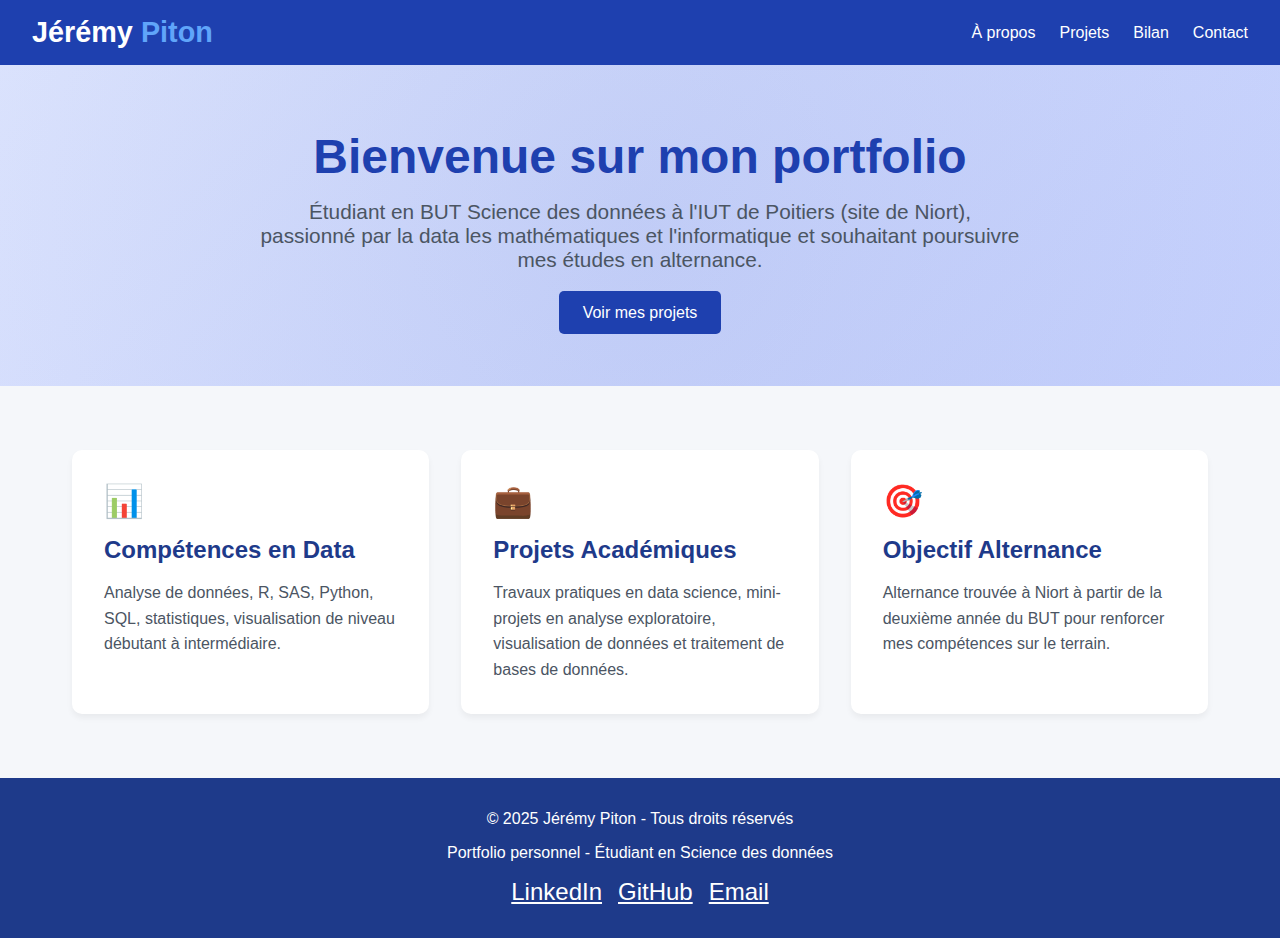
<file: index.html>
<!DOCTYPE html>
<html lang="fr">
<head>
    <meta charset="UTF-8">
    <meta name="viewport" content="width=device-width, initial-scale=1.0">
    <title>Jérémy Piton - Portfolio</title>
    <link rel="stylesheet" href="./styles/style.css">
</head>
<body>
    <header>
        <nav>
            <div class="logo"><a href="./index.html" style="text-decoration: none; color: inherit;">Jérémy <span>Piton</span></a></div>
            <div class="nav-links">
                <a href="./pages/about.html">À propos</a>
                <a href="./pages/projet.html">Projets</a>
                <a href="./pages/bilan.html">Bilan</a>
                <a href="./pages/contact.html">Contact</a>
            </div>
        </nav>
    </header>
    
    <section class="hero">
        <div class="hero-content">
            <h1>Bienvenue sur mon portfolio</h1>
            <p>Étudiant en BUT Science des données à l'IUT de Poitiers (site de Niort), <br>passionné par la data les mathématiques et l'informatique et souhaitant poursuivre mes études en alternance.</p>
            <a href="./pages/projet.html" class="hero-btn">Voir mes projets</a>
        </div>
    </section>

    <section class="features">
        <div class="feature-card">
            <div class="feature-icon">📊</div>
            <h3>Compétences en Data</h3>
            <p>Analyse de données, R, SAS, Python, SQL, statistiques, visualisation de niveau débutant à intermédiaire.</p>
        </div>
        <div class="feature-card">
            <div class="feature-icon">💼</div>
            <h3>Projets Académiques</h3>
            <p>Travaux pratiques en data science, mini-projets en analyse exploratoire, visualisation de données et traitement de bases de données.</p>
        </div>
        <div class="feature-card">
            <div class="feature-icon">🎯</div>
            <h3>Objectif Alternance</h3>
            <p>Alternance trouvée à Niort à partir de la deuxième année du BUT pour renforcer mes compétences sur le terrain.</p>
        </div>
    </section>
    
    <footer>
        <p>© 2025 Jérémy Piton - Tous droits réservés</p>
        <p>Portfolio personnel - Étudiant en Science des données</p>
        <div class="social-links">
            <a href="https://www.linkedin.com/in/j%C3%A9r%C3%A9my-piton-b1ab8a340/">LinkedIn</a>
            <a href="https://github.com/butsdjeremypiton">GitHub</a>
            <a href="mailto:jmyptn@gmail.com">Email</a>
        </div>
    </footer>
</body>
</html>
</file>
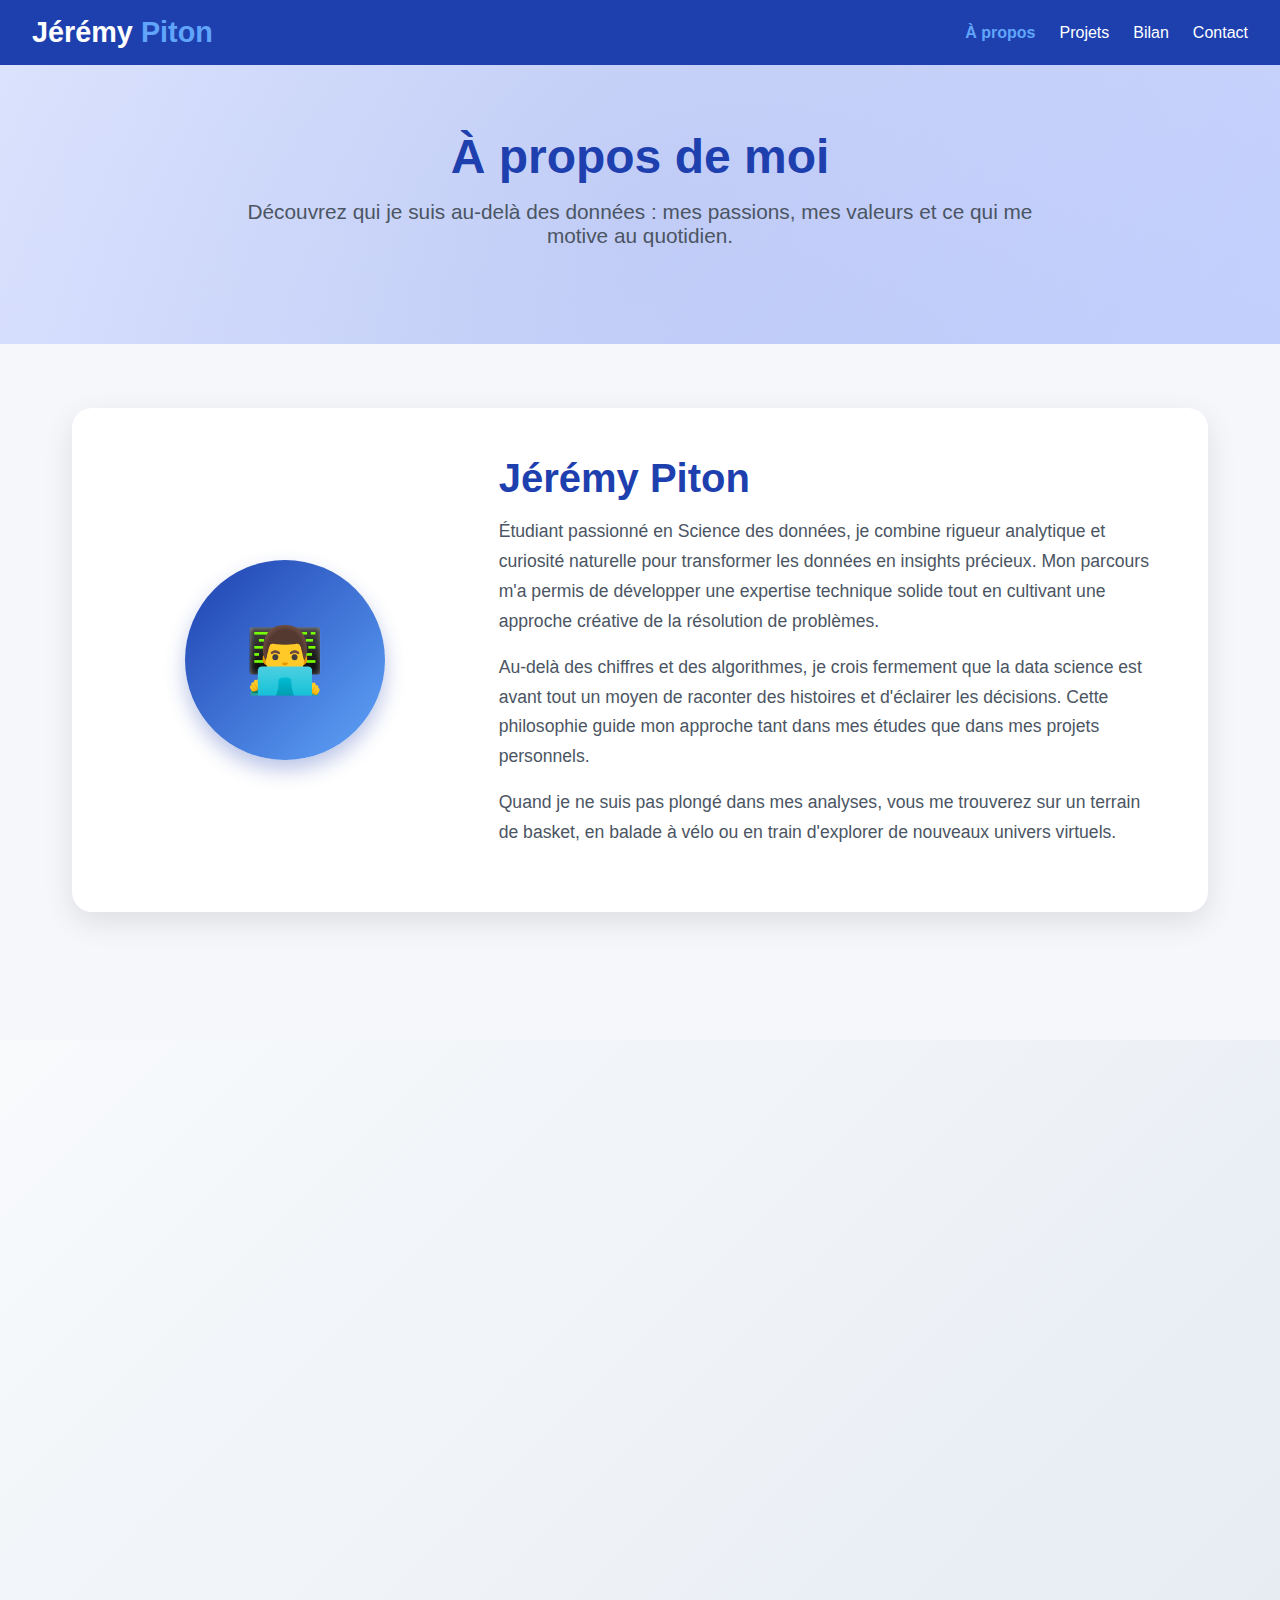
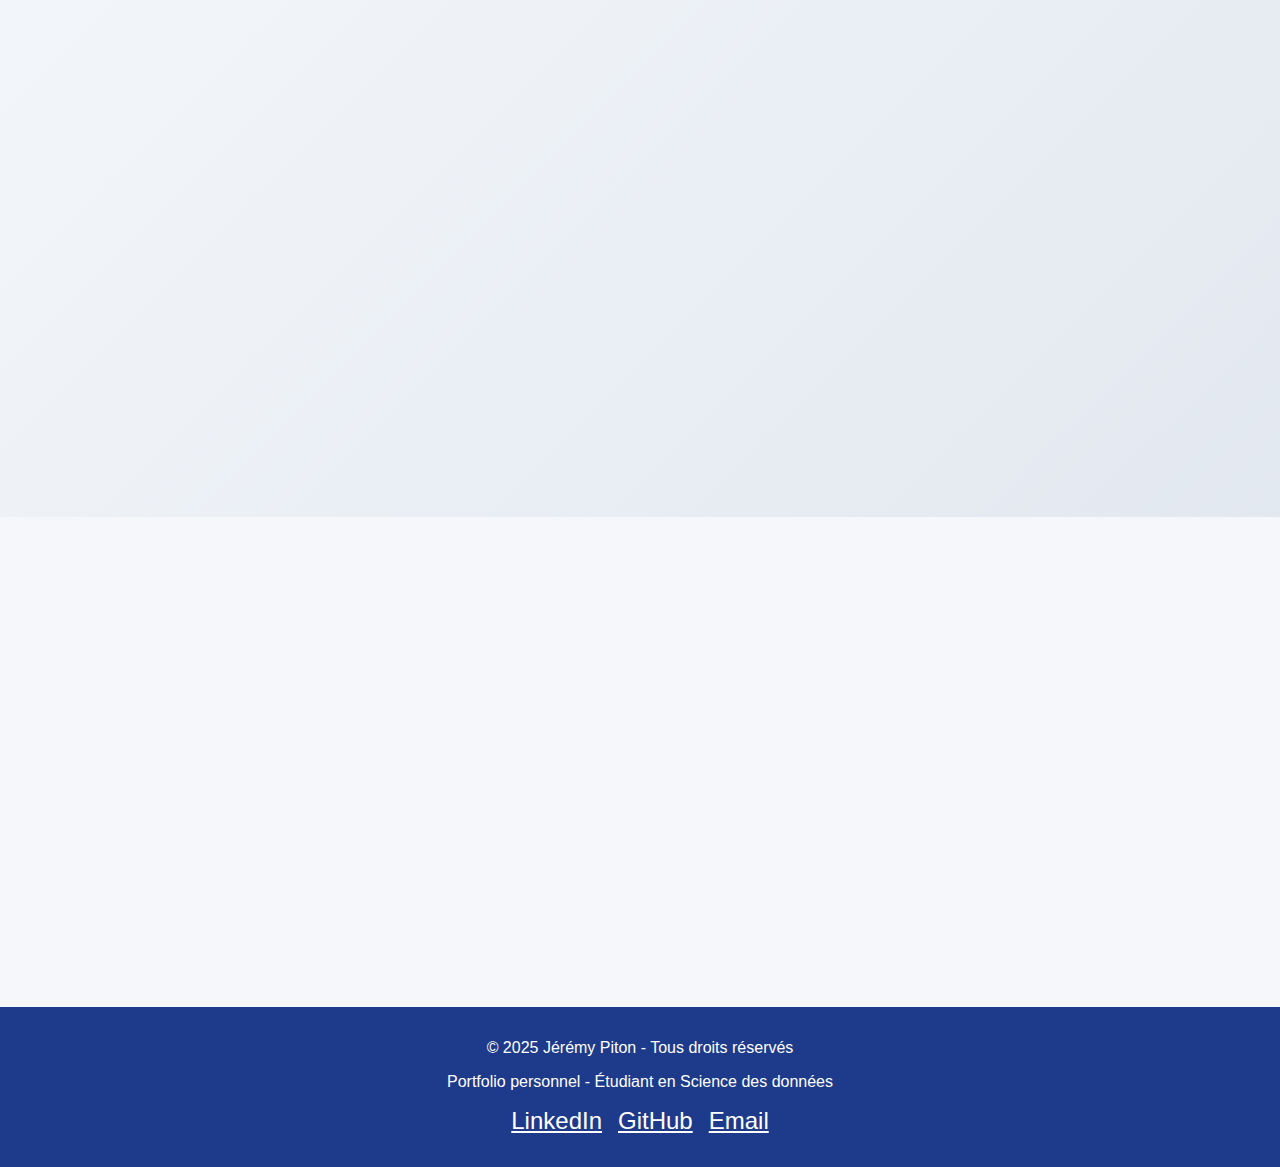
<file: about.html>
<!DOCTYPE html>
<html lang="fr">
<head>
    <meta charset="UTF-8">
    <meta name="viewport" content="width=device-width, initial-scale=1.0">
    <title>Jérémy Piton - À propos</title>
    <style>
        /* Reset et base */
        * {
            margin: 0;
            padding: 0;
            box-sizing: border-box;
            font-family: 'Segoe UI', Tahoma, Geneva, Verdana, sans-serif;
        }

        body {
            background-color: #f5f7fa;
            color: #333;
            overflow-x: hidden;
        }

        /* Header */
        header {
            background-color: #1e40af;
            color: white;
            padding: 1rem 2rem;
            box-shadow: 0 2px 10px rgba(0,0,0,0.1);
        }

        nav {
            display: flex;
            justify-content: space-between;
            align-items: center;
        }

        .logo {
            font-size: 1.8rem;
            font-weight: bold;
            display: flex;
            align-items: center;
        }

        .logo span {
            color: #60a5fa;
        }

        .nav-links {
            display: flex;
            gap: 1.5rem;
        }

        .nav-links a {
            color: white;
            text-decoration: none;
            font-weight: 500;
            transition: color 0.3s;
        }

        .nav-links a:hover {
            color: #60a5fa;
        }

        .nav-links a.active {
            color: #60a5fa;
            font-weight: 600;
        }

        /* Hero section */
        .hero {
            padding: 4rem 2rem;
            display: flex;
            flex-direction: column;
            align-items: center;
            text-align: center;
            background: linear-gradient(135deg, #e0e7ff 0%, #c7d2fe 100%);
            position: relative;
            overflow: hidden;
        }

        .hero::before {
            content: '';
            position: absolute;
            top: -50%;
            left: -50%;
            width: 200%;
            height: 200%;
            background: radial-gradient(circle, rgba(30, 64, 175, 0.1) 0%, transparent 70%);
            animation: float 20s infinite linear;
        }

        @keyframes float {
            0% { transform: rotate(0deg); }
            100% { transform: rotate(360deg); }
        }

        .hero-content {
            position: relative;
            z-index: 2;
        }

        .hero h1 {
            font-size: 3rem;
            margin-bottom: 1rem;
            color: #1e40af;
            animation: slideInFromTop 1s ease-out;
        }

        .hero p {
            font-size: 1.3rem;
            max-width: 800px;
            margin-bottom: 2rem;
            color: #4b5563;
            animation: slideInFromBottom 1s ease-out 0.3s both;
        }

        @keyframes slideInFromTop {
            0% { opacity: 0; transform: translateY(-50px); }
            100% { opacity: 1; transform: translateY(0); }
        }

        @keyframes slideInFromBottom {
            0% { opacity: 0; transform: translateY(50px); }
            100% { opacity: 1; transform: translateY(0); }
        }

        /* Profile section */
        .profile-section {
            padding: 4rem 2rem;
            max-width: 1200px;
            margin: 0 auto;
        }

        .profile-card {
            background: white;
            border-radius: 20px;
            padding: 3rem;
            box-shadow: 0 10px 30px rgba(0,0,0,0.1);
            margin-bottom: 4rem;
            animation: fadeInUp 1s ease-out;
        }

        @keyframes fadeInUp {
            0% { opacity: 0; transform: translateY(30px); }
            100% { opacity: 1; transform: translateY(0); }
        }

        .profile-content {
            display: grid;
            grid-template-columns: 1fr 2fr;
            gap: 3rem;
            align-items: center;
        }

        .profile-image {
            width: 200px;
            height: 200px;
            border-radius: 50%;
            background: linear-gradient(135deg, #1e40af, #60a5fa);
            display: flex;
            align-items: center;
            justify-content: center;
            font-size: 4rem;
            color: white;
            margin: 0 auto;
            box-shadow: 0 10px 20px rgba(30, 64, 175, 0.3);
            transition: transform 0.3s ease;
        }

        .profile-image:hover {
            transform: scale(1.05) rotate(5deg);
        }

        .profile-text h2 {
            color: #1e40af;
            font-size: 2.5rem;
            margin-bottom: 1rem;
        }

        .profile-text p {
            font-size: 1.1rem;
            line-height: 1.7;
            color: #4b5563;
            margin-bottom: 1rem;
        }

        /* Passions section */
        .passions-section {
            padding: 4rem 2rem;
            background: linear-gradient(135deg, #f8fafc 0%, #e2e8f0 100%);
        }

        .passions-title {
            text-align: center;
            margin-bottom: 4rem;
            animation: fadeInUp 1s ease-out;
        }

        .passions-title h2 {
            font-size: 2.5rem;
            color: #1e40af;
            margin-bottom: 1rem;
        }

        .passions-grid {
            display: grid;
            grid-template-columns: repeat(auto-fit, minmax(350px, 1fr));
            gap: 3rem;
            max-width: 1400px;
            margin: 0 auto;
        }

        /* Basketball card */
        .passion-card {
            background: white;
            border-radius: 20px;
            padding: 2.5rem;
            box-shadow: 0 10px 30px rgba(0,0,0,0.1);
            transition: transform 0.3s ease, box-shadow 0.3s ease;
            position: relative;
            overflow: hidden;
        }

        .passion-card:hover {
            transform: translateY(-10px);
            box-shadow: 0 20px 40px rgba(0,0,0,0.15);
        }

        .basketball-card {
            background: linear-gradient(135deg, #ff6b35 0%, #f7931e 100%);
            color: white;
        }

        .basketball-court {
            position: absolute;
            top: 0;
            right: 0;
            width: 100px;
            height: 100px;
            opacity: 0.2;
            background: 
                radial-circle at 50px 50px,
                transparent 20px,
                white 20px,
                white 22px,
                transparent 22px;
        }

        .basketball-animation {
            position: absolute;
            top: 20px;
            right: 20px;
            width: 40px;
            height: 40px;
            background: #8b4513;
            border-radius: 50%;
            border: 2px solid #654321;
            animation: bounce 2s infinite ease-in-out;
        }

        .basketball-animation::before {
            content: '';
            position: absolute;
            top: 50%;
            left: 50%;
            transform: translate(-50%, -50%);
            width: 30px;
            height: 1px;
            background: #654321;
            box-shadow: 
                0 -8px 0 #654321,
                0 8px 0 #654321,
                -8px 0 0 #654321,
                8px 0 0 #654321;
        }

        @keyframes bounce {
            0%, 100% { transform: translateY(0); }
            50% { transform: translateY(-20px); }
        }

        /* Cycling card */
        .cycling-card {
            background: linear-gradient(135deg, #10b981 0%, #059669 100%);
            color: white;
        }

        .bike-image {
            width: 100%;
            height: 200px;
            background: url('../documents/velo.jpg') center/cover;
            border-radius: 10px;
            margin-bottom: 1.5rem;
            position: relative;
            overflow: hidden;
        }

        .bike-image::before {
            content: '';
            position: absolute;
            top: 0;
            left: -100%;
            width: 100%;
            height: 100%;
            background: linear-gradient(90deg, transparent, rgba(255,255,255,0.4), transparent);
            transition: left 0.5s ease;
        }

        .cycling-card:hover .bike-image::before {
            left: 100%;
        }

        /* Gaming card */
        .gaming-card {
            background: linear-gradient(135deg, #8b5cf6 0%, #7c3aed 100%);
            color: white;
        }

        .gaming-setup {
            width: 100%;
            height: 200px;
            background: url('https://images.unsplash.com/photo-1542751371-adc38448a05e?w=400&h=200&fit=crop&crop=center') center/cover;
            border-radius: 10px;
            margin-bottom: 1.5rem;
            position: relative;
        }

        .gaming-lights {
            position: absolute;
            top: 10px;
            right: 10px;
            width: 20px;
            height: 20px;
            border-radius: 50%;
            background: #00ff00;
            box-shadow: 
                0 0 10px #00ff00,
                30px 0 0 #ff0000,
                30px 0 10px #ff0000,
                60px 0 0 #0000ff,
                60px 0 10px #0000ff;
            animation: pulse 2s infinite;
        }

        @keyframes pulse {
            0%, 100% { opacity: 1; }
            50% { opacity: 0.5; }
        }

        .passion-card h3 {
            font-size: 1.8rem;
            margin-bottom: 1rem;
            display: flex;
            align-items: center;
            gap: 0.5rem;
        }

        .passion-card p {
            font-size: 1.1rem;
            line-height: 1.6;
            margin-bottom: 1rem;
        }

        .passion-stats {
            display: flex;
            gap: 2rem;
            margin-top: 1.5rem;
        }

        .stat {
            text-align: center;
        }

        .stat-number {
            font-size: 1.5rem;
            font-weight: bold;
            display: block;
        }

        .stat-label {
            font-size: 0.9rem;
            opacity: 0.8;
        }

        /* Skills section */
        .skills-section {
            padding: 4rem 2rem;
            max-width: 1200px;
            margin: 0 auto;
        }

        .skills-title {
            text-align: center;
            margin-bottom: 3rem;
        }

        .skills-title h2 {
            font-size: 2.5rem;
            color: #1e40af;
            margin-bottom: 1rem;
        }

        .skills-grid {
            display: grid;
            grid-template-columns: repeat(auto-fit, minmax(250px, 1fr));
            gap: 2rem;
        }

        .skill-item {
            background: white;
            padding: 2rem;
            border-radius: 15px;
            box-shadow: 0 5px 15px rgba(0,0,0,0.1);
            text-align: center;
            transition: transform 0.3s ease;
        }

        .skill-item:hover {
            transform: translateY(-5px);
        }

        .skill-icon {
            font-size: 3rem;
            margin-bottom: 1rem;
        }

        .skill-item h4 {
            color: #1e40af;
            margin-bottom: 0.5rem;
        }

        /* Footer */
        footer {
            background-color: #1e3a8a;
            color: white;
            padding: 2rem;
            text-align: center;
        }

        footer p {
            margin-bottom: 1rem;
        }

        .social-links {
            display: flex;
            justify-content: center;
            gap: 1rem;
            margin-top: 1rem;
        }

        .social-links a {
            color: white;
            font-size: 1.5rem;
            transition: color 0.3s;
        }

        .social-links a:hover {
            color: #60a5fa;
        }

        /* Responsive */
        @media (max-width: 768px) {
            .profile-content {
                grid-template-columns: 1fr;
                text-align: center;
            }
            
            .passions-grid {
                grid-template-columns: 1fr;
            }
            
            .hero h1 {
                font-size: 2rem;
            }
            
            .passion-stats {
                justify-content: center;
            }
        }

        /* Animation on scroll */
        .animate-on-scroll {
            opacity: 0;
            transform: translateY(30px);
            transition: all 0.6s ease;
        }

        .animate-on-scroll.visible {
            opacity: 1;
            transform: translateY(0);
        }
    </style>
</head>
<body>
    <header>
        <nav>
            <div class="logo"><a href="../index.html" style="text-decoration: none; color: inherit;">Jérémy <span>Piton</span></a></div>
            <div class="nav-links">
                <a href="./about.html" style="color: #60a5fa;" class="active">À propos</a>
                <a href="./projet.html">Projets</a>
                <a href="./bilan.html">Bilan</a>
                <a href="./contact.html">Contact</a>
            </div>
        </nav>
    </header>

    <section class="hero">
        <div class="hero-content">
            <h1>À propos de moi</h1>
            <p>Découvrez qui je suis au-delà des données : mes passions, mes valeurs et ce qui me motive au quotidien.</p>
        </div>
    </section>

    <section class="profile-section">
        <div class="profile-card animate-on-scroll">
            <div class="profile-content">
                <div class="profile-image">
                    👨‍💻
                </div>
                <div class="profile-text">
                    <h2>Jérémy Piton</h2>
                    <p>Étudiant passionné en Science des données, je combine rigueur analytique et curiosité naturelle pour transformer les données en insights précieux. Mon parcours m'a permis de développer une expertise technique solide tout en cultivant une approche créative de la résolution de problèmes.</p>
                    <p>Au-delà des chiffres et des algorithmes, je crois fermement que la data science est avant tout un moyen de raconter des histoires et d'éclairer les décisions. Cette philosophie guide mon approche tant dans mes études que dans mes projets personnels.</p>
                    <p>Quand je ne suis pas plongé dans mes analyses, vous me trouverez sur un terrain de basket, en balade à vélo ou en train d'explorer de nouveaux univers virtuels.</p>
                </div>
            </div>
        </div>
    </section>

    <section class="passions-section">
        <div class="passions-title animate-on-scroll">
            <h2>Mes passions</h2>
            <p>Les activités qui nourrissent ma créativité et mon équilibre</p>
        </div>

        <div class="passions-grid">
            <div class="passion-card basketball-card animate-on-scroll">
                <div class="basketball-court"></div>
                <div class="basketball-animation"></div>
                <h3>🏀 Basketball</h3>
                <p>Le basket est bien plus qu'un sport pour moi, c'est une école de vie. Chaque match m'enseigne la stratégie, le travail d'équipe et la persévérance. L'analyse tactique du jeu rejoint d'ailleurs ma passion pour l'analyse de données !</p>
                <p>J'apprécie particulièrement l'aspect mental du basketball : lire le jeu, anticiper les mouvements adverses, et prendre des décisions rapides sous pression.</p>
                <div class="passion-stats">
                    <div class="stat">
                        <span class="stat-number">1</span>
                        <span class="stat-label">ans de pratique</span>
                    </div>
                    <div class="stat">
                        <span class="stat-number">2x</span>
                        <span class="stat-label">par semaine</span>
                    </div>
                </div>
            </div>

            <div class="passion-card cycling-card animate-on-scroll">
                <div class="bike-image"></div>
                <h3>🚴‍♂️ Cyclisme</h3>
                <p>Le vélo représente pour moi la liberté pure. Que ce soit pour des balades contemplatives en nature ou des sorties plus sportives, chaque sortie est une évasion et un moment de reconnexion avec soi-même.</p>
                <p>J'adore explorer de nouveaux itinéraires, découvrir des paysages cachés et repousser mes limites physiques. C'est aussi un excellent moyen de décompresser après une journée intensive d'études.</p>
                <div class="passion-stats">
                    <div class="stat">
                        <span class="stat-number">150</span>
                        <span class="stat-label">km/mois</span>
                    </div>
                    <div class="stat">
                        <span class="stat-number">5</span>
                        <span class="stat-label">ans d'expérience</span>
                    </div>
                </div>
            </div>

            <div class="passion-card gaming-card animate-on-scroll">
                <div class="gaming-setup">
                    <div class="gaming-lights"></div>
                </div>
                <h3>🎮 Jeux vidéo</h3>
                <p>Les jeux vidéo sont ma passion depuis l'enfance. Au-delà du divertissement, ils nourrissent ma créativité, ma capacité de résolution de problèmes et ma compréhension des systèmes complexes.</p>
                <p>Je suis particulièrement attiré par les jeux de stratégie et les RPG qui demandent réflexion et planification. C'est fascinant de voir comment les mécaniques de jeu peuvent s'appliquer à des problématiques réelles !</p>
                <div class="passion-stats">
                    <div class="stat">
                        <span class="stat-number">5</span>
                        <span class="stat-label">ans de gaming</span>
                    </div>
                    <div class="stat">
                        <span class="stat-number">∞</span>
                        <span class="stat-label">heures de plaisir</span>
                    </div>
                </div>
            </div>
        </div>
    </section>

    <section class="skills-section">
        <div class="skills-title animate-on-scroll">
            <h2>Mes valeurs</h2>
            <p>Les principes qui guident mon approche professionnelle et personnelle</p>
        </div>
        <div class="skills-grid">
            <div class="skill-item animate-on-scroll">
                <div class="skill-icon">🎯</div>
                <h4>Précision</h4>
                <p>Attention aux détails et recherche d'excellence dans chaque projet</p>
            </div>
            <div class="skill-item animate-on-scroll">
                <div class="skill-icon">🤝</div>
                <h4>Collaboration</h4>
                <p>Travail d'équipe et partage de connaissances pour atteindre nos objectifs</p>
            </div>
            <div class="skill-item animate-on-scroll">
                <div class="skill-icon">💡</div>
                <h4>Innovation</h4>
                <p>Curiosité constante et recherche de solutions créatives aux défis complexes</p>
            </div>
            <div class="skill-item animate-on-scroll">
                <div class="skill-icon">📈</div>
                <h4>Amélioration continue</h4>
                <p>Apprentissage permanent et remise en question pour progresser</p>
            </div>
        </div>
    </section>

    <footer>
        <p>© 2025 Jérémy Piton - Tous droits réservés</p>
        <p>Portfolio personnel - Étudiant en Science des données</p>
        <div class="social-links">
            <a href="https://www.linkedin.com/in/j%C3%A9r%C3%A9my-piton-b1ab8a340/">LinkedIn</a>
            <a href="https://github.com/butsdjeremypiton">GitHub</a>
            <a href="mailto:jmyptn@gmail.com">Email</a>
        </div>
    </footer>

    <script>
        // Animation on scroll
        const observerOptions = {
            threshold: 0.1,
            rootMargin: '0px 0px -50px 0px'
        };

        const observer = new IntersectionObserver(function(entries) {
            entries.forEach(entry => {
                if (entry.isIntersecting) {
                    entry.target.classList.add('visible');
                }
            });
        }, observerOptions);

        document.querySelectorAll('.animate-on-scroll').forEach(el => {
            observer.observe(el);
        });

        // Easter egg: click on basketball animation
        const basketball = document.querySelector('.basketball-animation');
        let clickCount = 0;
        
        basketball.addEventListener('click', function() {
            clickCount++;
            this.style.animation = 'bounce 0.5s ease-out';
            
            setTimeout(() => {
                this.style.animation = 'bounce 2s infinite ease-in-out';
            }, 500);
            
            if (clickCount === 5) {
                alert("🏀 Vous avez trouvé l'easter egg ! Vous êtes aussi persévérant qu'un joueur de basket ! 🏀");
                clickCount = 0;
            }
        });

        // Parallax effect for hero section
        window.addEventListener('scroll', () => {
            const scrolled = window.pageYOffset;
            const hero = document.querySelector('.hero');
            const rate = scrolled * -0.5;
            
            if (hero) {
                hero.style.transform = `translateY(${rate}px)`;
            }
        });

        // Dynamic bike wheel rotation effect
        const bikeImage = document.querySelector('.bike-image');
        let rotation = 0;

        bikeImage.addEventListener('mouseenter', function() {
            const rotateInterval = setInterval(() => {
                rotation += 10;
                this.style.transform = `rotate(${rotation}deg)`;
                
                if (rotation >= 360) {
                    rotation = 0;
                    clearInterval(rotateInterval);
                    this.style.transform = 'rotate(0deg)';
                }
            }, 50);
        });

        // Gaming card interactive lights
        const gamingCard = document.querySelector('.gaming-card');
        gamingCard.addEventListener('mouseenter', function() {
            const lights = this.querySelector('.gaming-lights');
            lights.style.animation = 'pulse 0.5s infinite';
        });

        gamingCard.addEventListener('mouseleave', function() {
            const lights = this.querySelector('.gaming-lights');
            lights.style.animation = 'pulse 2s infinite';
        });
    </script>
</body>
</html>
</file>
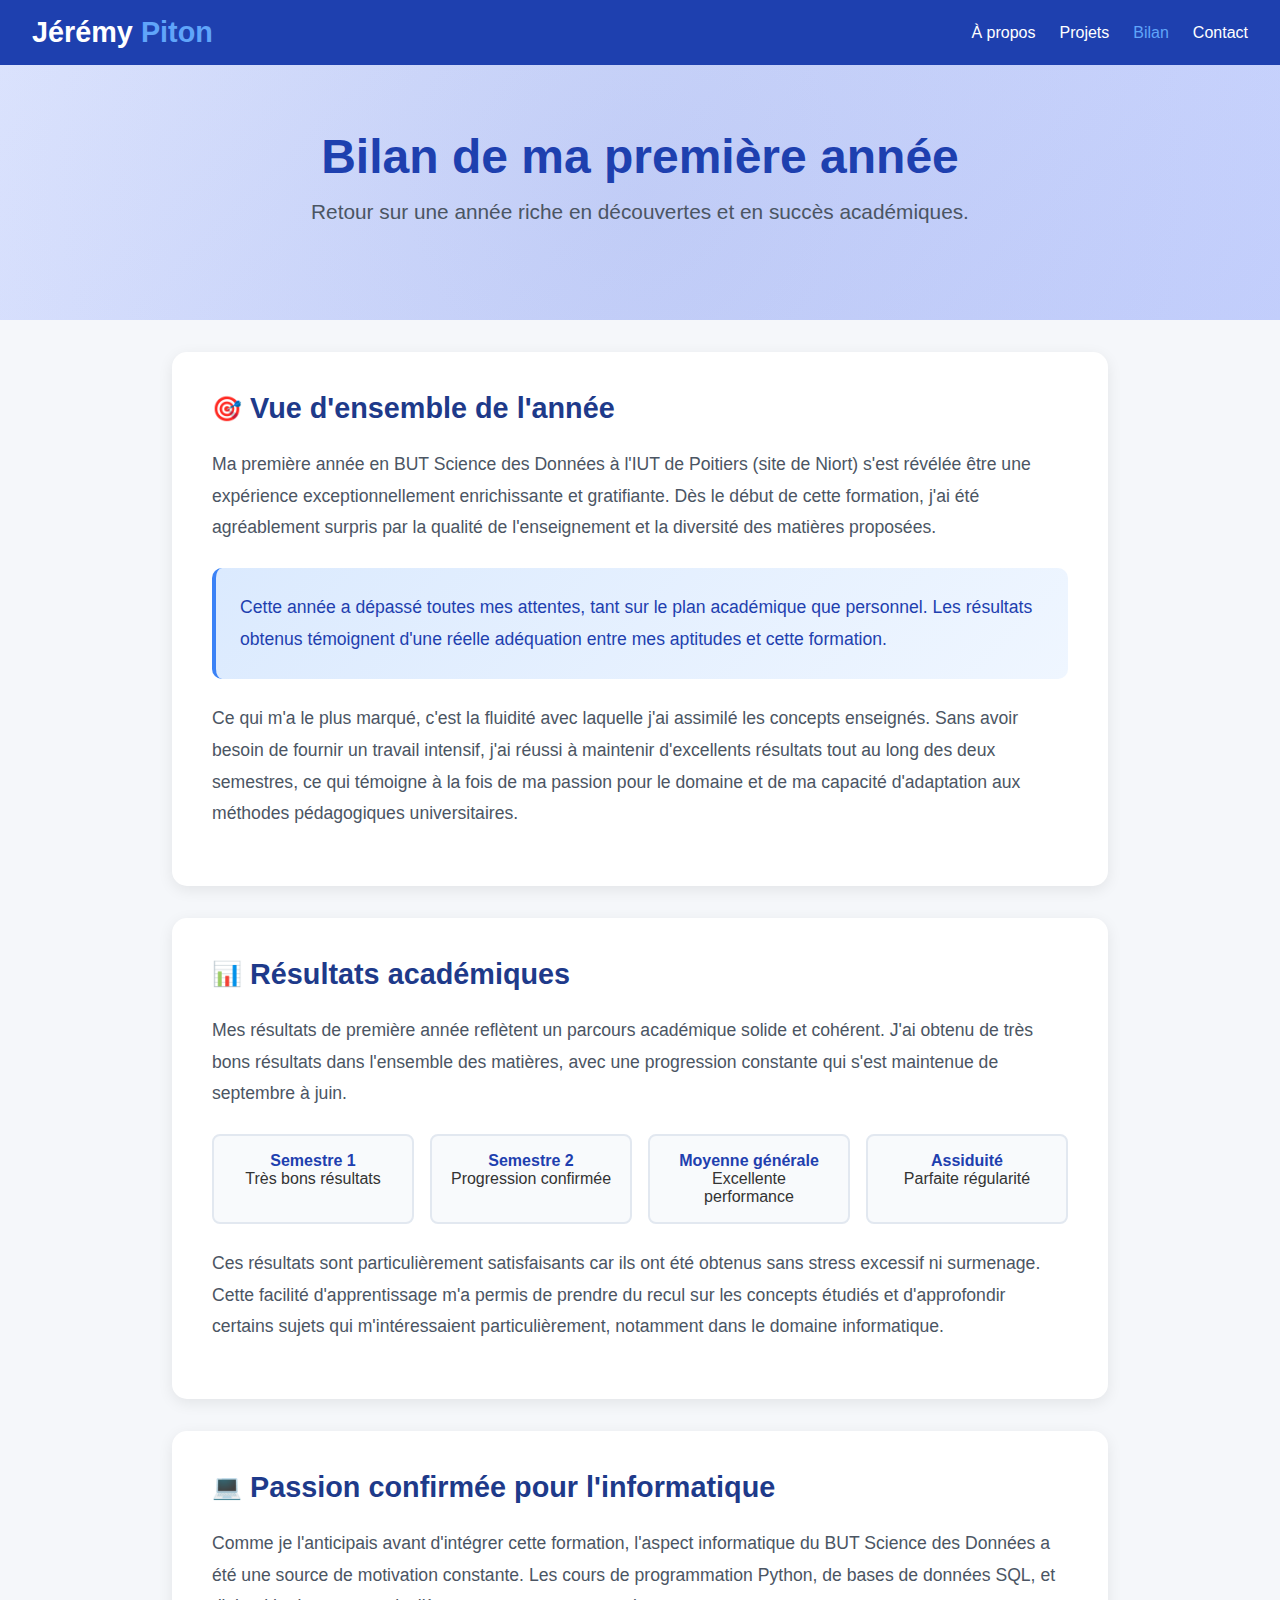
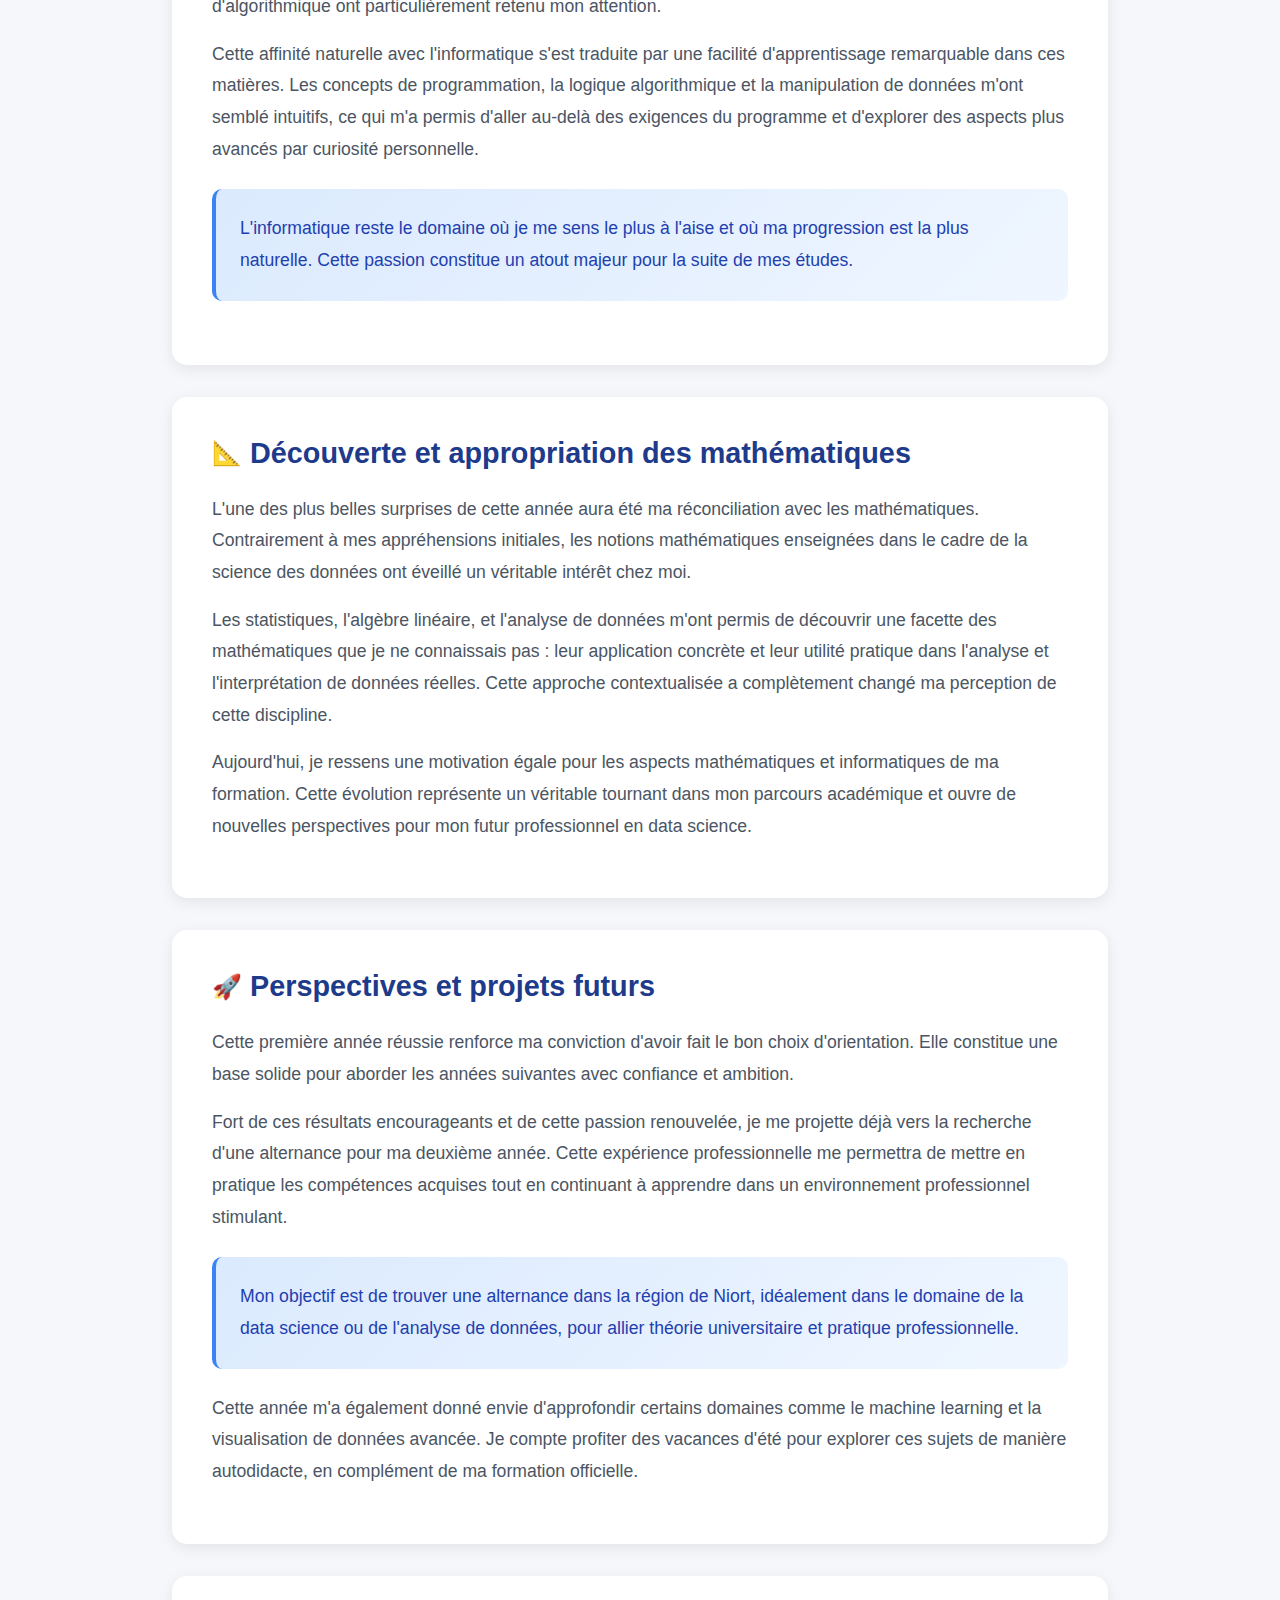
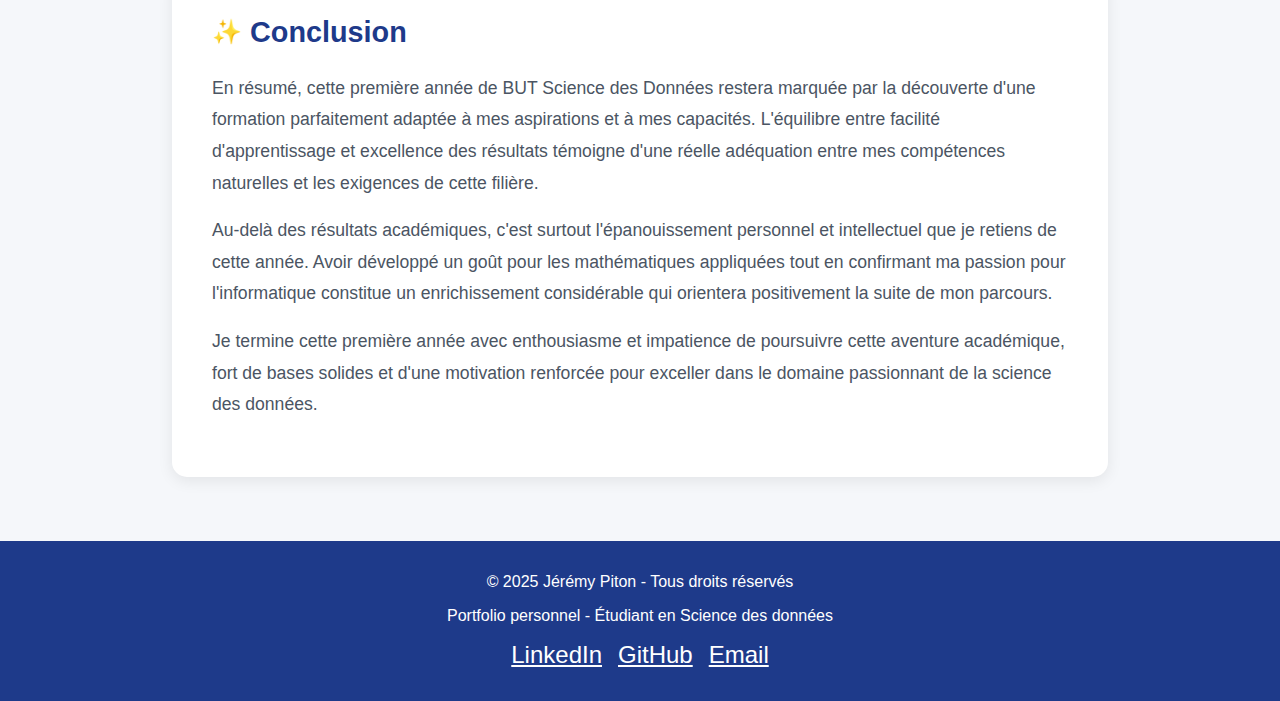
<file: bilan.html>
<!DOCTYPE html>
<html lang="fr">
<head>
    <meta charset="UTF-8">
    <meta name="viewport" content="width=device-width, initial-scale=1.0">
    <title>Bilan BUT SD 1 - Jérémy Piton</title>
    <link rel="stylesheet" href="../styles/style.css">
</head>
<body>
    <header>
        <nav>
            <div class="logo"><a href="../index.html" style="text-decoration: none; color: inherit;">Jérémy <span>Piton</span></a></div>
            <div class="nav-links">
                <a href="./about.html">À propos</a>
                <a href="./projet.html">Projets</a>
                <a href="./bilan.html" style="color: #60a5fa;">Bilan</a>
                <a href="./contact.html">Contact</a>
            </div>
        </nav>
    </header>

    <section class="hero">
        <div class="hero-content">
            <h1>Bilan de ma première année</h1>
            <p>Retour sur une année riche en découvertes et en succès académiques.</p>
        </div>
    </section>

    <div class="bilan-container">
        <div class="bilan-section">
            <h2><span class="section-icon">🎯</span>Vue d'ensemble de l'année</h2>
            <p>Ma première année en BUT Science des Données à l'IUT de Poitiers (site de Niort) s'est révélée être une expérience exceptionnellement enrichissante et gratifiante. Dès le début de cette formation, j'ai été agréablement surpris par la qualité de l'enseignement et la diversité des matières proposées.</p>
            
            <div class="highlight-box">
                <p>Cette année a dépassé toutes mes attentes, tant sur le plan académique que personnel. Les résultats obtenus témoignent d'une réelle adéquation entre mes aptitudes et cette formation.</p>
            </div>
            
            <p>Ce qui m'a le plus marqué, c'est la fluidité avec laquelle j'ai assimilé les concepts enseignés. Sans avoir besoin de fournir un travail intensif, j'ai réussi à maintenir d'excellents résultats tout au long des deux semestres, ce qui témoigne à la fois de ma passion pour le domaine et de ma capacité d'adaptation aux méthodes pédagogiques universitaires.</p>
        </div>

        <div class="bilan-section">
            <h2><span class="section-icon">📊</span>Résultats académiques</h2>
            <p>Mes résultats de première année reflètent un parcours académique solide et cohérent. J'ai obtenu de très bons résultats dans l'ensemble des matières, avec une progression constante qui s'est maintenue de septembre à juin.</p>
            
            <div class="skills-grid">
                <div class="skill-item">
                    <strong>Semestre 1</strong><br>
                    Très bons résultats
                </div>
                <div class="skill-item">
                    <strong>Semestre 2</strong><br>
                    Progression confirmée
                </div>
                <div class="skill-item">
                    <strong>Moyenne générale</strong><br>
                    Excellente performance
                </div>
                <div class="skill-item">
                    <strong>Assiduité</strong><br>
                    Parfaite régularité
                </div>
            </div>
            
            <p>Ces résultats sont particulièrement satisfaisants car ils ont été obtenus sans stress excessif ni surmenage. Cette facilité d'apprentissage m'a permis de prendre du recul sur les concepts étudiés et d'approfondir certains sujets qui m'intéressaient particulièrement, notamment dans le domaine informatique.</p>
        </div>

        <div class="bilan-section">
            <h2><span class="section-icon">💻</span>Passion confirmée pour l'informatique</h2>
            <p>Comme je l'anticipais avant d'intégrer cette formation, l'aspect informatique du BUT Science des Données a été une source de motivation constante. Les cours de programmation Python, de bases de données SQL, et d'algorithmique ont particulièrement retenu mon attention.</p>
            
            <p>Cette affinité naturelle avec l'informatique s'est traduite par une facilité d'apprentissage remarquable dans ces matières. Les concepts de programmation, la logique algorithmique et la manipulation de données m'ont semblé intuitifs, ce qui m'a permis d'aller au-delà des exigences du programme et d'explorer des aspects plus avancés par curiosité personnelle.</p>
            
            <div class="highlight-box">
                <p>L'informatique reste le domaine où je me sens le plus à l'aise et où ma progression est la plus naturelle. Cette passion constitue un atout majeur pour la suite de mes études.</p>
            </div>
        </div>

        <div class="bilan-section">
            <h2><span class="section-icon">📐</span>Découverte et appropriation des mathématiques</h2>
            <p>L'une des plus belles surprises de cette année aura été ma réconciliation avec les mathématiques. Contrairement à mes appréhensions initiales, les notions mathématiques enseignées dans le cadre de la science des données ont éveillé un véritable intérêt chez moi.</p>
            
            <p>Les statistiques, l'algèbre linéaire, et l'analyse de données m'ont permis de découvrir une facette des mathématiques que je ne connaissais pas : leur application concrète et leur utilité pratique dans l'analyse et l'interprétation de données réelles. Cette approche contextualisée a complètement changé ma perception de cette discipline.</p>
            
            <p>Aujourd'hui, je ressens une motivation égale pour les aspects mathématiques et informatiques de ma formation. Cette évolution représente un véritable tournant dans mon parcours académique et ouvre de nouvelles perspectives pour mon futur professionnel en data science.</p>
        </div>

        <div class="bilan-section">
            <h2><span class="section-icon">🚀</span>Perspectives et projets futurs</h2>
            <p>Cette première année réussie renforce ma conviction d'avoir fait le bon choix d'orientation. Elle constitue une base solide pour aborder les années suivantes avec confiance et ambition.</p>
            
            <p>Fort de ces résultats encourageants et de cette passion renouvelée, je me projette déjà vers la recherche d'une alternance pour ma deuxième année. Cette expérience professionnelle me permettra de mettre en pratique les compétences acquises tout en continuant à apprendre dans un environnement professionnel stimulant.</p>
            
            <div class="highlight-box">
                <p>Mon objectif est de trouver une alternance dans la région de Niort, idéalement dans le domaine de la data science ou de l'analyse de données, pour allier théorie universitaire et pratique professionnelle.</p>
            </div>
            
            <p>Cette année m'a également donné envie d'approfondir certains domaines comme le machine learning et la visualisation de données avancée. Je compte profiter des vacances d'été pour explorer ces sujets de manière autodidacte, en complément de ma formation officielle.</p>
        </div>

        <div class="bilan-section">
            <h2><span class="section-icon">✨</span>Conclusion</h2>
            <p>En résumé, cette première année de BUT Science des Données restera marquée par la découverte d'une formation parfaitement adaptée à mes aspirations et à mes capacités. L'équilibre entre facilité d'apprentissage et excellence des résultats témoigne d'une réelle adéquation entre mes compétences naturelles et les exigences de cette filière.</p>
            
            <p>Au-delà des résultats académiques, c'est surtout l'épanouissement personnel et intellectuel que je retiens de cette année. Avoir développé un goût pour les mathématiques appliquées tout en confirmant ma passion pour l'informatique constitue un enrichissement considérable qui orientera positivement la suite de mon parcours.</p>
            
            <p>Je termine cette première année avec enthousiasme et impatience de poursuivre cette aventure académique, fort de bases solides et d'une motivation renforcée pour exceller dans le domaine passionnant de la science des données.</p>
        </div>
    </div>

    <footer>
        <p>© 2025 Jérémy Piton - Tous droits réservés</p>
        <p>Portfolio personnel - Étudiant en Science des données</p>
        <div class="social-links">
            <a href="https://www.linkedin.com/in/j%C3%A9r%C3%A9my-piton-b1ab8a340/">LinkedIn</a>
            <a href="https://github.com/butsdjeremypiton">GitHub</a>
            <a href="mailto:jmyptn@gmail.com">Email</a>
        </div>
    </footer>
</body>
</html>
</file>
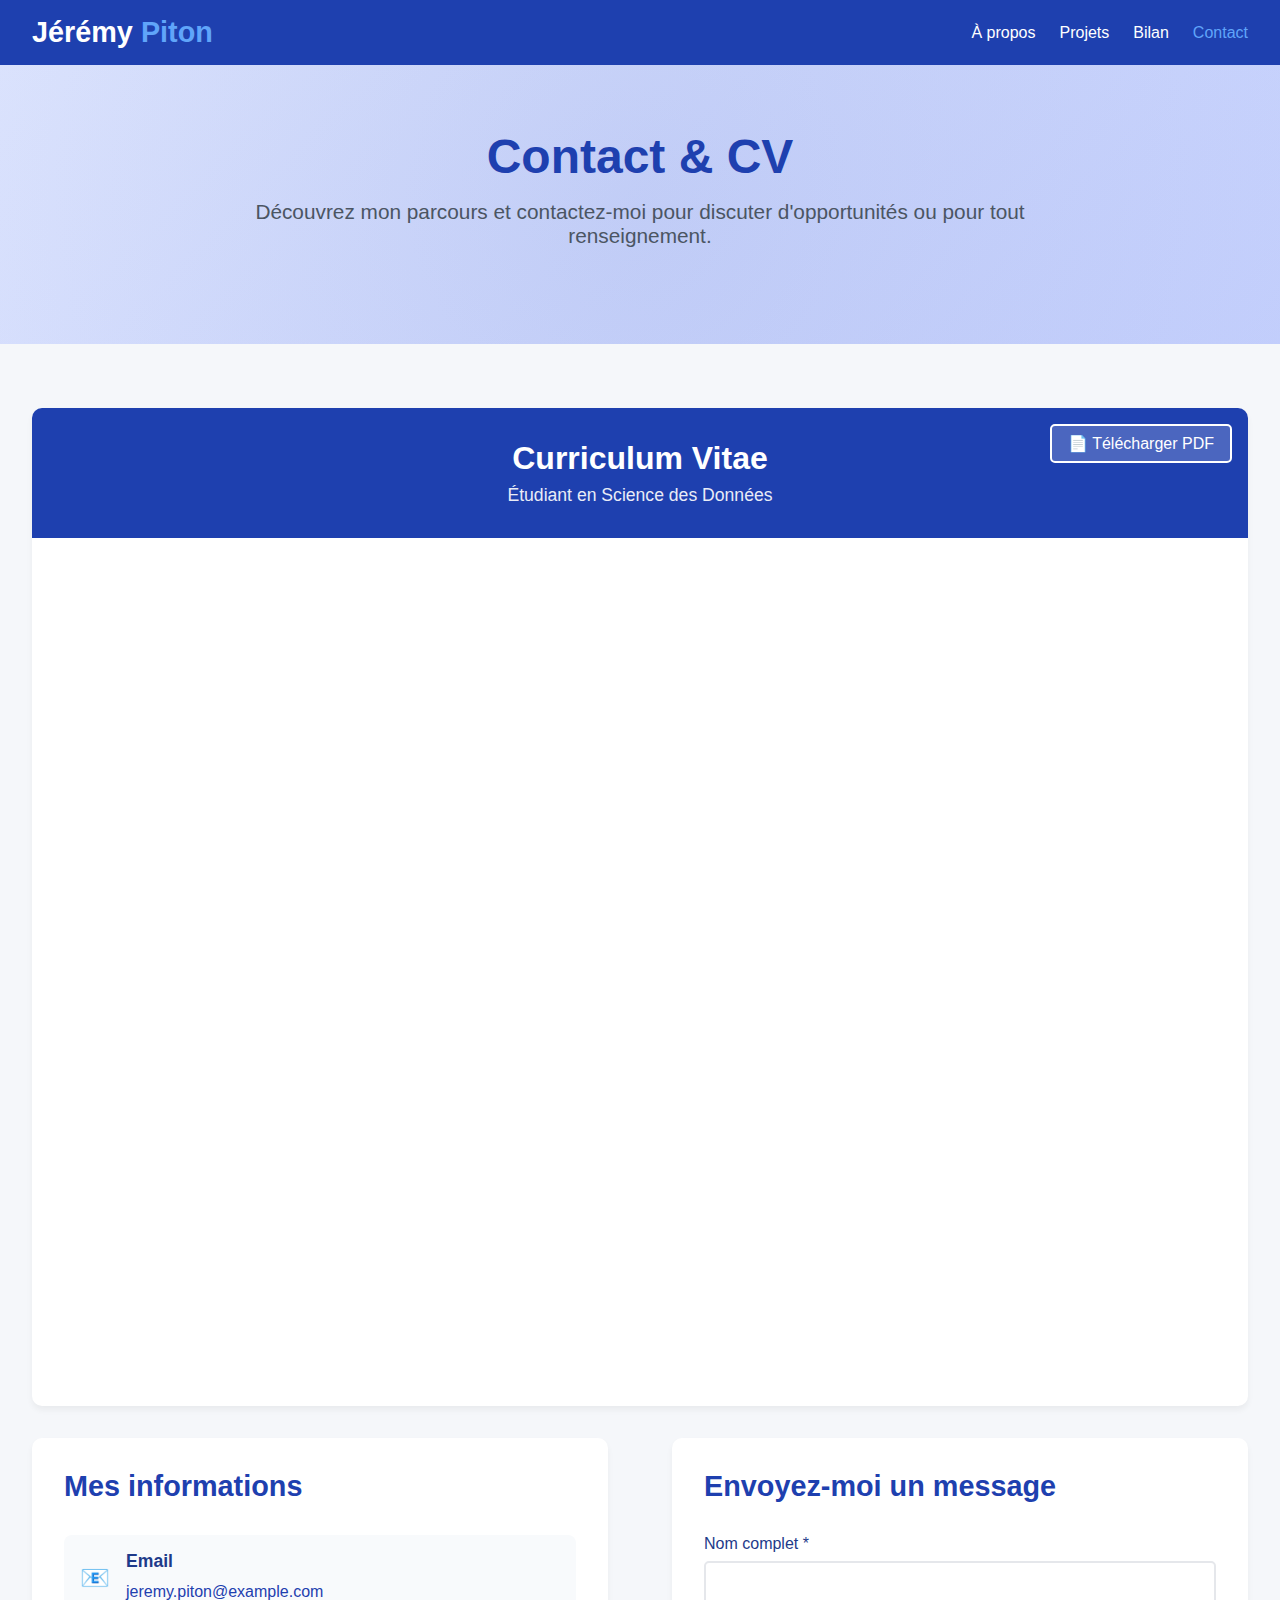
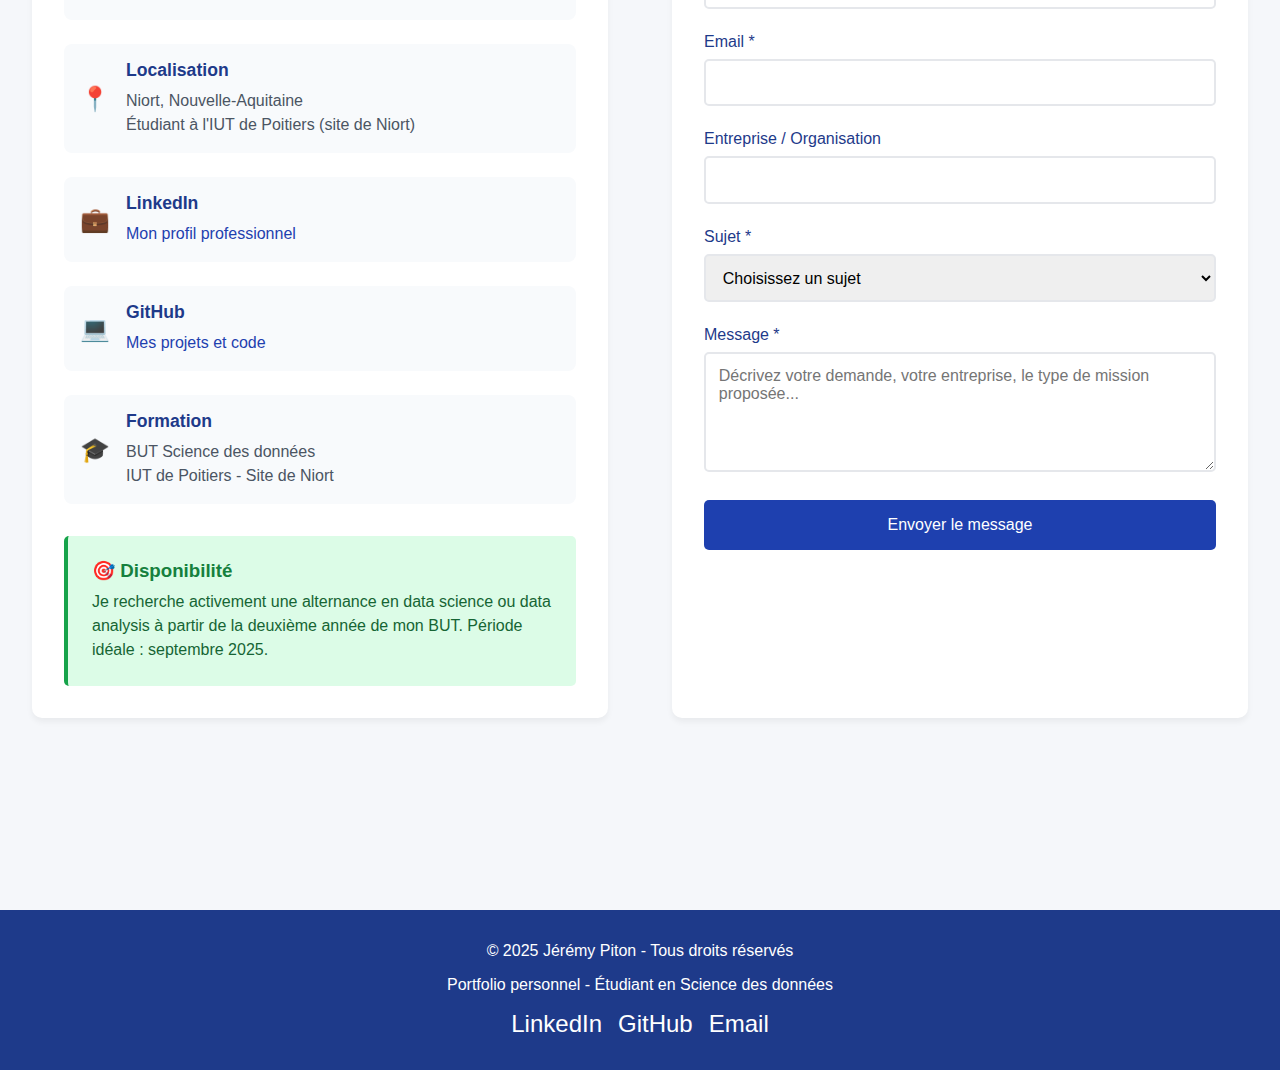
<file: contact.html>
<!DOCTYPE html>
<html lang="fr">
<head>
    <meta charset="UTF-8">
    <meta name="viewport" content="width=device-width, initial-scale=1.0">
    <title>Contact - Jérémy Piton</title>
    <style>
        * {
            margin: 0;
            padding: 0;
            box-sizing: border-box;
            font-family: 'Segoe UI', Tahoma, Geneva, Verdana, sans-serif;
        }

        body {
            background-color: #f5f7fa;
            color: #333;
        }

        header {
            background-color: #1e40af;
            color: white;
            padding: 1rem 2rem;
            box-shadow: 0 2px 10px rgba(0,0,0,0.1);
        }

        nav {
            display: flex;
            justify-content: space-between;
            align-items: center;
        }

        .logo {
            font-size: 1.8rem;
            font-weight: bold;
            display: flex;
            align-items: center;
        }

        .logo span {
            color: #60a5fa;
        }

        .nav-links {
            display: flex;
            gap: 1.5rem;
        }

        .nav-links a {
            color: white;
            text-decoration: none;
            font-weight: 500;
            transition: color 0.3s;
        }

        .nav-links a:hover {
            color: #60a5fa;
        }

        .nav-links a.active {
            color: #60a5fa;
        }

        .main-content {
            max-width: 1400px;
            margin: 0 auto;
            padding: 4rem 2rem;
        }

        .content-grid {
            display: grid;
            grid-template-columns: 1fr 1fr;
            gap: 4rem;
            margin-bottom: 4rem;
        }

        .contact-info {
            background-color: white;
            padding: 2rem;
            border-radius: 10px;
            box-shadow: 0 4px 6px rgba(0,0,0,0.05);
        }

        .contact-info h2 {
            color: #1e40af;
            margin-bottom: 2rem;
            font-size: 1.8rem;
        }

        .info-item {
            display: flex;
            align-items: center;
            margin-bottom: 1.5rem;
            padding: 1rem;
            background-color: #f8fafc;
            border-radius: 8px;
            transition: background-color 0.3s;
        }

        .info-item:hover {
            background-color: #e0e7ff;
        }

        .info-icon {
            font-size: 1.5rem;
            color: #1e40af;
            margin-right: 1rem;
            width: 30px;
            text-align: center;
        }

        .info-text {
            flex: 1;
        }

        .info-text h3 {
            color: #1e3a8a;
            margin-bottom: 0.5rem;
            font-size: 1.1rem;
        }

        .info-text p {
            color: #4b5563;
            line-height: 1.5;
        }

        .info-text a {
            color: #1e40af;
            text-decoration: none;
            font-weight: 500;
        }

        .info-text a:hover {
            text-decoration: underline;
        }

        .contact-form {
            background-color: white;
            padding: 2rem;
            border-radius: 10px;
            box-shadow: 0 4px 6px rgba(0,0,0,0.05);
        }

        .contact-form h2 {
            color: #1e40af;
            margin-bottom: 2rem;
            font-size: 1.8rem;
        }

        .form-group {
            margin-bottom: 1.5rem;
        }

        .form-group label {
            display: block;
            margin-bottom: 0.5rem;
            color: #1e3a8a;
            font-weight: 500;
        }

        .form-group input,
        .form-group textarea,
        .form-group select {
            width: 100%;
            padding: 0.8rem;
            border: 2px solid #e5e7eb;
            border-radius: 5px;
            font-size: 1rem;
            transition: border-color 0.3s;
        }

        .form-group input:focus,
        .form-group textarea:focus,
        .form-group select:focus {
            outline: none;
            border-color: #1e40af;
        }

        .form-group textarea {
            height: 120px;
            resize: vertical;
        }

        .submit-btn {
            width: 100%;
            padding: 1rem;
            background-color: #1e40af;
            color: white;
            border: none;
            border-radius: 5px;
            font-size: 1rem;
            font-weight: 500;
            cursor: pointer;
            transition: background-color 0.3s;
        }

        .submit-btn:hover {
            background-color: #1c3879;
        }

        .availability {
            margin-top: 2rem;
            padding: 1.5rem;
            background-color: #dcfce7;
            border-left: 4px solid #16a34a;
            border-radius: 5px;
        }

        .availability h3 {
            color: #15803d;
            margin-bottom: 0.5rem;
        }

        .availability p {
            color: #166534;
            line-height: 1.5;
        }

        /* Styles pour le CV */
        .cv-section {
            background-color: white;
            border-radius: 10px;
            box-shadow: 0 4px 6px rgba(0,0,0,0.05);
            overflow: hidden;
            margin-bottom: 2rem;
        }

        .cv-header {
            background-color: #1e40af;
            color: white;
            padding: 2rem;
            text-align: center;
            position: relative;
        }

        .cv-header h2 {
            font-size: 2rem;
            margin-bottom: 0.5rem;
        }

        .cv-header p {
            font-size: 1.1rem;
            opacity: 0.9;
        }

        .download-btn {
            position: absolute;
            top: 1rem;
            right: 1rem;
            background-color: rgba(255,255,255,0.2);
            color: white;
            border: 2px solid white;
            padding: 0.5rem 1rem;
            border-radius: 5px;
            text-decoration: none;
            font-weight: 500;
            transition: all 0.3s;
        }

        .download-btn:hover {
            background-color: white;
            color: #1e40af;
        }

        .cv-content {
            padding: 2rem;
        }

        .pdf-embed {
            width: 100%;
            height: 800px;
            border: none;
        }

        footer {
            background-color: #1e3a8a;
            color: white;
            padding: 2rem;
            text-align: center;
            margin-top: 4rem;
        }

        footer p {
            margin-bottom: 1rem;
        }

        .social-links {
            display: flex;
            justify-content: center;
            gap: 1rem;
            margin-top: 1rem;
        }

        .social-links a {
            color: white;
            font-size: 1.5rem;
            transition: color 0.3s;
            text-decoration: none;
        }

        .social-links a:hover {
            color: #60a5fa;
        }

        @media (max-width: 768px) {
            .content-grid {
                grid-template-columns: 1fr;
                gap: 2rem;
            }
            
            .cv-grid {
                grid-template-columns: 1fr;
                gap: 2rem;
            }
            
            .contact-hero h1 {
                font-size: 2rem;
            }
            
            .nav-links {
                flex-direction: column;
                gap: 0.5rem;
            }
            
            nav {
                flex-direction: column;
                gap: 1rem;
            }

            .download-btn {
                position: static;
                margin-top: 1rem;
                display: inline-block;
            }
        }

        .hero {
            padding: 4rem 2rem;
            display: flex;
            flex-direction: column;
            align-items: center;
            text-align: center;
            background: linear-gradient(135deg, #e0e7ff 0%, #c7d2fe 100%);
            position: relative;
            overflow: hidden;
        }

        .hero::before {
            content: '';
            position: absolute;
            top: -50%;
            left: -50%;
            width: 200%;
            height: 200%;
            background: radial-gradient(circle, rgba(30, 64, 175, 0.1) 0%, transparent 70%);
            animation: float 20s infinite linear;
        }

        @keyframes float {
            0% { transform: rotate(0deg); }
            100% { transform: rotate(360deg); }
        }

        .hero-content {
            position: relative;
            z-index: 2;
        }

        .hero h1 {
            font-size: 3rem;
            margin-bottom: 1rem;
            color: #1e40af;
            animation: slideInFromTop 1s ease-out;
        }

        .hero p {
            font-size: 1.3rem;
            max-width: 800px;
            margin-bottom: 2rem;
            color: #4b5563;
            animation: slideInFromBottom 1s ease-out 0.3s both;
        }

        @keyframes slideInFromTop {
            0% { opacity: 0; transform: translateY(-50px); }
            100% { opacity: 1; transform: translateY(0); }
        }

        @keyframes slideInFromBottom {
            0% { opacity: 0; transform: translateY(50px); }
            100% { opacity: 1; transform: translateY(0); }
        }
    </style>
</head>
<body>
    <header>
        <nav>
            <div class="logo"><a href="../index.html" style="text-decoration: none; color: inherit;">Jérémy <span>Piton</span></a></div>
            <div class="nav-links">
                <a href="./about.html">À propos</a>
                <a href="./projet.html">Projets</a>
                <a href="./bilan.html">Bilan</a>
                <a href="./contact.html" style="color: #60a5fa;" class="active">Contact</a>
            </div>
        </nav>
    </header>
    
    <section class="hero">
        <div class="hero-content">
            <h1>Contact & CV</h1>
            <p>Découvrez mon parcours et contactez-moi pour discuter d'opportunités ou pour tout renseignement.</p>
        </div>
    </section>
    
    <div class="main-content">
        <!-- Section CV -->
        <section class="cv-section">
            <div class="cv-header">
                <h2>Curriculum Vitae</h2>
                <p>Étudiant en Science des Données</p>
                <a href="./CV_final.pdf" class="download-btn">📄 Télécharger PDF</a>
            </div>
            <div class="cv-content">
                <iframe src="../documents/CV_final.pdf" class="pdf-embed" title="Curriculum Vitae" frameborder="0"></iframe>
            </div>
        </section>

        <!-- Section Contact existante -->
        <section class="content-grid">
            <div class="contact-info">
                <h2>Mes informations</h2>
                
                <div class="info-item">
                    <div class="info-icon">📧</div>
                    <div class="info-text">
                        <h3>Email</h3>
                        <p><a href="mailto:jeremy.piton@example.com">jeremy.piton@example.com</a></p>
                    </div>
                </div>
                
                <div class="info-item">
                    <div class="info-icon">📍</div>
                    <div class="info-text">
                        <h3>Localisation</h3>
                        <p>Niort, Nouvelle-Aquitaine<br>
                        Étudiant à l'IUT de Poitiers (site de Niort)</p>
                    </div>
                </div>
                
                <div class="info-item">
                    <div class="info-icon">💼</div>
                    <div class="info-text">
                        <h3>LinkedIn</h3>
                        <p><a href="#" target="_blank">Mon profil professionnel</a></p>
                    </div>
                </div>
                
                <div class="info-item">
                    <div class="info-icon">💻</div>
                    <div class="info-text">
                        <h3>GitHub</h3>
                        <p><a href="#" target="_blank">Mes projets et code</a></p>
                    </div>
                </div>
                
                <div class="info-item">
                    <div class="info-icon">🎓</div>
                    <div class="info-text">
                        <h3>Formation</h3>
                        <p>BUT Science des données<br>
                        IUT de Poitiers - Site de Niort</p>
                    </div>
                </div>
                
                <div class="availability">
                    <h3>🎯 Disponibilité</h3>
                    <p>Je recherche activement une alternance en data science ou data analysis à partir de la deuxième année de mon BUT. Période idéale : septembre 2025.</p>
                </div>
            </div>
            
            <div class="contact-form">
                <h2>Envoyez-moi un message</h2>
                <form id="contactForm">
                    <div class="form-group">
                        <label for="name">Nom complet *</label>
                        <input type="text" id="name" name="name" required>
                    </div>
                    
                    <div class="form-group">
                        <label for="email">Email *</label>
                        <input type="email" id="email" name="email" required>
                    </div>
                    
                    <div class="form-group">
                        <label for="company">Entreprise / Organisation</label>
                        <input type="text" id="company" name="company">
                    </div>
                    
                    <div class="form-group">
                        <label for="subject">Sujet *</label>
                        <select id="subject" name="subject" required>
                            <option value="">Choisissez un sujet</option>
                            <option value="alternance">Opportunité d'alternance</option>
                            <option value="stage">Proposition de stage</option>
                            <option value="projet">Collaboration sur un projet</option>
                            <option value="conseil">Demande de conseil</option>
                            <option value="autre">Autre</option>
                        </select>
                    </div>
                    
                    <div class="form-group">
                        <label for="message">Message *</label>
                        <textarea id="message" name="message" placeholder="Décrivez votre demande, votre entreprise, le type de mission proposée..." required></textarea>
                    </div>
                    
                    <button type="submit" class="submit-btn">Envoyer le message</button>
                </form>
            </div>
        </section>
    </div>
    
    <footer>
        <p>© 2025 Jérémy Piton - Tous droits réservés</p>
        <p>Portfolio personnel - Étudiant en Science des données</p>
        <div class="social-links">
            <a href="https://www.linkedin.com/in/j%C3%A9r%C3%A9my-piton-b1ab8a340/">LinkedIn</a>
            <a href="https://github.com/butsdjeremypiton">GitHub</a>
            <a href="mailto:jmyptn@gmail.com">Email</a>
        </div>
    </footer>
    
    <script>
        document.getElementById('contactForm').addEventListener('submit', function(e) {
            e.preventDefault();
            
            // Récupération des données du formulaire
            const formData = new FormData(this);
            const data = Object.fromEntries(formData);
            
            // Simulation d'envoi (remplacez par votre logique d'envoi réelle)
            const submitBtn = document.querySelector('.submit-btn');
            const originalText = submitBtn.textContent;
            
            submitBtn.textContent = 'Envoi en cours...';
            submitBtn.disabled = true;
            
            setTimeout(() => {
                alert('Merci pour votre message ! Je vous répondrai dans les plus brefs délais.');
                this.reset();
                submitBtn.textContent = originalText;
                submitBtn.disabled = false;
            }, 1500);
        });
    </script>
</body>
</html>
</file>
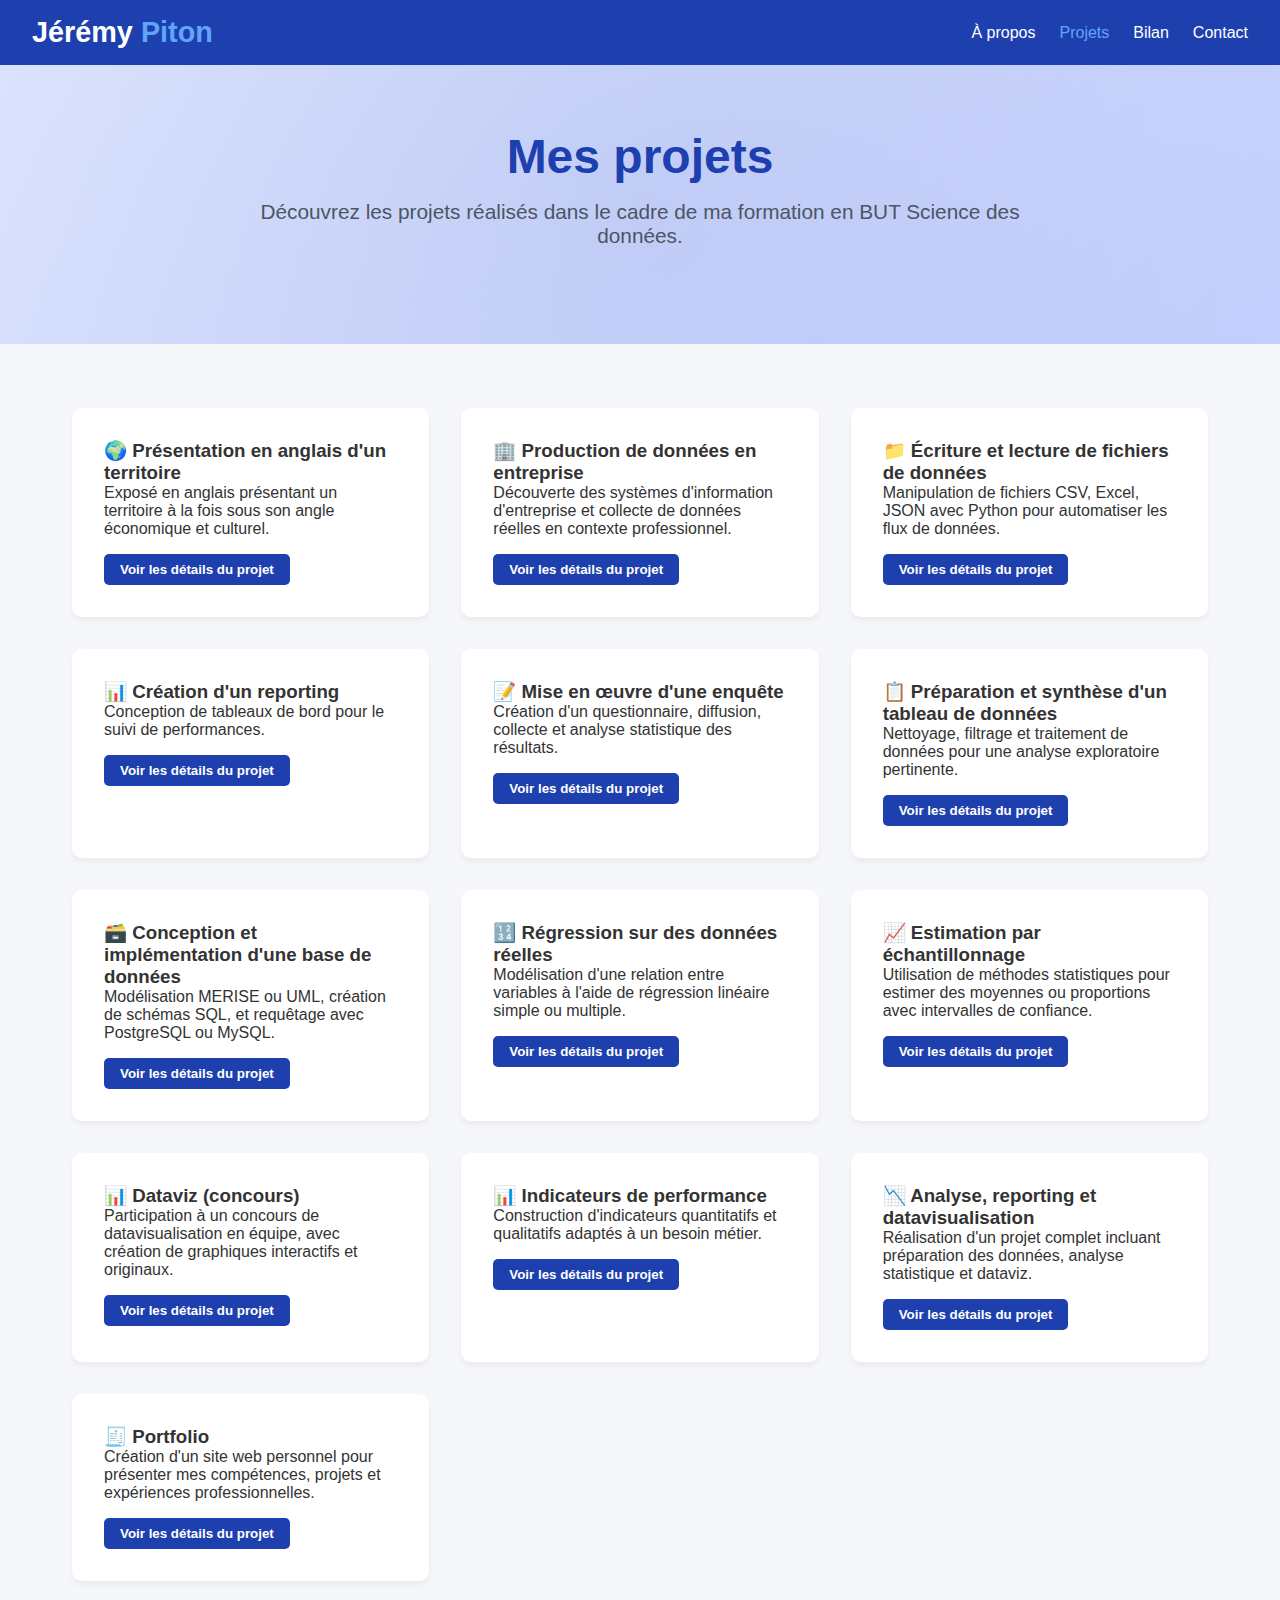
<file: projet.html>
<!DOCTYPE html>
<html lang="fr">
<head>
    <meta charset="UTF-8">
    <meta name="viewport" content="width=device-width, initial-scale=1.0">
    <title>Jérémy Piton - Mes projets</title>
    <style>
        /* Reset et base */
        * {
            margin: 0;
            padding: 0;
            box-sizing: border-box;
            font-family: 'Segoe UI', Tahoma, Geneva, Verdana, sans-serif;
        }

        body {
            background-color: #f5f7fa;
            color: #333;
        }

        /* Header */
        header {
            background-color: #1e40af;
            color: white;
            padding: 1rem 2rem;
            box-shadow: 0 2px 10px rgba(0,0,0,0.1);
        }

        nav {
            display: flex;
            justify-content: space-between;
            align-items: center;
        }

        .logo {
            font-size: 1.8rem;
            font-weight: bold;
            display: flex;
            align-items: center;
        }

        .logo span {
            color: #60a5fa;
        }

        .nav-links {
            display: flex;
            gap: 1.5rem;
        }

        .nav-links a {
            color: white;
            text-decoration: none;
            font-weight: 500;
            transition: color 0.3s;
        }

        .nav-links a:hover {
            color: #60a5fa;
        }

        /* Hero section */
        .hero {
            padding: 4rem 2rem;
            display: flex;
            flex-direction: column;
            align-items: center;
            text-align: center;
            background: linear-gradient(135deg, #e0e7ff 0%, #c7d2fe 100%);
            position: relative;
            overflow: hidden;
        }

        .hero::before {
            content: '';
            position: absolute;
            top: -50%;
            left: -50%;
            width: 200%;
            height: 200%;
            background: radial-gradient(circle, rgba(30, 64, 175, 0.1) 0%, transparent 70%);
            animation: float 20s infinite linear;
        }

        @keyframes float {
            0% { transform: rotate(0deg); }
            100% { transform: rotate(360deg); }
        }

        .hero-content {
            position: relative;
            z-index: 2;
        }

        .hero h1 {
            font-size: 3rem;
            margin-bottom: 1rem;
            color: #1e40af;
            animation: slideInFromTop 1s ease-out;
        }

        .hero p {
            font-size: 1.3rem;
            max-width: 800px;
            margin-bottom: 2rem;
            color: #4b5563;
            animation: slideInFromBottom 1s ease-out 0.3s both;
        }

        @keyframes slideInFromTop {
            0% { opacity: 0; transform: translateY(-50px); }
            100% { opacity: 1; transform: translateY(0); }
        }

        @keyframes slideInFromBottom {
            0% { opacity: 0; transform: translateY(50px); }
            100% { opacity: 1; transform: translateY(0); }
        }

        /* Features grid */
        .features {
            padding: 4rem 2rem;
            display: grid;
            grid-template-columns: repeat(auto-fit, minmax(300px, 1fr));
            gap: 2rem;
            max-width: 1200px;
            margin: 0 auto;
        }

        /* Feature card */
        .feature-card {
            background-color: white;
            padding: 2rem;
            border-radius: 10px;
            box-shadow: 0 4px 6px rgba(0,0,0,0.05);
            transition: transform 0.3s, box-shadow 0.3s;
            position: relative;
        }

        .feature-card:hover {
            transform: translateY(-5px);
            box-shadow: 0 10px 15px rgba(0,0,0,0.1);
        }

        /* Bouton d'ouverture détails */
        .open-details-btn {
            padding: 0.5rem 1rem;
            background-color: #1e40af;
            color: white;
            border: none;
            border-radius: 5px;
            font-weight: 600;
            cursor: pointer;
            transition: background-color 0.3s;
            margin-top: 1rem;
            display: inline-block;
        }

        .open-details-btn:hover {
            background-color: #3b82f6;
        }

        /* Overlay pour la modale */
        .modal-overlay {
            display: none;
            position: fixed;
            top: 0;
            left: 0;
            width: 100%;
            height: 100%;
            background-color: rgba(0, 0, 0, 0.5);
            z-index: 9999;
        }

        .modal-overlay.active {
            display: block;
        }

        /* Contenu détails projet - modale */
        .project-details {
            display: none;
            position: fixed;
            top: 50%;
            left: 50%;
            transform: translate(-50%, -50%);
            background: white;
            padding: 2rem;
            border-radius: 10px;
            box-shadow: 0 0 15px rgba(0,0,0,0.3);
            z-index: 10000;
            max-width: 90%;
            max-height: 80vh;
            overflow-y: auto;
            width: 700px;
        }

        .project-details.active {
            display: block;
        }

        /* Bouton fermer modale */
        .close-details-btn {
            position: absolute;
            top: 1rem;
            right: 1rem;
            background: #f3f4f6;
            border: none;
            width: 30px;
            height: 30px;
            border-radius: 50%;
            font-size: 1.2rem;
            cursor: pointer;
            color: #555;
            display: flex;
            align-items: center;
            justify-content: center;
        }

        .close-details-btn:hover {
            background: #e5e7eb;
            color: #1e40af;
        }

        /* Layout des détails */
        .project-content {
            display: flex;
            gap: 2rem;
            margin-top: 1rem;
        }

        .project-left,
        .project-right {
            flex: 1;
        }

        .project-left h4,
        .project-right h4 {
            color: #1e40af;
            margin-bottom: 0.5rem;
            font-size: 1.1rem;
        }

        .project-right ul {
            margin-bottom: 1rem;
            padding-left: 1.2rem;
        }

        .project-right li {
            margin-bottom: 0.3rem;
        }

        .project-right a {
            color: #1e40af;
            text-decoration: underline;
            font-weight: 500;
        }

        .project-details h3 {
            color: #1e40af;
            margin-bottom: 1rem;
            font-size: 1.4rem;
        }

        /* Responsive */
        @media (max-width: 768px) {
            .project-content {
                flex-direction: column;
                gap: 1rem;
            }
            
            .project-details {
                width: 95%;
                max-height: 90vh;
            }
        }

        /* Footer */
        footer {
            background-color: #1e3a8a;
            color: white;
            padding: 2rem;
            text-align: center;
        }

        footer p {
            margin-bottom: 1rem;
        }

        .social-links {
            display: flex;
            justify-content: center;
            gap: 1rem;
            margin-top: 1rem;
        }

        .social-links a {
            color: white;
            font-size: 1.5rem;
            transition: color 0.3s;
        }

        .social-links a:hover {
            color: #60a5fa;
        }
    </style>
</head>
<body>
    <!-- Overlay pour les modales -->
    <div class="modal-overlay" id="modalOverlay"></div>

    <header>
        <nav>
            <div class="logo"><a href="../index.html" style="text-decoration: none; color: inherit;">Jérémy <span>Piton</span></a></div>
            <div class="nav-links">
                <a href="./about.html">À propos</a>
                <a href="./projet.html" style="color: #60a5fa;">Projets</a>
                <a href="./bilan.html">Bilan</a>
                <a href="./contact.html">Contact</a>
            </div>
        </nav>
    </header>

    <section class="hero">
        <div class="hero-content">
            <h1>Mes projets</h1>
            <p>Découvrez les projets réalisés dans le cadre de ma formation en BUT Science des données.</p>
        </div>
    </section>

    <section class="features">
        <div class="feature-card">
            <h3>🌍 Présentation en anglais d'un territoire</h3>
            <p>Exposé en anglais présentant un territoire à la fois sous son angle économique et culturel.</p>
            <button class="open-details-btn">Voir les détails du projet</button>
        </div>

        <div class="feature-card">
            <h3>🏢 Production de données en entreprise</h3>
            <p>Découverte des systèmes d'information d'entreprise et collecte de données réelles en contexte professionnel.</p>
            <button class="open-details-btn">Voir les détails du projet</button>
        </div>

        <div class="feature-card">
            <h3>📁 Écriture et lecture de fichiers de données</h3>
            <p>Manipulation de fichiers CSV, Excel, JSON avec Python pour automatiser les flux de données.</p>
            <button class="open-details-btn">Voir les détails du projet</button>
        </div>

        <div class="feature-card">
            <h3>📊 Création d'un reporting</h3>
            <p>Conception de tableaux de bord pour le suivi de performances.</p>
            <button class="open-details-btn">Voir les détails du projet</button>
        </div>

        <div class="feature-card">
            <h3>📝 Mise en œuvre d'une enquête</h3>
            <p>Création d'un questionnaire, diffusion, collecte et analyse statistique des résultats.</p>
            <button class="open-details-btn">Voir les détails du projet</button>
        </div>

        <div class="feature-card">
            <h3>📋 Préparation et synthèse d'un tableau de données</h3>
            <p>Nettoyage, filtrage et traitement de données pour une analyse exploratoire pertinente.</p>
            <button class="open-details-btn">Voir les détails du projet</button>
        </div>

        <div class="feature-card">
            <h3>🗃️ Conception et implémentation d'une base de données</h3>
            <p>Modélisation MERISE ou UML, création de schémas SQL, et requêtage avec PostgreSQL ou MySQL.</p>
            <button class="open-details-btn">Voir les détails du projet</button>
        </div>

        <div class="feature-card">
            <h3>🔢 Régression sur des données réelles</h3>
            <p>Modélisation d'une relation entre variables à l'aide de régression linéaire simple ou multiple.</p>
            <button class="open-details-btn">Voir les détails du projet</button>
        </div>

        <div class="feature-card">
            <h3>📈 Estimation par échantillonnage</h3>
            <p>Utilisation de méthodes statistiques pour estimer des moyennes ou proportions avec intervalles de confiance.</p>
            <button class="open-details-btn">Voir les détails du projet</button>
        </div>

        <div class="feature-card">
            <h3>📊 Dataviz (concours)</h3>
            <p>Participation à un concours de datavisualisation en équipe, avec création de graphiques interactifs et originaux.</p>
            <button class="open-details-btn">Voir les détails du projet</button>
        </div>

        <div class="feature-card">
            <h3>📊 Indicateurs de performance</h3>
            <p>Construction d'indicateurs quantitatifs et qualitatifs adaptés à un besoin métier.</p>
            <button class="open-details-btn">Voir les détails du projet</button>
        </div>

        <div class="feature-card">
            <h3>📉 Analyse, reporting et datavisualisation</h3>
            <p>Réalisation d'un projet complet incluant préparation des données, analyse statistique et dataviz.</p>
            <button class="open-details-btn">Voir les détails du projet</button>
        </div>

        <div class="feature-card">
            <h3>🧾 Portfolio</h3>
            <p>Création d'un site web personnel pour présenter mes compétences, projets et expériences professionnelles.</p>
            <button class="open-details-btn">Voir les détails du projet</button>
        </div>
    </section>

    <!-- Modales pour chaque projet -->
    <div class="project-details" id="modal-0">
        <button class="close-details-btn">✕</button>
        <h3>🌍 Présentation en anglais d'un territoire</h3>
        <div class="project-content">
            <div class="project-left">
                <h4>Description</h4>
                <p>Réalisation d'un exposé en anglais sur un territoire spécifique, analysant ses aspects économiques, culturels et géographiques. Recherche documentaire approfondie et présentation orale devant un jury.</p>
            </div>
            <div class="project-right">
                <h4>Compétences acquises</h4>
                <ul>
                    <li>Expression orale en anglais professionnel</li>
                    <li>Recherche et synthèse d'informations géoéconomiques</li>
                    <li>Analyse territoriale et contextuelle</li>
                    <li>Techniques de présentation et de communication</li>
                </ul>
                <h4>Livrables</h4>
                <a href="../documents/Projet_Territoire.pdf" target="_blank">Voir la présentation</a>
            </div>
        </div>
    </div>

    <div class="project-details" id="modal-1">
        <button class="close-details-btn">✕</button>
        <h3>🏢 Production de données en entreprise</h3>
        <div class="project-content">
            <div class="project-left">
                <h4>Description</h4>
                <p>Analyse démographique et économique des Hautes-Alpes, mettant en évidence la stabilité de la population et les disparités du chômage, avec un focus sur les jeunes et les non-diplômés. Insights stratégiques pour les campagnes politiques.</p>
            </div>
            <div class="project-right">
                <h4>Compétences acquises</h4>
                <ul>
                    <li>Analyse de données</li>
                    <li>Visualisation de données</li>
                    <li>Synthèse et rédaction</li>
                    <li>Utilisation d'outils statistiques</li>
                </ul>
                <h4>Livrables</h4>
                <a href="../documents/rapportAnalyseDonnées.pdf" target="_blank">Voir le rapport</a>
            </div>
        </div>
    </div>

    <div class="project-details" id="modal-2">
        <button class="close-details-btn">✕</button>
        <h3>📁 Écriture et lecture de fichiers de données</h3>
        <div class="project-content">
            <div class="project-left">
                <h4>Description</h4>
                <p>Extraction et transformation de données JSON en CSV via Python, avec nettoyage, gestion des formats et structuration pour l'analyse. Un projet alliant automatisation et organisation de l'information</p>
            </div>
            <div class="project-right">
                <h4>Compétences acquises</h4>
                <ul>
                    <li>rogrammation Python avancée</li>
                    <li>Manipulation de fichiers (pandas, openpyxl)</li>
                    <li>Automatisation de flux de données</li>
                    <li>Gestion d'erreurs et validation</li>
                </ul>
                <h4>Livrables</h4>
                <a href="../documents/transformerJsonToCsv.py" download="">Télécharger le code source</a><br>
                <a href="../documents/que-faire-a-paris-.json" download="">Télécharger le fichier à modifier</a>
            </div>
        </div>
    </div>

    <div class="project-details" id="modal-3">
        <button class="close-details-btn">✕</button>
        <h3>📊 Création d'un reporting</h3>
        <div class="project-content">
            <div class="project-left">
                <h4>Description</h4>
                <p>Projet réalisé avec Power BI pour créer des tableaux de bord interactifs permettant le suivi de performances en temps réel. Intégration de données provenant de multiples sources et automatisation du processus de mise à jour.</p>
            </div>
            <div class="project-right">
                <h4>Compétences acquises</h4>
                <ul>
                    <li>Maîts notesfonctionnalités avancées</li>
                    <li>Compréhension des enjeux du reporting d'entreprise</li>
                    <li>Automatisation de rapports et mise à jour de données</li>
                    <li>Création de visualisations impactantes</li>
                </ul>
                <h4>Livrables</h4>
                <a href="#" target="_blank">Télécharger le fichier Excel</a>
            </div>
        </div>
    </div>

    <div class="project-details" id="modal-4">
        <button class="close-details-btn">✕</button>
        <h3>📝 Mise en œuvre d'une enquête</h3>
        <div class="project-content">
            <div class="project-left">
                <h4>Description</h4>
                <p>Conception complète d'une enquête statistique : élaboration du questionnaire, définition de l'échantillon, diffusion, collecte des réponses et analyse statistique des résultats obtenus.</p>
            </div>
            <div class="project-right">
                <h4>Compéte et de la trame à suivre, analyse, conception du tableau de bord.                  <li>Conception de questionnaires</li>
                    <li>Techniques d'échantillonnage</li>
                    <li>Analyse statistique descriptive et inférentielle</li>
                </ul>
                <h4>Livrables</h4>
                <a href="#" taAnalyse des donnéesête (PDF)</a>
            </diEtablissement d'un tableau de bord="project-details" id="modal-5">
        <button class="close-details-btn">✕</button>
   ../documents/Tableau_enquete.pdf    <h3>📋 Préparation et synthèse d'un tableau de données</h3>
        <div class="project-content">
            <div class="project-left">
                <h4>Description</h4>
                <p>Nettoyage et préparation d'un jeu de données complexe : détection des valeurs aberrantes, traitement des données manquantes, normalisation et création d'un tableau synthétique pour l'analyse.</p>
            </div>
            <div class="project-right">
                <h4>Compétences acquises</h4>
                <ul>
                    <li>Data cleaning et preprocessing</li>
                    <li>Détection d'anomalies dans les données</li>
                    <li>Techniques de normalisation</li>
                    <li>Analyse exploratoire de données (EDA)</li>
                </ul>
                <h4>Livrables</h4>
                <a href="#" target="_blank">Notebook d'analyse</a>
            </div>
        </div>
    </div>

    <div class="project-details" id="modal-6">
        <button class="close-details-btn">✕</button>
        <h3>🗃️ Conception et implémentation d'une base de données</h3>
        <div class="project-content">
            <div class="project-left">
                <h4>Description</h4>
                <p>Conception complète d'une base de données relationnelle : modélisation conceptuelle (MERISE), création du schéma physique, implémentation en PostgreSQL et développement de requêtes complexes.</p>
            </div>
            <div class="project-right">
                <h4>Compétenses</h4>
                <ul>
             ,sation MERISE et UML</li>
          et conception d'un IHM           <li>Conception de schémas relationnels</li>
                    <li>SQL avancé (PostgreSQL/MySQL)</li>
                    <li>Optimisation de requêCorrectement interpréter et prendre en compte le besoin du commanditaire ou du client</ul>
                <h4>LivrRespecter les formalismes de notationf="#" target="_blank">Schéma deConnaître la syntaxe des langages et savoir l’utiliser     </div>
        </div>
  Mesurer l’importance de maîtriser la structure de données à exploiterss="p
                    <li>Comprendre les structures algorithmiques de base et leur contexte d’usage</li>
                    <li>Prendre conscience de l’intérêt de la programmation</li>roject-details" id="modal-7">
        <button class="close-details-btn">✕</button>
 ../documents/selmarin_tuto_tests.mp4      <h3>🔢 RégreTuto IHM pythonlles
                <a href="../documents/Fichiers.zip" target="_blank">Fichiers python, SQL et MCD</a></h3>
        <div class="project-content">
            <div class="project-left">
                <h4>Description</h4>
                <p>Modélisation prédictive utilisant la régression linéaire sur un jeu de données réel. Analyse de la relation entre variables, validation du modèle et interprétation des résultats statistiques.</p>
      Modélisation prédictive utilisant la régression linéaire sur un jeu de données réel. Analyse de la relation entre variables et validation du modèle.</p>                  <li>Validation de modèles statistiques</li>
                    <li>Interprétation des coefficients</li>
                    <li>Diagnostic de régression</li>
    </ul>
                <h4>Livrables</h4>
                <a href="#" target="_blank">Analyse de régression (R/Python)</a>
            </div>
        </div>
    </div>

    <div class="project-details" id="modal-8">
        <button class="close-details-btn">✕</but../documents/Régréssion sur des Données Réelles.pdfon>
        <h3>C<ompte rendu/h3>
        <div class="project-content">
            <div class="project-left">
                <h4>Description</h4>
                <p>Application de méthodes d'échantillonnage pour estimer des paramètres de population. Calcul d'intervalles de confiance et tests d'hypothèses sur des données d'enquête.</p>
            </div>
           Estimation de la population d’une région par sondage, comparant échantillonnage aléatoire simple et stratifié. Analyse statistique des données, calculs d’intervalles de confiance et représentation graphique des résultats. Ce projet met en avant des compétences en traitement de données, analyse statistique et visualisation pour une meilleure prise de décision.           <li>Calcul d'intervalles de confiance</li>
                    <li>Tests d'hypothèses statistiques</li>
                    <li>Estimation de paramAnalyse statistique</ul>
                <h4>LivrTraitement et manipulation de donnéesef="#" target="_blank">Rapport Programmation en Rdiv>
        </div>
    </divVisualisation de donnéesject-
                    <li>Interprétation des résultats</li>details" id="modal-9">
        <button class="close-details-btn">✕</button>
        ../documents/Compte rendu SAE.pdfh3>📊 Dataviz (concours)</h3>
        <div class="project-content">
            <div class="project-left">
                <h4>Description</h4>
                <p>Participation en équipe à un concours de datavisualisation. Création de graphiques interactifs innovants utilisant D3.js et Tableau pour présenter des données complexes de manière engageante.</p>
       Analyse des jeunes de 15 à 29 ans dans les territoires à faible densité, réalisée pour le concours Dataviz des BUT Science des Données. L’étude explore l’impact de la faible densité sur la scolarisation, le niveau de diplôme et l’accès au marché du travail, en comparant les zones rurales et urbaines. Un projet mêlant visualisation de données, analyse statistique et interprétation socio-économique.li>
                    <li>Design thinking appliqué aux données</li>
                    <li>Travail en équipe et gestion de projet</li>
                   Réalisation d'un problématique pertinente              </ul>
                <h4>Livrables</h4>
                <a href="#" target="_blank">Visualisation interactive</a>
            </div>
        </div>
    </div>

    <div class="project-details" id="modal-10">
        <button class="close-details-btn">✕</button>
 ../documents/Infographie concours Dataviz.pdf      <h3>📊 Indicateurs de per>
        <div class="project-content">
            <div class="project-left">
                <h4>Description</h4>
                <p>Développement d'un système d'indicateurs de performance (KPI) adapté aux besoins métier d'une organisation. Définition, calcul et mise en place de tableaux de bord de suivi.</p>
            </div>
     Étude des indicateurs de performance de Fleury-Michon, analysant l’évolution du chiffre d’affaires, la rentabilité et la productivité entre 2019 et 2022. L’analyse met en lumière les fluctuations des résultats financiers et propose des leviers d’optimisation pour assurer une croissance durable.                <li>Analyse des besoins métier</li>
                    <li>Tableaux de bord opérationnels</li>
                    <li>Mesure de performance Interprétation des indicateurs de performance       </ul>
                <Analyse des marges et des coûts         <a href="#" target="_bGestion des investissements       </div>
        </div>
Synthèse et communication des résultatsetails" id="modal-11">
        <button class="close-details-btn">✕</button>
        <h3> ../documents/Projet_indicateurs.pdfAnalyse, reportingRapportlisation</h3>
        <div class="project-content">
            <div class="project-left">
                <h4>Description</h4>
                <p>Projet intégrateur combinant préparation des données, analyse statistique approfondie, création de rapports automatisés et développement de visualisations interactives pour un cas d'usage réel.</p>
      Création d'un outil dynamique d'analyse des accidents domestiques en France, intégrant nettoyage de données, comparaison avec la population française et datavisualisation. L'objectif est d'identifier les facteurs de survenue et de gravité des accidents, tout en proposant des mesures de prévention adaptées. L'outil est automatisé pour intégrer de nouveaux jeux de données et offrir une analyse actualisée.                    <li>Reporting automatisé</li>
                    <li>Visualisations interactives avancées</li>
                    <li>Communication de rAnalyse et traitement de données                <h4>Livrables</Datavisualisation et reporting <a href="#" target="_blank">PrInterprétation statistique
        </div>
    </div>
Automatisation et programmationetails
                    <li>Gestion de projet SCRUM</li>
                    <li>Communication et restitution</li>" id="modal-12">
        <button class="close-details-btn">✕</button>
        <h3>🧾 Portfolio</h3>
        <div class="project-content">
            <div class="project-left">
                <h4>Description</h4>
                <p>Conception et développement de ce site web portfolio personnel en HTML, CSS et JavaScript. Présentation structurée de mes compétences, projets et expériences avec un design moderne et responsive.</p>
            </div>
            <div class="project-right">
                <h4>Compétences acquises</h4>
                <ul>
                    <li>Développement web front-end</li>
                    <li>Design responsive et UX/UI</li>
                    <li>Communication visuelle</li>
                    <li>Gestion de projet personnel</li>
                </ul>
                <h4>Livrables</h4>
                <a href="#" target="_blank">Code source du portfolio</a>
            </div>
        </div>
    </div>

    <footer>
        <p>© 2025 Jérémy Piton - Tous droits réservés</p>
        <p>Portfolio personnel - Étudiant en Science des données</p>
        <div class="social-links">
            <a href="https://www.linkedin.com/in/j%C3%A9r%C3%A9my-piton-b1ab8a340/">LinkedIn</a>
            <a href="https://github.com/butsdjeremypiton">GitHub</a>
            <a href="mailto:jmyptn@gmail.com">Email</a>
        </div>
    </footer>

    <script>
        document.addEventListener('DOMConhttps://www.linkedin.com/in/j%C3%A9r%C3%A9my-piton-b1ab8a340/entLoaded', function() {
           https://github.com/butsdjeremypitonconst cards = document.querySelectorAll('.jmyptn'gmail         const overlay = document.getElementById('modalOverlay');
            
            cards.forEach((card, index) => {
                const button = card.querySelector('.open-details-btn');
                const modal = document.getElementById(`modal-${index}`);
                const closeBtn = modal ? modal.querySelector('.close-details-btn') : null;
                
                if (button && modal && closeBtn) {
                    // Ouvrir la modale
                    button.addEventListener('click', function() {
                        modal.classList.add('active');
                        overlay.classList.add('active');
                        document.body.style.overflow = 'hidden';
                    });
                    
                    // Fermer avec le bouton X
                    closeBtn.addEventListener('click', function() {
                        modal.classList.remove('active');
                        overlay.classList.remove('active');
                        document.body.style.overflow = '';
                    });
                    
                    // Fermer en cliquant sur l'overlay
                    overlay.addEventListener('click', function() {
                        modal.classList.remove('active');
                        overlay.classList.remove('active');
                        document.body.style.overflow = '';
                    });
                    
                    // Fermer avec Escape
                    document.addEventListener('keydown', function(e) {
                        if (e.key === 'Escape' && modal.classList.contains('active')) {
                            modal.classList.remove('active');
                            overlay.classList.remove('active');
                            document.body.style.overflow = '';
                        }
                    });
                }
            });
        });
    </script>
</body>
</html>
</file>
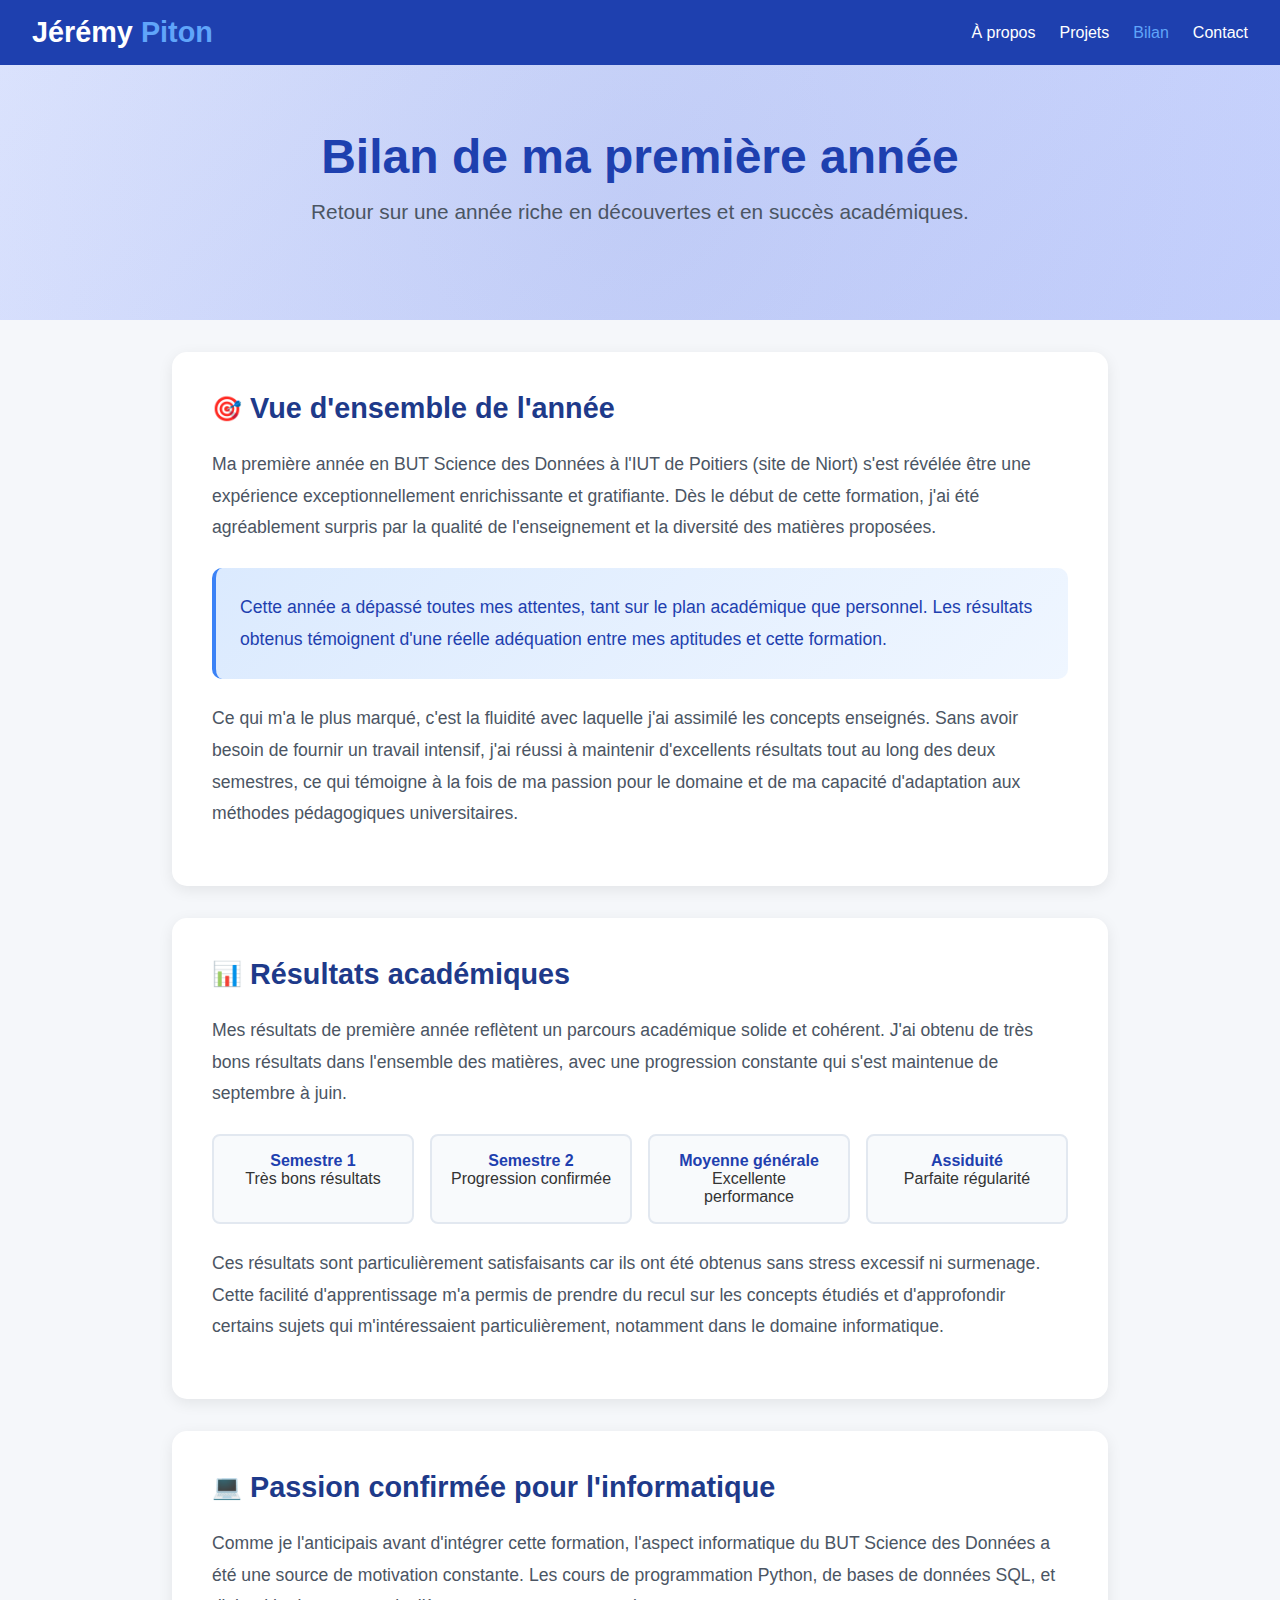
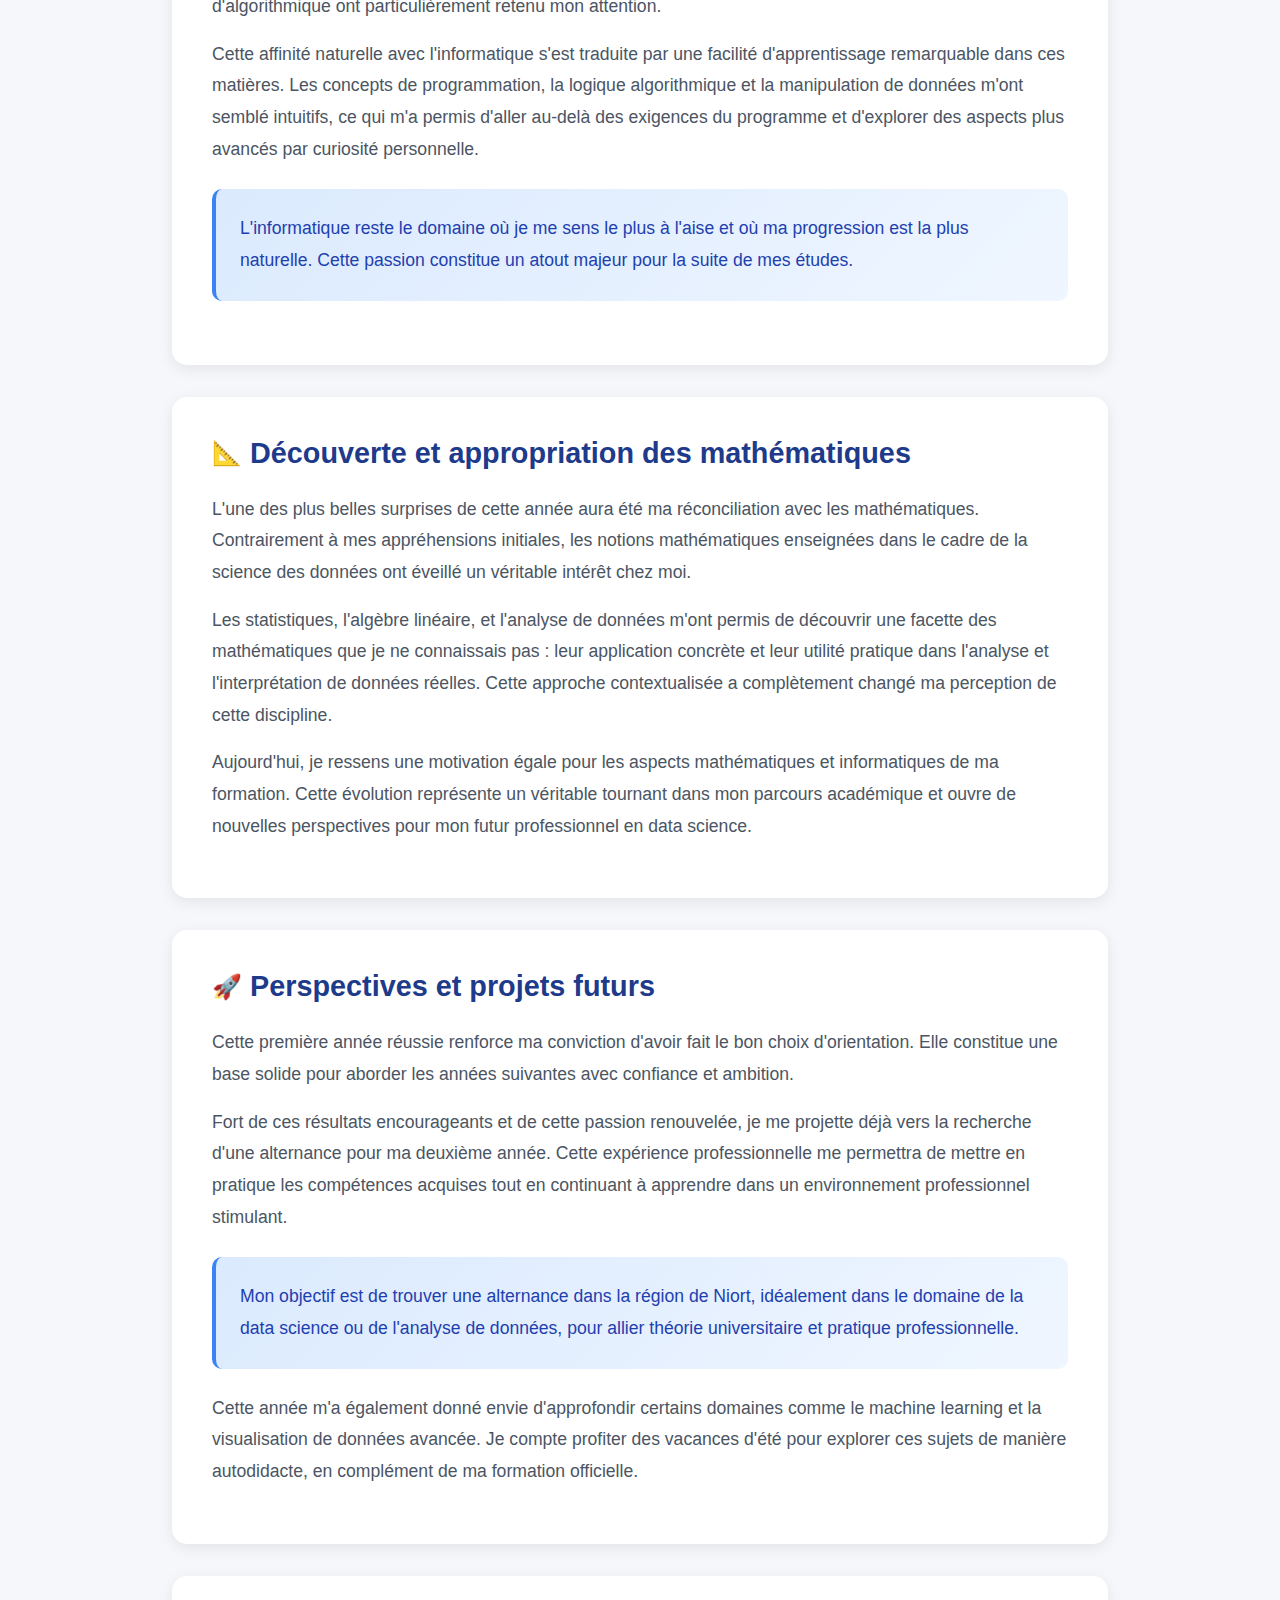
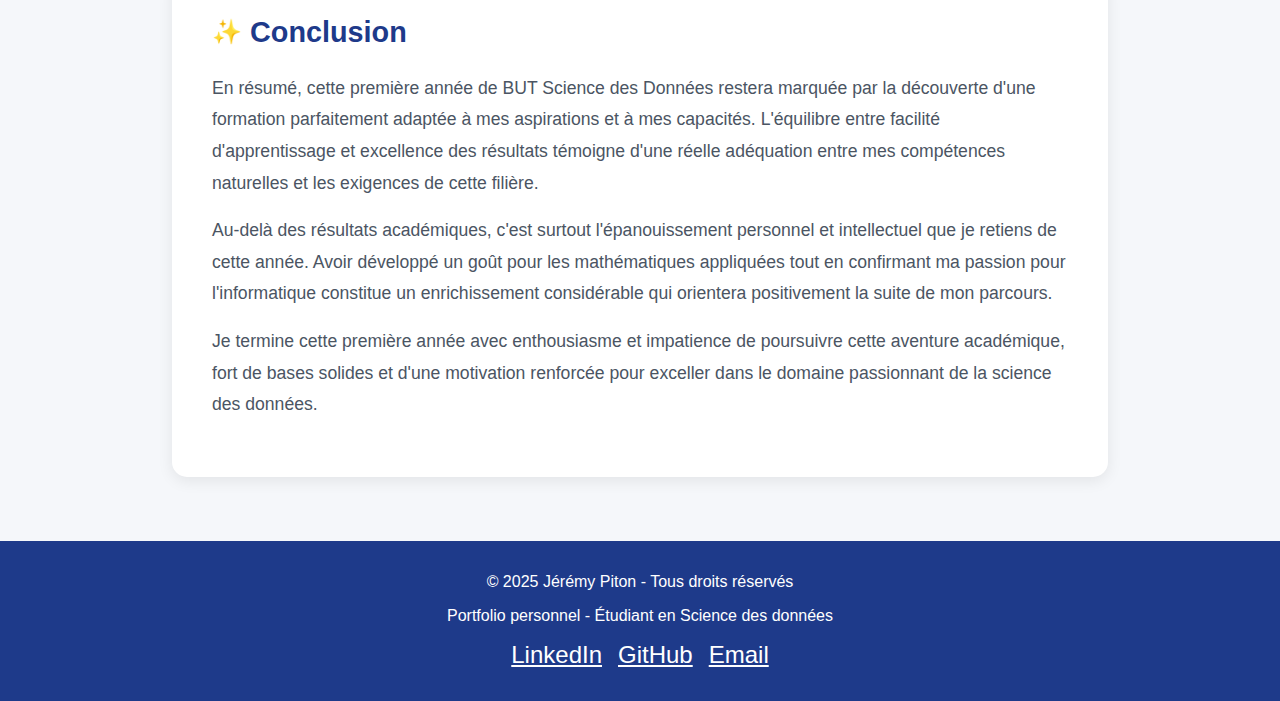
<file: pages/bilan.html>
<!DOCTYPE html>
<html lang="fr">
<head>
    <meta charset="UTF-8">
    <meta name="viewport" content="width=device-width, initial-scale=1.0">
    <title>Bilan BUT SD 1 - Jérémy Piton</title>
    <link rel="stylesheet" href="../styles/style.css">
</head>
<body>
    <header>
        <nav>
            <div class="logo"><a href="../index.html" style="text-decoration: none; color: inherit;">Jérémy <span>Piton</span></a></div>
            <div class="nav-links">
                <a href="./about.html">À propos</a>
                <a href="./projet.html">Projets</a>
                <a href="./bilan.html" style="color: #60a5fa;">Bilan</a>
                <a href="./contact.html">Contact</a>
            </div>
        </nav>
    </header>

    <section class="hero">
        <div class="hero-content">
            <h1>Bilan de ma première année</h1>
            <p>Retour sur une année riche en découvertes et en succès académiques.</p>
        </div>
    </section>

    <div class="bilan-container">
        <div class="bilan-section">
            <h2><span class="section-icon">🎯</span>Vue d'ensemble de l'année</h2>
            <p>Ma première année en BUT Science des Données à l'IUT de Poitiers (site de Niort) s'est révélée être une expérience exceptionnellement enrichissante et gratifiante. Dès le début de cette formation, j'ai été agréablement surpris par la qualité de l'enseignement et la diversité des matières proposées.</p>
            
            <div class="highlight-box">
                <p>Cette année a dépassé toutes mes attentes, tant sur le plan académique que personnel. Les résultats obtenus témoignent d'une réelle adéquation entre mes aptitudes et cette formation.</p>
            </div>
            
            <p>Ce qui m'a le plus marqué, c'est la fluidité avec laquelle j'ai assimilé les concepts enseignés. Sans avoir besoin de fournir un travail intensif, j'ai réussi à maintenir d'excellents résultats tout au long des deux semestres, ce qui témoigne à la fois de ma passion pour le domaine et de ma capacité d'adaptation aux méthodes pédagogiques universitaires.</p>
        </div>

        <div class="bilan-section">
            <h2><span class="section-icon">📊</span>Résultats académiques</h2>
            <p>Mes résultats de première année reflètent un parcours académique solide et cohérent. J'ai obtenu de très bons résultats dans l'ensemble des matières, avec une progression constante qui s'est maintenue de septembre à juin.</p>
            
            <div class="skills-grid">
                <div class="skill-item">
                    <strong>Semestre 1</strong><br>
                    Très bons résultats
                </div>
                <div class="skill-item">
                    <strong>Semestre 2</strong><br>
                    Progression confirmée
                </div>
                <div class="skill-item">
                    <strong>Moyenne générale</strong><br>
                    Excellente performance
                </div>
                <div class="skill-item">
                    <strong>Assiduité</strong><br>
                    Parfaite régularité
                </div>
            </div>
            
            <p>Ces résultats sont particulièrement satisfaisants car ils ont été obtenus sans stress excessif ni surmenage. Cette facilité d'apprentissage m'a permis de prendre du recul sur les concepts étudiés et d'approfondir certains sujets qui m'intéressaient particulièrement, notamment dans le domaine informatique.</p>
        </div>

        <div class="bilan-section">
            <h2><span class="section-icon">💻</span>Passion confirmée pour l'informatique</h2>
            <p>Comme je l'anticipais avant d'intégrer cette formation, l'aspect informatique du BUT Science des Données a été une source de motivation constante. Les cours de programmation Python, de bases de données SQL, et d'algorithmique ont particulièrement retenu mon attention.</p>
            
            <p>Cette affinité naturelle avec l'informatique s'est traduite par une facilité d'apprentissage remarquable dans ces matières. Les concepts de programmation, la logique algorithmique et la manipulation de données m'ont semblé intuitifs, ce qui m'a permis d'aller au-delà des exigences du programme et d'explorer des aspects plus avancés par curiosité personnelle.</p>
            
            <div class="highlight-box">
                <p>L'informatique reste le domaine où je me sens le plus à l'aise et où ma progression est la plus naturelle. Cette passion constitue un atout majeur pour la suite de mes études.</p>
            </div>
        </div>

        <div class="bilan-section">
            <h2><span class="section-icon">📐</span>Découverte et appropriation des mathématiques</h2>
            <p>L'une des plus belles surprises de cette année aura été ma réconciliation avec les mathématiques. Contrairement à mes appréhensions initiales, les notions mathématiques enseignées dans le cadre de la science des données ont éveillé un véritable intérêt chez moi.</p>
            
            <p>Les statistiques, l'algèbre linéaire, et l'analyse de données m'ont permis de découvrir une facette des mathématiques que je ne connaissais pas : leur application concrète et leur utilité pratique dans l'analyse et l'interprétation de données réelles. Cette approche contextualisée a complètement changé ma perception de cette discipline.</p>
            
            <p>Aujourd'hui, je ressens une motivation égale pour les aspects mathématiques et informatiques de ma formation. Cette évolution représente un véritable tournant dans mon parcours académique et ouvre de nouvelles perspectives pour mon futur professionnel en data science.</p>
        </div>

        <div class="bilan-section">
            <h2><span class="section-icon">🚀</span>Perspectives et projets futurs</h2>
            <p>Cette première année réussie renforce ma conviction d'avoir fait le bon choix d'orientation. Elle constitue une base solide pour aborder les années suivantes avec confiance et ambition.</p>
            
            <p>Fort de ces résultats encourageants et de cette passion renouvelée, je me projette déjà vers la recherche d'une alternance pour ma deuxième année. Cette expérience professionnelle me permettra de mettre en pratique les compétences acquises tout en continuant à apprendre dans un environnement professionnel stimulant.</p>
            
            <div class="highlight-box">
                <p>Mon objectif est de trouver une alternance dans la région de Niort, idéalement dans le domaine de la data science ou de l'analyse de données, pour allier théorie universitaire et pratique professionnelle.</p>
            </div>
            
            <p>Cette année m'a également donné envie d'approfondir certains domaines comme le machine learning et la visualisation de données avancée. Je compte profiter des vacances d'été pour explorer ces sujets de manière autodidacte, en complément de ma formation officielle.</p>
        </div>

        <div class="bilan-section">
            <h2><span class="section-icon">✨</span>Conclusion</h2>
            <p>En résumé, cette première année de BUT Science des Données restera marquée par la découverte d'une formation parfaitement adaptée à mes aspirations et à mes capacités. L'équilibre entre facilité d'apprentissage et excellence des résultats témoigne d'une réelle adéquation entre mes compétences naturelles et les exigences de cette filière.</p>
            
            <p>Au-delà des résultats académiques, c'est surtout l'épanouissement personnel et intellectuel que je retiens de cette année. Avoir développé un goût pour les mathématiques appliquées tout en confirmant ma passion pour l'informatique constitue un enrichissement considérable qui orientera positivement la suite de mon parcours.</p>
            
            <p>Je termine cette première année avec enthousiasme et impatience de poursuivre cette aventure académique, fort de bases solides et d'une motivation renforcée pour exceller dans le domaine passionnant de la science des données.</p>
        </div>
    </div>

    <footer>
        <p>© 2025 Jérémy Piton - Tous droits réservés</p>
        <p>Portfolio personnel - Étudiant en Science des données</p>
        <div class="social-links">
            <a href="#">LinkedIn</a>
            <a href="#">GitHub</a>
            <a href="mailto:jeremy.piton@example.com">Email</a>
        </div>
    </footer>
</body>
</html>
</file>
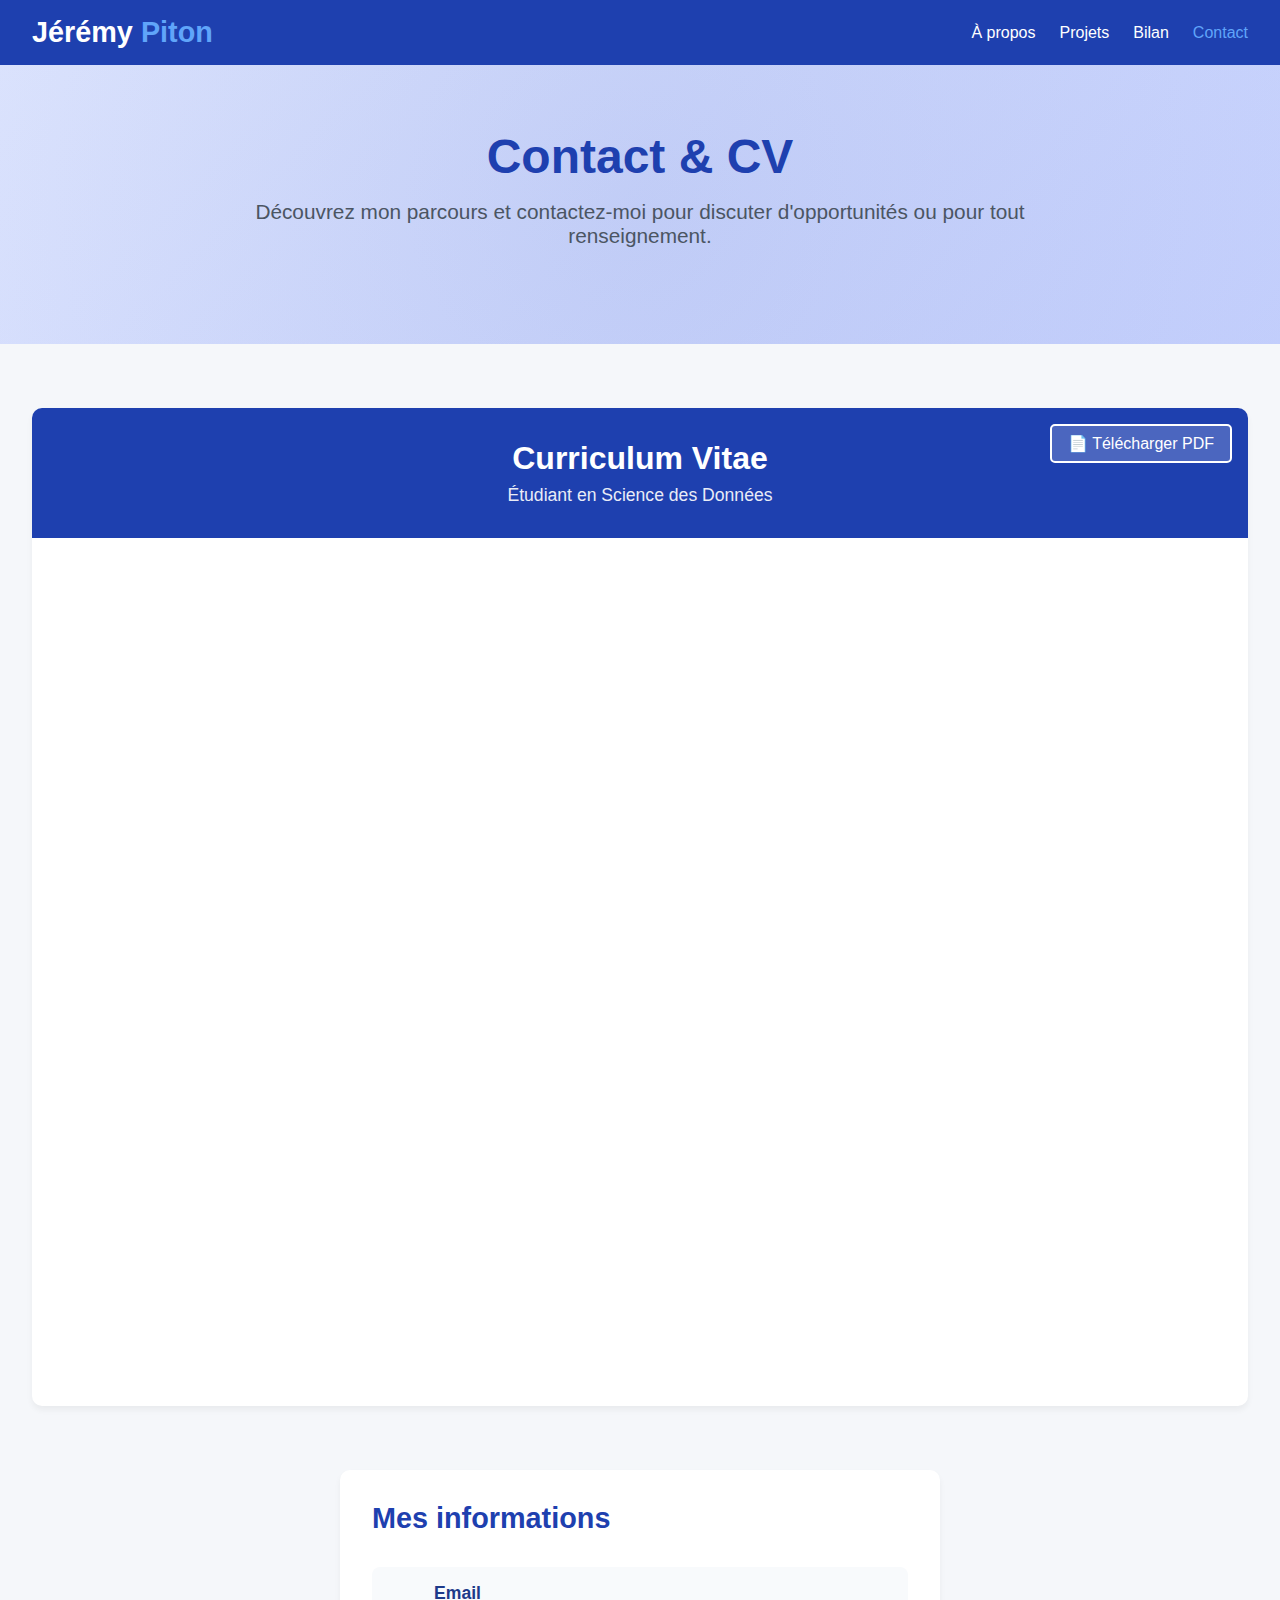
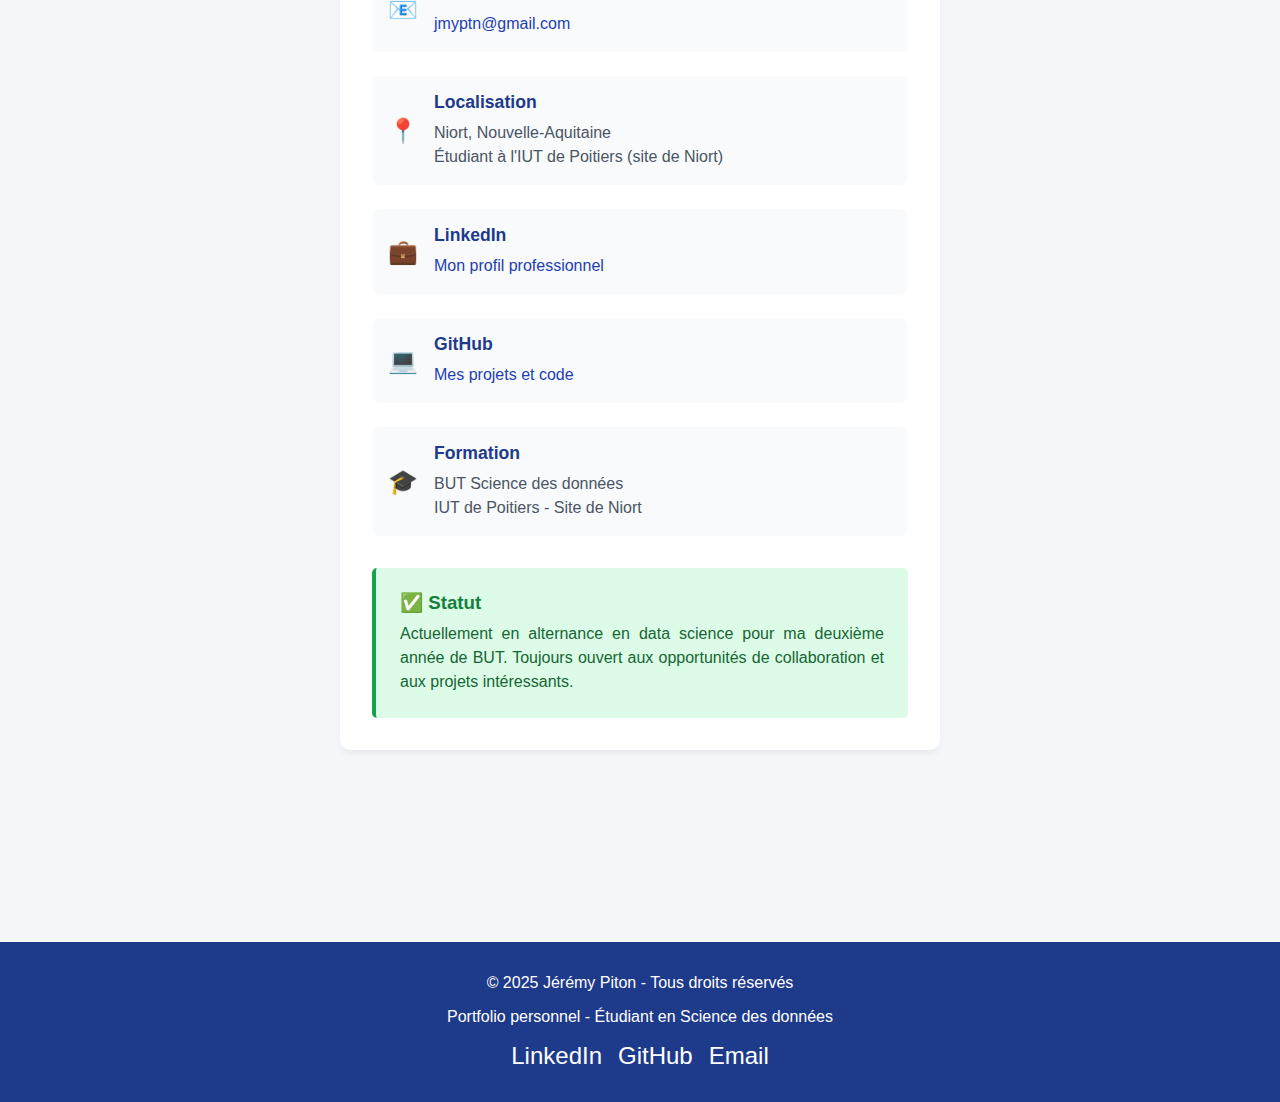
<file: pages/contact.html>
<!DOCTYPE html>
<html lang="fr">
<head>
    <meta charset="UTF-8">
    <meta name="viewport" content="width=device-width, initial-scale=1.0">
    <title>Contact - Jérémy Piton</title>
    <style>
        * {
            margin: 0;
            padding: 0;
            box-sizing: border-box;
            font-family: 'Segoe UI', Tahoma, Geneva, Verdana, sans-serif;
        }

        body {
            background-color: #f5f7fa;
            color: #333;
        }

        header {
            background-color: #1e40af;
            color: white;
            padding: 1rem 2rem;
            box-shadow: 0 2px 10px rgba(0,0,0,0.1);
        }

        nav {
            display: flex;
            justify-content: space-between;
            align-items: center;
        }

        .logo {
            font-size: 1.8rem;
            font-weight: bold;
            display: flex;
            align-items: center;
        }

        .logo span {
            color: #60a5fa;
        }

        .nav-links {
            display: flex;
            gap: 1.5rem;
        }

        .nav-links a {
            color: white;
            text-decoration: none;
            font-weight: 500;
            transition: color 0.3s;
        }

        .nav-links a:hover {
            color: #60a5fa;
        }

        .nav-links a.active {
            color: #60a5fa;
        }

        .hero {
            padding: 4rem 2rem;
            display: flex;
            flex-direction: column;
            align-items: center;
            text-align: center;
            background: linear-gradient(135deg, #e0e7ff 0%, #c7d2fe 100%);
            position: relative;
            overflow: hidden;
        }

        .hero::before {
            content: '';
            position: absolute;
            top: -50%;
            left: -50%;
            width: 200%;
            height: 200%;
            background: radial-gradient(circle, rgba(30, 64, 175, 0.1) 0%, transparent 70%);
            animation: float 20s infinite linear;
        }

        @keyframes float {
            0% { transform: rotate(0deg); }
            100% { transform: rotate(360deg); }
        }

        .hero-content {
            position: relative;
            z-index: 2;
        }

        .hero h1 {
            font-size: 3rem;
            margin-bottom: 1rem;
            color: #1e40af;
            animation: slideInFromTop 1s ease-out;
        }

        .hero p {
            font-size: 1.3rem;
            max-width: 800px;
            margin-bottom: 2rem;
            color: #4b5563;
            animation: slideInFromBottom 1s ease-out 0.3s both;
        }

        @keyframes slideInFromTop {
            0% { opacity: 0; transform: translateY(-50px); }
            100% { opacity: 1; transform: translateY(0); }
        }

        @keyframes slideInFromBottom {
            0% { opacity: 0; transform: translateY(50px); }
            100% { opacity: 1; transform: translateY(0); }
        }

        .main-content {
            max-width: 1400px;
            margin: 0 auto;
            padding: 4rem 2rem;
        }

        /* Section CV */
        .cv-section {
            background-color: white;
            border-radius: 10px;
            box-shadow: 0 4px 6px rgba(0,0,0,0.05);
            overflow: hidden;
            margin-bottom: 4rem;
        }

        .cv-header {
            background-color: #1e40af;
            color: white;
            padding: 2rem;
            text-align: center;
            position: relative;
        }

        .cv-header h2 {
            font-size: 2rem;
            margin-bottom: 0.5rem;
        }

        .cv-header p {
            font-size: 1.1rem;
            opacity: 0.9;
        }

        .download-btn {
            position: absolute;
            top: 1rem;
            right: 1rem;
            background-color: rgba(255,255,255,0.2);
            color: white;
            border: 2px solid white;
            padding: 0.5rem 1rem;
            border-radius: 5px;
            text-decoration: none;
            font-weight: 500;
            transition: all 0.3s;
        }

        .download-btn:hover {
            background-color: white;
            color: #1e40af;
        }

        .cv-content {
            padding: 2rem;
        }

        .pdf-embed {
            width: 100%;
            height: 800px;
            border: none;
            border-radius: 8px;
        }

        /* Section Contact */
        .contact-section {
            display: flex;
            justify-content: center;
            margin-bottom: 4rem;
        }

        .contact-info {
            background-color: white;
            padding: 2rem;
            border-radius: 10px;
            box-shadow: 0 4px 6px rgba(0,0,0,0.05);
            max-width: 600px;
            width: 100%;
        }

        .contact-info h2 {
            color: #1e40af;
            margin-bottom: 2rem;
            font-size: 1.8rem;
        }

        .info-item {
            display: flex;
            align-items: center;
            margin-bottom: 1.5rem;
            padding: 1rem;
            background-color: #f8fafc;
            border-radius: 8px;
            transition: background-color 0.3s;
        }

        .info-item:hover {
            background-color: #e0e7ff;
        }

        .info-icon {
            font-size: 1.5rem;
            color: #1e40af;
            margin-right: 1rem;
            width: 30px;
            text-align: center;
        }

        .info-text {
            flex: 1;
        }

        .info-text h3 {
            color: #1e3a8a;
            margin-bottom: 0.5rem;
            font-size: 1.1rem;
        }

        .info-text p {
            color: #4b5563;
            line-height: 1.5;
        }

        .info-text a {
            color: #1e40af;
            text-decoration: none;
            font-weight: 500;
        }

        .info-text a:hover {
            text-decoration: underline;
        }

        .availability {
            margin-top: 2rem;
            padding: 1.5rem;
            background-color: #dcfce7;
            border-left: 4px solid #16a34a;
            border-radius: 5px;
        }

        .availability h3 {
            color: #15803d;
            margin-bottom: 0.5rem;
        }

        .availability p {
            color: #166534;
            line-height: 1.5;
            text-align: justify;
        }

        .contact-form {
            background-color: white;
            padding: 2rem;
            border-radius: 10px;
            box-shadow: 0 4px 6px rgba(0,0,0,0.05);
        }

        .contact-form h2 {
            color: #1e40af;
            margin-bottom: 2rem;
            font-size: 1.8rem;
        }

        .form-group {
            margin-bottom: 1.5rem;
        }

        .form-group label {
            display: block;
            margin-bottom: 0.5rem;
            color: #1e3a8a;
            font-weight: 500;
        }

        .form-group input,
        .form-group textarea,
        .form-group select {
            width: 100%;
            padding: 0.8rem;
            border: 2px solid #e5e7eb;
            border-radius: 5px;
            font-size: 1rem;
            transition: border-color 0.3s;
        }

        .form-group input:focus,
        .form-group textarea:focus,
        .form-group select:focus {
            outline: none;
            border-color: #1e40af;
        }

        .form-group textarea {
            height: 120px;
            resize: vertical;
        }

        .submit-btn {
            width: 100%;
            padding: 1rem;
            background-color: #1e40af;
            color: white;
            border: none;
            border-radius: 5px;
            font-size: 1rem;
            font-weight: 500;
            cursor: pointer;
            transition: background-color 0.3s;
        }

        .submit-btn:hover {
            background-color: #1c3879;
        }

        footer {
            background-color: #1e3a8a;
            color: white;
            padding: 2rem;
            text-align: center;
            margin-top: 4rem;
        }

        footer p {
            margin-bottom: 1rem;
        }

        .social-links {
            display: flex;
            justify-content: center;
            gap: 1rem;
            margin-top: 1rem;
        }

        .social-links a {
            color: white;
            font-size: 1.5rem;
            transition: color 0.3s;
            text-decoration: none;
        }

        .social-links a:hover {
            color: #60a5fa;
        }

        @media (max-width: 768px) {
            .contact-section {
                padding: 0 1rem;
            }
            
            .hero h1 {
                font-size: 2rem;
            }
            
            .nav-links {
                flex-direction: column;
                gap: 0.5rem;
            }
            
            nav {
                flex-direction: column;
                gap: 1rem;
            }

            .download-btn {
                position: static;
                margin-top: 1rem;
                display: inline-block;
            }
        }
    </style>
</head>
<body>
    <header>
        <nav>
            <div class="logo">
                <a href="../index.html" style="text-decoration: none; color: inherit;">
                    Jérémy <span>Piton</span>
                </a>
            </div>
            <div class="nav-links">
                <a href="./about.html">À propos</a>
                <a href="./projet.html">Projets</a>
                <a href="./bilan.html">Bilan</a>
                <a href="./contact.html" class="active">Contact</a>
            </div>
        </nav>
    </header>
    
    <section class="hero">
        <div class="hero-content">
            <h1>Contact & CV</h1>
            <p>Découvrez mon parcours et contactez-moi pour discuter d'opportunités ou pour tout renseignement.</p>
        </div>
    </section>
    
    <div class="main-content">
        <!-- Section CV -->
        <section class="cv-section">
            <div class="cv-header">
                <h2>Curriculum Vitae</h2>
                <p>Étudiant en Science des Données</p>
                <a href="../documents/CV_final.pdf" class="download-btn">📄 Télécharger PDF</a>
            </div>
            <div class="cv-content">
                <iframe src="../documents/CV_final.pdf" class="pdf-embed" title="Curriculum Vitae" frameborder="0"></iframe>
            </div>
        </section>

        <!-- Section Contact -->
        <section class="contact-section">
            <div class="contact-info">
                <h2>Mes informations</h2>
                
                <div class="info-item">
                    <div class="info-icon">📧</div>
                    <div class="info-text">
                        <h3>Email</h3>
                        <p><a href="mailto:jmyptn@gmail.com">jmyptn@gmail.com</a></p>
                    </div>
                </div>
                
                <div class="info-item">
                    <div class="info-icon">📍</div>
                    <div class="info-text">
                        <h3>Localisation</h3>
                        <p>Niort, Nouvelle-Aquitaine<br>
                        Étudiant à l'IUT de Poitiers (site de Niort)</p>
                    </div>
                </div>
                
                <div class="info-item">
                    <div class="info-icon">💼</div>
                    <div class="info-text">
                        <h3>LinkedIn</h3>
                        <p><a href="https://www.linkedin.com/in/j%C3%A9r%C3%A9my-piton-b1ab8a340/" target="_blank">Mon profil professionnel</a></p>
                    </div>
                </div>
                
                <div class="info-item">
                    <div class="info-icon">💻</div>
                    <div class="info-text">
                        <h3>GitHub</h3>
                        <p><a href="https://github.com/butsdjeremypiton" target="_blank">Mes projets et code</a></p>
                    </div>
                </div>
                
                <div class="info-item">
                    <div class="info-icon">🎓</div>
                    <div class="info-text">
                        <h3>Formation</h3>
                        <p>BUT Science des données<br>
                        IUT de Poitiers - Site de Niort</p>
                    </div>
                </div>
                
                <div class="availability">
                    <h3>✅ Statut</h3>
                    <p>Actuellement en alternance en data science pour ma deuxième année de BUT. Toujours ouvert aux opportunités de collaboration et aux projets intéressants.</p>
                </div>
            </div>
        </section>
    </div>

    <footer>
        <p>© 2025 Jérémy Piton - Tous droits réservés</p>
        <p>Portfolio personnel - Étudiant en Science des données</p>
        <div class="social-links">
            <a href="https://www.linkedin.com/in/j%C3%A9r%C3%A9my-piton-b1ab8a340/">LinkedIn</a>
            <a href="https://github.com/butsdjeremypiton">GitHub</a>
            <a href="mailto:jmyptn@gmail.com">Email</a>
        </div>
    </footer>
</body>
</html>
</file>
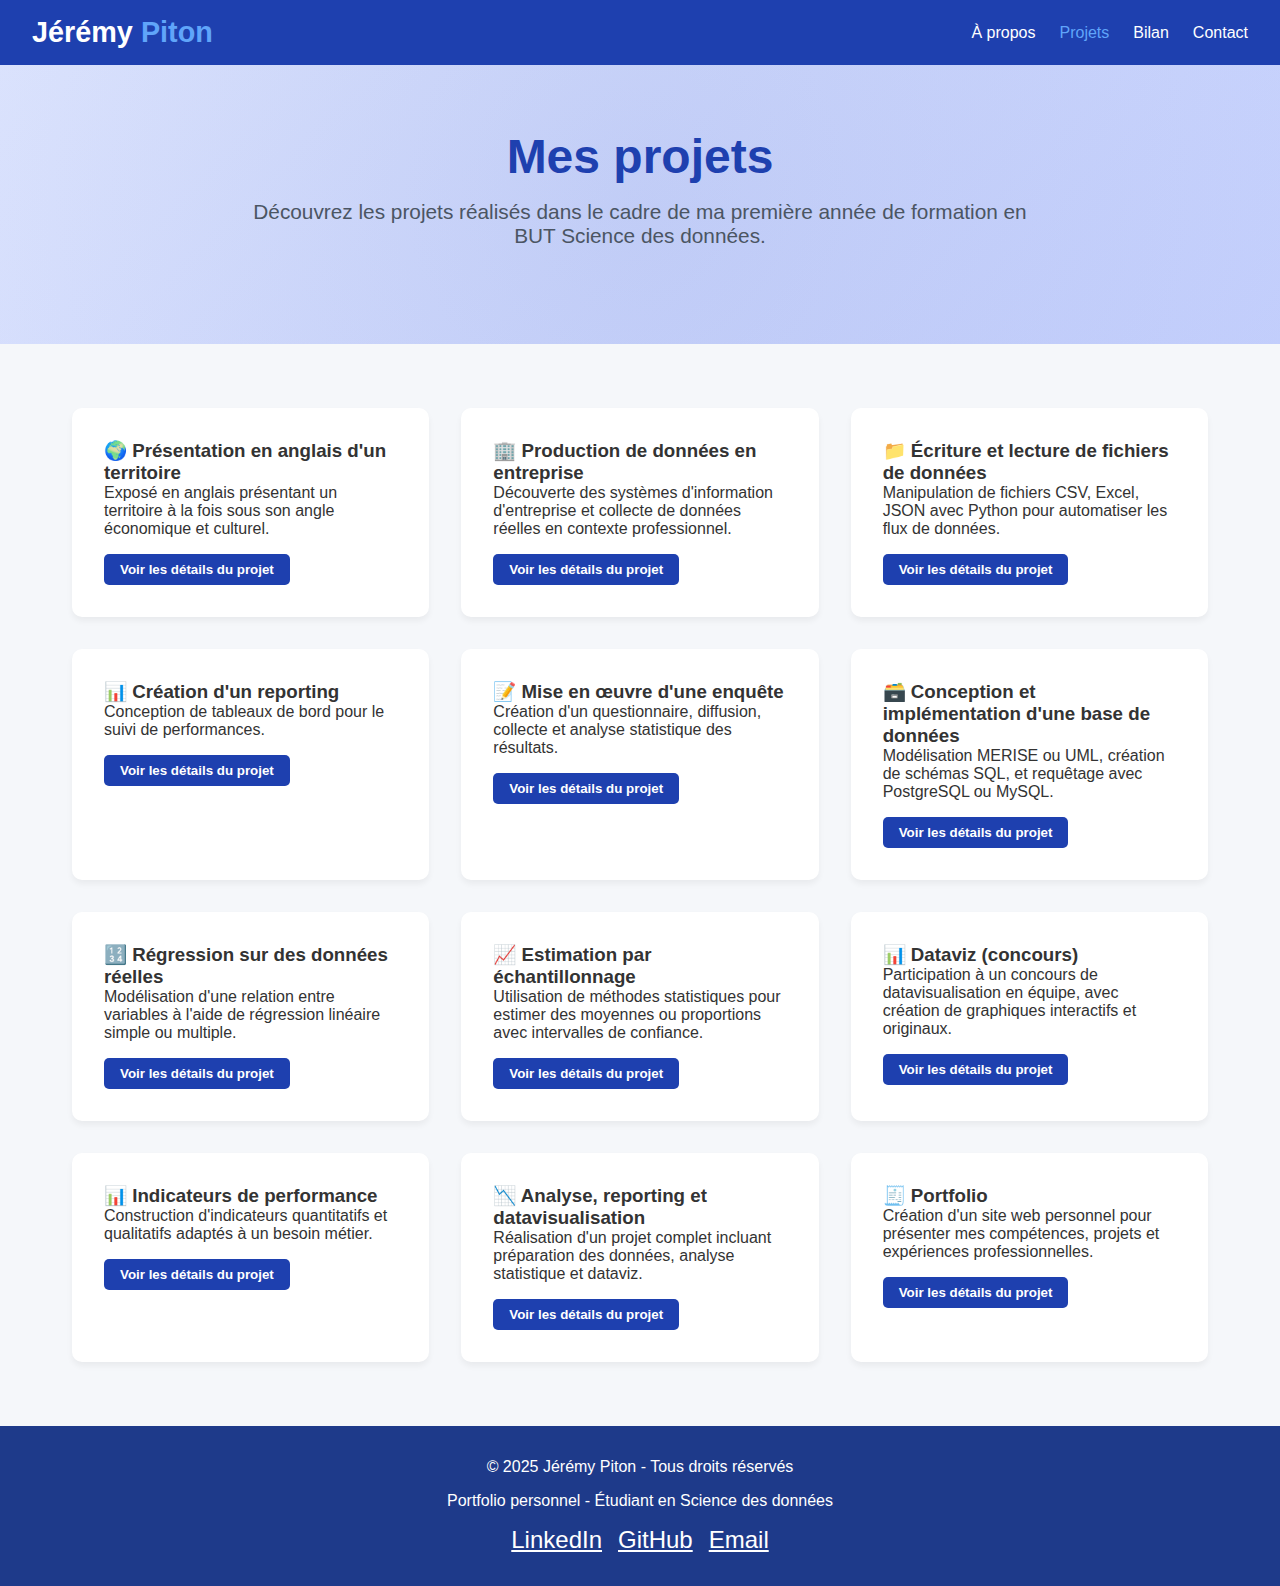
<file: pages/projet.html>
<!DOCTYPE html>
<html lang="fr">
<head>
    <meta charset="UTF-8">
    <meta name="viewport" content="width=device-width, initial-scale=1.0">
    <title>Jérémy Piton - Mes projets</title>
    <style>
        /* Reset et base */
        * {
            margin: 0;
            padding: 0;
            box-sizing: border-box;
            font-family: 'Segoe UI', Tahoma, Geneva, Verdana, sans-serif;
        }

        body {
            background-color: #f5f7fa;
            color: #333;
        }

        /* Header */
        header {
            background-color: #1e40af;
            color: white;
            padding: 1rem 2rem;
            box-shadow: 0 2px 10px rgba(0,0,0,0.1);
        }

        nav {
            display: flex;
            justify-content: space-between;
            align-items: center;
        }

        .logo {
            font-size: 1.8rem;
            font-weight: bold;
            display: flex;
            align-items: center;
        }

        .logo span {
            color: #60a5fa;
        }

        .nav-links {
            display: flex;
            gap: 1.5rem;
        }

        .nav-links a {
            color: white;
            text-decoration: none;
            font-weight: 500;
            transition: color 0.3s;
        }

        .nav-links a:hover {
            color: #60a5fa;
        }

        /* Hero section */
        .hero {
            padding: 4rem 2rem;
            display: flex;
            flex-direction: column;
            align-items: center;
            text-align: center;
            background: linear-gradient(135deg, #e0e7ff 0%, #c7d2fe 100%);
            position: relative;
            overflow: hidden;
        }

        .hero::before {
            content: '';
            position: absolute;
            top: -50%;
            left: -50%;
            width: 200%;
            height: 200%;
            background: radial-gradient(circle, rgba(30, 64, 175, 0.1) 0%, transparent 70%);
            animation: float 20s infinite linear;
        }

        @keyframes float {
            0% { transform: rotate(0deg); }
            100% { transform: rotate(360deg); }
        }

        .hero-content {
            position: relative;
            z-index: 2;
        }

        .hero h1 {
            font-size: 3rem;
            margin-bottom: 1rem;
            color: #1e40af;
            animation: slideInFromTop 1s ease-out;
        }

        .hero p {
            font-size: 1.3rem;
            max-width: 800px;
            margin-bottom: 2rem;
            color: #4b5563;
            animation: slideInFromBottom 1s ease-out 0.3s both;
        }

        @keyframes slideInFromTop {
            0% { opacity: 0; transform: translateY(-50px); }
            100% { opacity: 1; transform: translateY(0); }
        }

        @keyframes slideInFromBottom {
            0% { opacity: 0; transform: translateY(50px); }
            100% { opacity: 1; transform: translateY(0); }
        }

        /* Features grid */
        .features {
            padding: 4rem 2rem;
            display: grid;
            grid-template-columns: repeat(auto-fit, minmax(300px, 1fr));
            gap: 2rem;
            max-width: 1200px;
            margin: 0 auto;
        }

        /* Feature card */
        .feature-card {
            background-color: white;
            padding: 2rem;
            border-radius: 10px;
            box-shadow: 0 4px 6px rgba(0,0,0,0.05);
            transition: transform 0.3s, box-shadow 0.3s;
            position: relative;
        }

        .feature-card:hover {
            transform: translateY(-5px);
            box-shadow: 0 10px 15px rgba(0,0,0,0.1);
        }

        /* Bouton d'ouverture détails */
        .open-details-btn {
            padding: 0.5rem 1rem;
            background-color: #1e40af;
            color: white;
            border: none;
            border-radius: 5px;
            font-weight: 600;
            cursor: pointer;
            transition: background-color 0.3s;
            margin-top: 1rem;
            display: inline-block;
        }

        .open-details-btn:hover {
            background-color: #3b82f6;
        }

        /* Overlay pour la modale */
        .modal-overlay {
            display: none;
            position: fixed;
            top: 0;
            left: 0;
            width: 100%;
            height: 100%;
            background-color: rgba(0, 0, 0, 0.5);
            z-index: 9999;
        }

        .modal-overlay.active {
            display: block;
        }

        /* Contenu détails projet - modale */
        .project-details {
            display: none;
            position: fixed;
            top: 50%;
            left: 50%;
            transform: translate(-50%, -50%);
            background: white;
            padding: 2rem;
            border-radius: 10px;
            box-shadow: 0 0 15px rgba(0,0,0,0.3);
            z-index: 10000;
            max-width: 90%;
            max-height: 80vh;
            overflow-y: auto;
            width: 700px;
        }

        .project-details.active {
            display: block;
        }

        /* Bouton fermer modale */
        .close-details-btn {
            position: absolute;
            top: 1rem;
            right: 1rem;
            background: #f3f4f6;
            border: none;
            width: 30px;
            height: 30px;
            border-radius: 50%;
            font-size: 1.2rem;
            cursor: pointer;
            color: #555;
            display: flex;
            align-items: center;
            justify-content: center;
        }

        .close-details-btn:hover {
            background: #e5e7eb;
            color: #1e40af;
        }

        /* Layout des détails */
        .project-content {
            display: flex;
            gap: 2rem;
            margin-top: 1rem;
        }

        .project-left,
        .project-right {
            flex: 1;
        }

        .project-left h4,
        .project-right h4 {
            color: #1e40af;
            margin-bottom: 0.5rem;
            font-size: 1.1rem;
        }

        .project-right ul {
            margin-bottom: 1rem;
            padding-left: 1.2rem;
        }

        .project-right li {
            margin-bottom: 0.3rem;
        }

        .project-right a {
            color: #1e40af;
            text-decoration: underline;
            font-weight: 500;
        }

        .project-details h3 {
            color: #1e40af;
            margin-bottom: 1rem;
            font-size: 1.4rem;
        }

        /* Responsive */
        @media (max-width: 768px) {
            .project-content {
                flex-direction: column;
                gap: 1rem;
            }
            
            .project-details {
                width: 95%;
                max-height: 90vh;
            }
        }

        /* Footer */
        footer {
            background-color: #1e3a8a;
            color: white;
            padding: 2rem;
            text-align: center;
        }

        footer p {
            margin-bottom: 1rem;
        }

        .social-links {
            display: flex;
            justify-content: center;
            gap: 1rem;
            margin-top: 1rem;
        }

        .social-links a {
            color: white;
            font-size: 1.5rem;
            transition: color 0.3s;
        }

        .social-links a:hover {
            color: #60a5fa;
        }
    </style>
</head>
<body>
    <!-- Overlay pour les modales -->
    <div class="modal-overlay" id="modalOverlay"></div>

    <header>
        <nav>
            <div class="logo"><a href="../index.html" style="text-decoration: none; color: inherit;">Jérémy <span>Piton</span></a></div>
            <div class="nav-links">
                <a href="./about.html">À propos</a>
                <a href="./projet.html" style="color: #60a5fa;">Projets</a>
                <a href="./bilan.html">Bilan</a>
                <a href="./contact.html">Contact</a>
            </div>
        </nav>
    </header>

    <section class="hero">
        <div class="hero-content">
            <h1>Mes projets</h1>
            <p>Découvrez les projets réalisés dans le cadre de ma première année de formation en BUT Science des données.</p>
        </div>
    </section>

    <section class="features">
        <div class="feature-card">
            <h3>🌍 Présentation en anglais d'un territoire</h3>
            <p>Exposé en anglais présentant un territoire à la fois sous son angle économique et culturel.</p>
            <button class="open-details-btn">Voir les détails du projet</button>
        </div>

        <div class="feature-card">
            <h3>🏢 Production de données en entreprise</h3>
            <p>Découverte des systèmes d'information d'entreprise et collecte de données réelles en contexte professionnel.</p>
            <button class="open-details-btn">Voir les détails du projet</button>
        </div>

        <div class="feature-card">
            <h3>📁 Écriture et lecture de fichiers de données</h3>
            <p>Manipulation de fichiers CSV, Excel, JSON avec Python pour automatiser les flux de données.</p>
            <button class="open-details-btn">Voir les détails du projet</button>
        </div>

        <div class="feature-card">
            <h3>📊 Création d'un reporting</h3>
            <p>Conception de tableaux de bord pour le suivi de performances.</p>
            <button class="open-details-btn">Voir les détails du projet</button>
        </div>

        <div class="feature-card">
            <h3>📝 Mise en œuvre d'une enquête</h3>
            <p>Création d'un questionnaire, diffusion, collecte et analyse statistique des résultats.</p>
            <button class="open-details-btn">Voir les détails du projet</button>
        </div>

        <div class="feature-card">
            <h3>🗃️ Conception et implémentation d'une base de données</h3>
            <p>Modélisation MERISE ou UML, création de schémas SQL, et requêtage avec PostgreSQL ou MySQL.</p>
            <button class="open-details-btn">Voir les détails du projet</button>
        </div>

        <div class="feature-card">
            <h3>🔢 Régression sur des données réelles</h3>
            <p>Modélisation d'une relation entre variables à l'aide de régression linéaire simple ou multiple.</p>
            <button class="open-details-btn">Voir les détails du projet</button>
        </div>

        <div class="feature-card">
            <h3>📈 Estimation par échantillonnage</h3>
            <p>Utilisation de méthodes statistiques pour estimer des moyennes ou proportions avec intervalles de confiance.</p>
            <button class="open-details-btn">Voir les détails du projet</button>
        </div>

        <div class="feature-card">
            <h3>📊 Dataviz (concours)</h3>
            <p>Participation à un concours de datavisualisation en équipe, avec création de graphiques interactifs et originaux.</p>
            <button class="open-details-btn">Voir les détails du projet</button>
        </div>

        <div class="feature-card">
            <h3>📊 Indicateurs de performance</h3>
            <p>Construction d'indicateurs quantitatifs et qualitatifs adaptés à un besoin métier.</p>
            <button class="open-details-btn">Voir les détails du projet</button>
        </div>

        <div class="feature-card">
            <h3>📉 Analyse, reporting et datavisualisation</h3>
            <p>Réalisation d'un projet complet incluant préparation des données, analyse statistique et dataviz.</p>
            <button class="open-details-btn">Voir les détails du projet</button>
        </div>

        <div class="feature-card">
            <h3>🧾 Portfolio</h3>
            <p>Création d'un site web personnel pour présenter mes compétences, projets et expériences professionnelles.</p>
            <button class="open-details-btn">Voir les détails du projet</button>
        </div>
    </section>

    <!-- Modales pour chaque projet -->
    <div class="project-details" id="modal-0">
        <button class="close-details-btn">✕</button>
        <h3>🌍 Présentation en anglais d'un territoire</h3>
        <div class="project-content">
            <div class="project-left">
                <h4>Description</h4>
                <p>Réalisation d'un exposé en anglais sur un territoire spécifique, analysant ses aspects économiques, culturels et géographiques. Recherche documentaire approfondie et présentation orale devant un jury.</p>
            </div>
            <div class="project-right">
                <h4>Compétences acquises</h4>
                <ul>
                    <li>Expression orale en anglais professionnel</li>
                    <li>Recherche et synthèse d'informations géoéconomiques</li>
                    <li>Analyse territoriale et contextuelle</li>
                    <li>Techniques de présentation et de communication</li>
                </ul>
                <h4>Livrables</h4>
                <a href="../documents/Projet_Territoire.pdf" target="_blank">Voir la présentation</a>
            </div>
        </div>
    </div>

    <div class="project-details" id="modal-1">
        <button class="close-details-btn">✕</button>
        <h3>🏢 Production de données en entreprise</h3>
        <div class="project-content">
            <div class="project-left">
                <h4>Description</h4>
                <p>Analyse démographique et économique des Hautes-Alpes, mettant en évidence la stabilité de la population et les disparités du chômage, avec un focus sur les jeunes et les non-diplômés. Insights stratégiques pour les campagnes politiques.</p>
            </div>
            <div class="project-right">
                <h4>Compétences acquises</h4>
                <ul>
                    <li>Analyse de données</li>
                    <li>Visualisation de données</li>
                    <li>Synthèse et rédaction</li>
                    <li>Utilisation d'outils statistiques</li>
                </ul>
                <h4>Livrables</h4>
                <a href="../documents/rapportAnalyseDonnées.pdf" target="_blank">Voir le rapport</a>
            </div>
        </div>
    </div>

    <div class="project-details" id="modal-2">
        <button class="close-details-btn">✕</button>
        <h3>📁 Écriture et lecture de fichiers de données</h3>
        <div class="project-content">
            <div class="project-left">
                <h4>Description</h4>
                <p>Extraction et transformation de données JSON en CSV via Python, avec nettoyage, gestion des formats et structuration pour l'analyse. Un projet alliant automatisation et organisation de l'information</p>
            </div>
            <div class="project-right">
                <h4>Compétences acquises</h4>
                <ul>
                    <li>Correctement interpréter et prendre en compte le besoin du commanditaire ou du client</li>
                    <li>Respecter les formalismes de notation</li>
                    <li>Connaître la syntaxe des langages et savoir l’utiliser</li>
                    <li>Mesurer l’importance de maîtriser la structure des données à exploiter</li>
                    <li>Comprendre les structures algorithmiques de base et leur contexte d’usage</li>
                    <li>Prendre conscience de l’intérêt de la programmation</li>
                </ul>
                <h4>Livrables</h4>
                <a href="../documents/transformerJsonToCsv.py" download="">Télécharger le code source</a><br>
                <a href="../documents/que-faire-a-paris-.json" download="">Télécharger le fichier à modifier</a>
            </div>
        </div>
    </div>

    <div class="project-details" id="modal-3">
        <button class="close-details-btn">✕</button>
        <h3>📊 Création d'un reporting</h3>
        <div class="project-content">
            <div class="project-left">
                <h4>Description</h4>
                <p>Projet réalisé avec Excel pour créer un tableau de bord interactifs permettant le suivi des notes.</p>
            </div>
            <div class="project-right">
                <h4>Compétences acquises</h4>
                <ul>
                    <li>Maîtrise de Excel et de ses fonctionnalités avancées</li>
                    <li>Compréhension des enjeux du VBA</li>
                    <li>Automatisation de rapports et mise à jour de données</li>
                    <li>Création de visualisations impactantes</li>
                </ul>
                <h4>Livrables</h4>
                <a href="../documents/Projet_AplicationVBA.xlsm" download="">Télécharger le fichier Excel</a>
            </div>
        </div>
    </div>

    <div class="project-details" id="modal-4">
        <button class="close-details-btn">✕</button>
        <h3>📝 Mise en œuvre d'une enquête</h3>
        <div class="project-content">
            <div class="project-left">
                <h4>Description</h4>
                <p>Conception complète d'une enquête statistique : élaboration du questionnaire et de la trame à suivre, analyse, conception du tableau de bord.</p>
            </div>
            <div class="project-right">
                <h4>Compétences acquises</h4>
                <ul>
                    <li>Méthodologie d'enquête statistique</li>
                    <li>Conception de questionnaires</li>
                    <li>Analyse des données</li>
                    <li>Etablissement d'un tableau de bord</li>
                </ul>
                <h4>Livrables</h4>
                <a href="../documents/Tableau_enquete.pdf" target="_blank">Rapport d'enquête (PDF)</a>
            </div>
        </div>
    </div>

    <div class="project-details" id="modal-6">
        <button class="close-details-btn">✕</button>
        <h3>🗃️ Conception et implémentation d'une base de données</h3>
        <div class="project-content">
            <div class="project-left">
                <h4>Description</h4>
                <p>Conception complète d'une base de données relationnelle : modélisation conceptuelle, création du schéma physique, implémentation, développement de requêtes complexes et conception d'un IHM.</p>
            </div>
            <div class="project-right">
                <h4>Compétences acquises</h4>
                <ul>
                    <li>Correctement interpréter et prendre en compte le besoin du commanditaire ou du client</li>
                    <li>Respecter les formalismes de notation</li>
                    <li>Connaître la syntaxe des langages et savoir l’utiliser</li>
                    <li>Mesurer l’importance de maîtriser la structure de données à exploiter</li>
                    <li>Comprendre les structures algorithmiques de base et leur contexte d’usage</li>
                    <li>Prendre conscience de l’intérêt de la programmation</li>
                </ul>
                <h4>Livrables</h4>
                <a href="../documents/Fichiers.zip" target="_blank">Fichiers python, SQL et MCD</a>
            </div>
        </div>
    </div>

    <div class="project-details" id="modal-7">
        <button class="close-details-btn">✕</button>
        <h3>🔢 Régression sur des données réelles</h3>
        <div class="project-content">
            <div class="project-left">
                <h4>Description</h4>
                <p>Modélisation prédictive utilisant la régression linéaire sur un jeu de données réel. Analyse de la relation entre variables et validation du modèle.</p>
            </div>
            <div class="project-right">
                <h4>Compétences acquises</h4>
                <ul>
                    <li>Régression linéaire simple</li>
                    <li>Validation de modèles statistiques</li>
                    <li>Interprétation des coefficients</li>
                    <li>Diagnostic de régression</li>
                </ul>
                <h4>Livrables</h4>
                <a href="../documents/Régréssion sur des Données Réelles.pdf" target="_blank">Compte rendu</a>
            </div>
        </div>
    </div>

    <div class="project-details" id="modal-8">
        <button class="close-details-btn">✕</button>
        <h3>📈 Estimation par échantillonnage</h3>
        <div class="project-content">
            <div class="project-left">
                <h4>Description</h4>
                <p>Estimation de la population d’une région par sondage, comparant échantillonnage aléatoire simple et stratifié. Analyse statistique des données, calculs d’intervalles de confiance et représentation graphique des résultats. Ce projet met en avant des compétences en traitement de données, analyse statistique et visualisation pour une meilleure prise de décision.</p>
            </div>
            <div class="project-right">
                <h4>Compétences acquises</h4>
                <ul>
                    <li>Analyse statistique</li>
                    <li>Traitement et manipulation de données</li>
                    <li>Programmation en R</li>
                    <li>Visualisation de données</li>
                    <li>Interprétation des résultats</li>
                </ul>
                <h4>Livrables</h4>
                <a href="../documents/Compte rendu SAE.pdf" target="_blank">Rapport statistique</a>
            </div>
        </div>
    </div>

    <div class="project-details" id="modal-9">
        <button class="close-details-btn">✕</button>
        <h3>📊 Dataviz (concours)</h3>
        <div class="project-content">
            <div class="project-left">
                <h4>Description</h4>
                <p>Analyse des jeunes de 15 à 29 ans dans les territoires à faible densité, réalisée pour le concours Dataviz des BUT Science des Données. L’étude explore l’impact de la faible densité sur la scolarisation, le niveau de diplôme et l’accès au marché du travail, en comparant les zones rurales et urbaines. Un projet mêlant visualisation de données, analyse statistique et interprétation socio-économique.</p>
            </div>
            <div class="project-right">
                <h4>Compétences acquises</h4>
                <ul>
                    <li>Réalisation d'un problématique pertinente</li>
                    <li>Design thinking appliqué aux données</li>
                    <li>Travail en équipe et gestion de projet</li>
                    <li>Présentation et storytelling</li>
                </ul>
                <h4>Livrables</h4>
                <a href="../documents/Infographie concours Dataviz.pdf" target="_blank">Visualisation</a>
            </div>
        </div>
    </div>

    <div class="project-details" id="modal-10">
        <button class="close-details-btn">✕</button>
        <h3>📊 Indicateurs de performance</h3>
        <div class="project-content">
            <div class="project-left">
                <h4>Description</h4>
                <p>Étude des indicateurs de performance de Fleury-Michon, analysant l’évolution du chiffre d’affaires, la rentabilité et la productivité entre 2019 et 2022. L’analyse met en lumière les fluctuations des résultats financiers et propose des leviers d’optimisation pour assurer une croissance durable.</p>
            </div>
            <div class="project-right">
                <h4>Compétences acquises</h4>
                <ul>
                    <li>Interprétation des indicateurs de performance</li>
                    <li>Analyse des marges et des coûts</li>
                    <li>Gestion des investissements</li>
                    <li>Synthèse et communication des résultats</li>
                </ul>
                <h4>Livrables</h4>
                <a href="../documents/Projet_indicateurs.pdf" target="_blank">Rapport</a>
            </div>
        </div>
    </div>

    <div class="project-details" id="modal-11">
        <button class="close-details-btn">✕</button>
        <h3>📉 Analyse, reporting et datavisualisation</h3>
        <div class="project-content">
            <div class="project-left">
                <h4>Description</h4>
                <p>Création d'un outil dynamique d'analyse des accidents domestiques en France, intégrant nettoyage de données, comparaison avec la population française et datavisualisation. L'objectif est d'identifier les facteurs de survenue et de gravité des accidents, tout en proposant des mesures de prévention adaptées. L'outil est automatisé pour intégrer de nouveaux jeux de données et offrir une analyse actualisée.</p>
            </div>
            <div class="project-right">
                <h4>Compétences acquises</h4>
                <ul>
                    <li>Analyse et traitement de données</li>
                    <li>Datavisualisation et reporting</li>
                    <li>Interprétation statistique</li>
                    <li>Automatisation et programmation</li>
                    <li>Gestion de projet SCRUM</li>
                    <li>Communication et restitution</li>
                </ul>
                <h4>Livrables</h4>
                <a href="#" target="_blank">Projet complet</a>
            </div>
        </div>
    </div>

    <div class="project-details" id="modal-12">
        <button class="close-details-btn">✕</button>
        <h3>🧾 Portfolio</h3>
        <div class="project-content">
            <div class="project-left">
                <h4>Description</h4>
                <p>Conception et développement de ce site web portfolio personnel en HTML, CSS et JavaScript. Présentation structurée de mes compétences, projets et expériences avec un design moderne et responsive.</p>
            </div>
            <div class="project-right">
                <h4>Compétences acquises</h4>
                <ul>
                    <li>Développement web front-end</li>
                    <li>Design responsive et UX/UI</li>
                    <li>Communication visuelle</li>
                    <li>Gestion de projet personnel</li>
                </ul>
                <h4>Livrables</h4>
                <a href="#" target="_blank">Code source du portfolio</a>
            </div>
        </div>
    </div>

    <footer>
        <p>© 2025 Jérémy Piton - Tous droits réservés</p>
        <p>Portfolio personnel - Étudiant en Science des données</p>
        <div class="social-links">
            <a href="https://www.linkedin.com/in/j%C3%A9r%C3%A9my-piton-b1ab8a340/">LinkedIn</a>
            <a href="https://github.com/butsdjeremypiton">GitHub</a>
            <a href="mailto:jmyptn@gmail.com">Email</a>
        </div>
    </footer>

    <script>
        document.addEventListener('DOMContentLoaded', function() {
            const cards = document.querySelectorAll('.feature-card');
            const overlay = document.getElementById('modalOverlay');
            
            cards.forEach((card, index) => {
                const button = card.querySelector('.open-details-btn');
                const modal = document.getElementById(`modal-${index}`);
                const closeBtn = modal ? modal.querySelector('.close-details-btn') : null;
                
                if (button && modal && closeBtn) {
                    // Ouvrir la modale
                    button.addEventListener('click', function() {
                        modal.classList.add('active');
                        overlay.classList.add('active');
                        document.body.style.overflow = 'hidden';
                    });
                    
                    // Fermer avec le bouton X
                    closeBtn.addEventListener('click', function() {
                        modal.classList.remove('active');
                        overlay.classList.remove('active');
                        document.body.style.overflow = '';
                    });
                    
                    // Fermer en cliquant sur l'overlay
                    overlay.addEventListener('click', function() {
                        modal.classList.remove('active');
                        overlay.classList.remove('active');
                        document.body.style.overflow = '';
                    });
                    
                    // Fermer avec Escape
                    document.addEventListener('keydown', function(e) {
                        if (e.key === 'Escape' && modal.classList.contains('active')) {
                            modal.classList.remove('active');
                            overlay.classList.remove('active');
                            document.body.style.overflow = '';
                        }
                    });
                }
            });
        });
    </script>
</body>
</html>
</file>
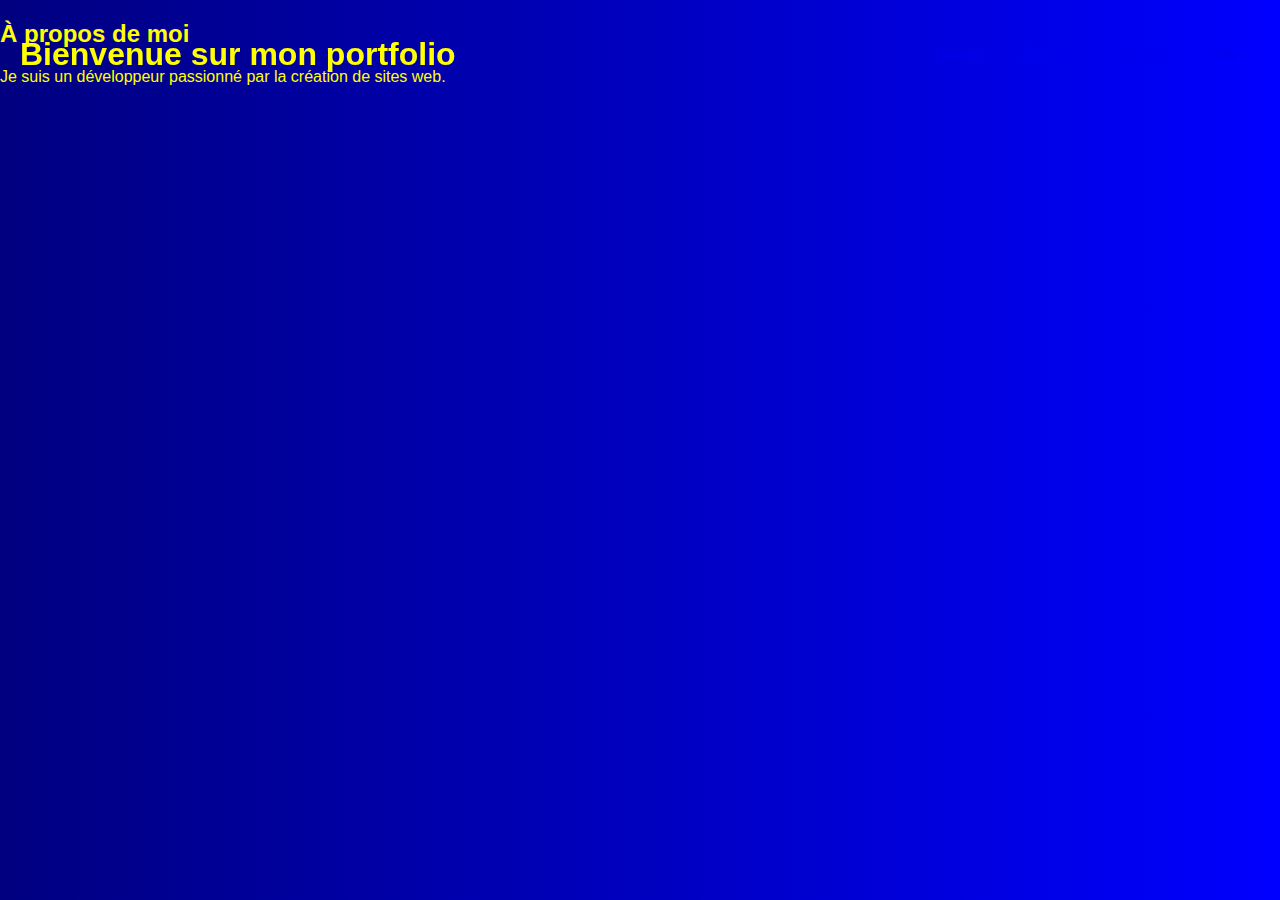
<file: scripts/about.html>
<!DOCTYPE html>
<html lang="fr">
<head>
    <meta charset="UTF-8">
    <meta name="viewport" content="width=device-width, initial-scale=1.0">
    <title>Mon Portfolio</title>
    <link rel="stylesheet" href="../styles/styles.css">
</head>
<body>
    <header>
        <h1>Bienvenue sur mon portfolio</h1>
        <nav>
            <ul>
                <li><a href="../index.html">Accueil</a></li>
                <li><a href="./about.html">À propos</a></li>
                <li><a href="./projects.html">Projets</a></li>
                <li><a href="./bilan.html">Bilan</a></li>
            </ul>
        </nav>
    </header>
    <h2>À propos de moi</h2>
    <p>Je suis un développeur passionné par la création de sites web.</p>
</body>
</html>
</file>
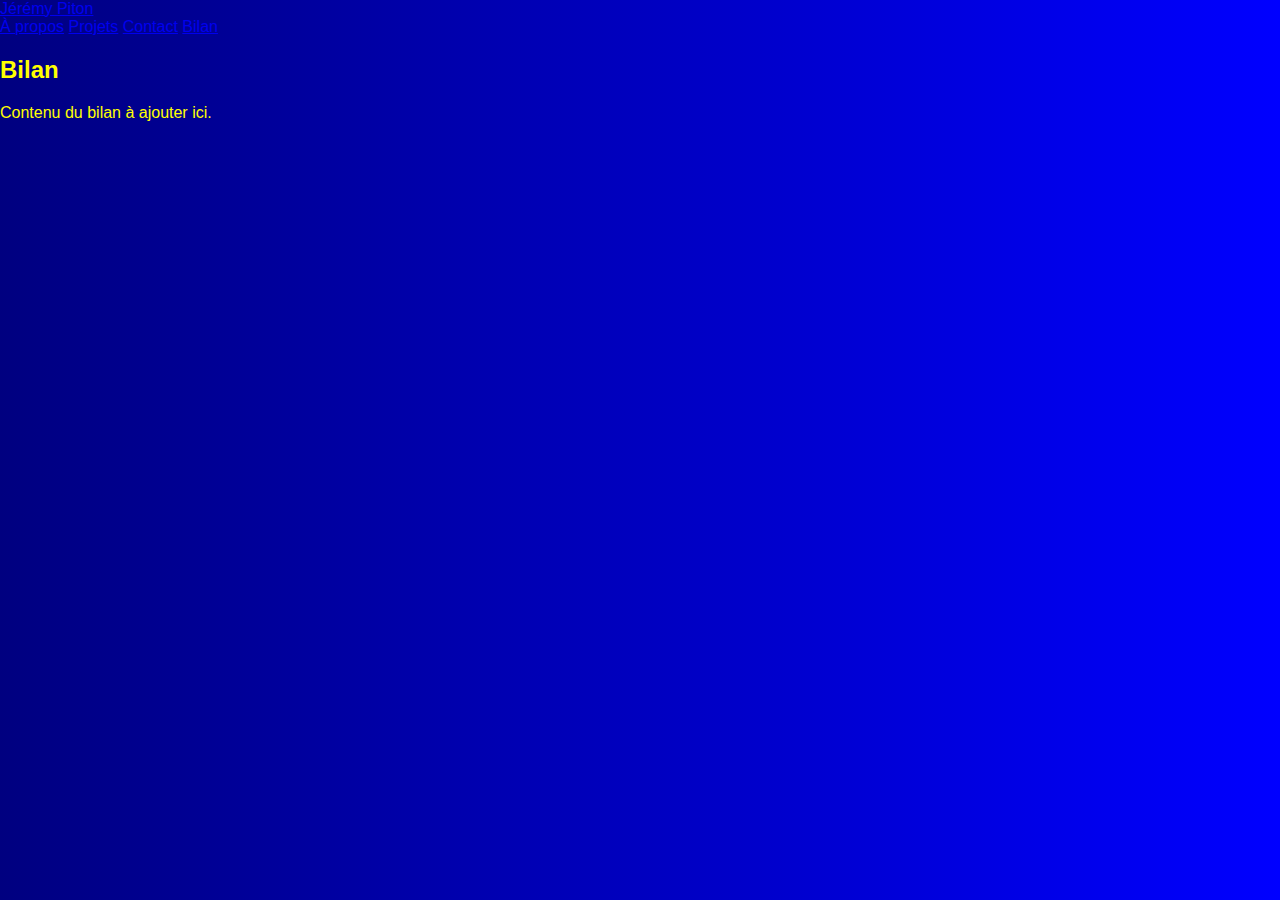
<file: scripts/bilan.html>
<!DOCTYPE html>
<html lang="fr">
<head>
    <meta charset="UTF-8">
    <meta name="viewport" content="width=device-width, initial-scale=1.0">
    <title>Mon Portfolio</title>
    <link rel="stylesheet" href="../styles/styles.css">
</head>
<body>
    <!-- Barre de navigation -->
    <div class="navbar">
        <div class="logo">
            <a href="../index.html">Jérémy Piton</a> <!-- Lien vers index.html -->
        </div>
        <div class="nav-links">
            <a href="./about.html">À propos</a>
            <a href="./projects.html">Projets</a>
            <a href="./contact.html">Contact</a>
            <a href="./bilan.html">Bilan</a>
        </div>
    </div>

    <h2 class="page-title falling">Bilan</h2> <!-- Ajout de la classe pour centrer -->
    <div class="bilan-container falling">
        <p>Contenu du bilan à ajouter ici.</p>
    </div>

</body>
</html>
</file>
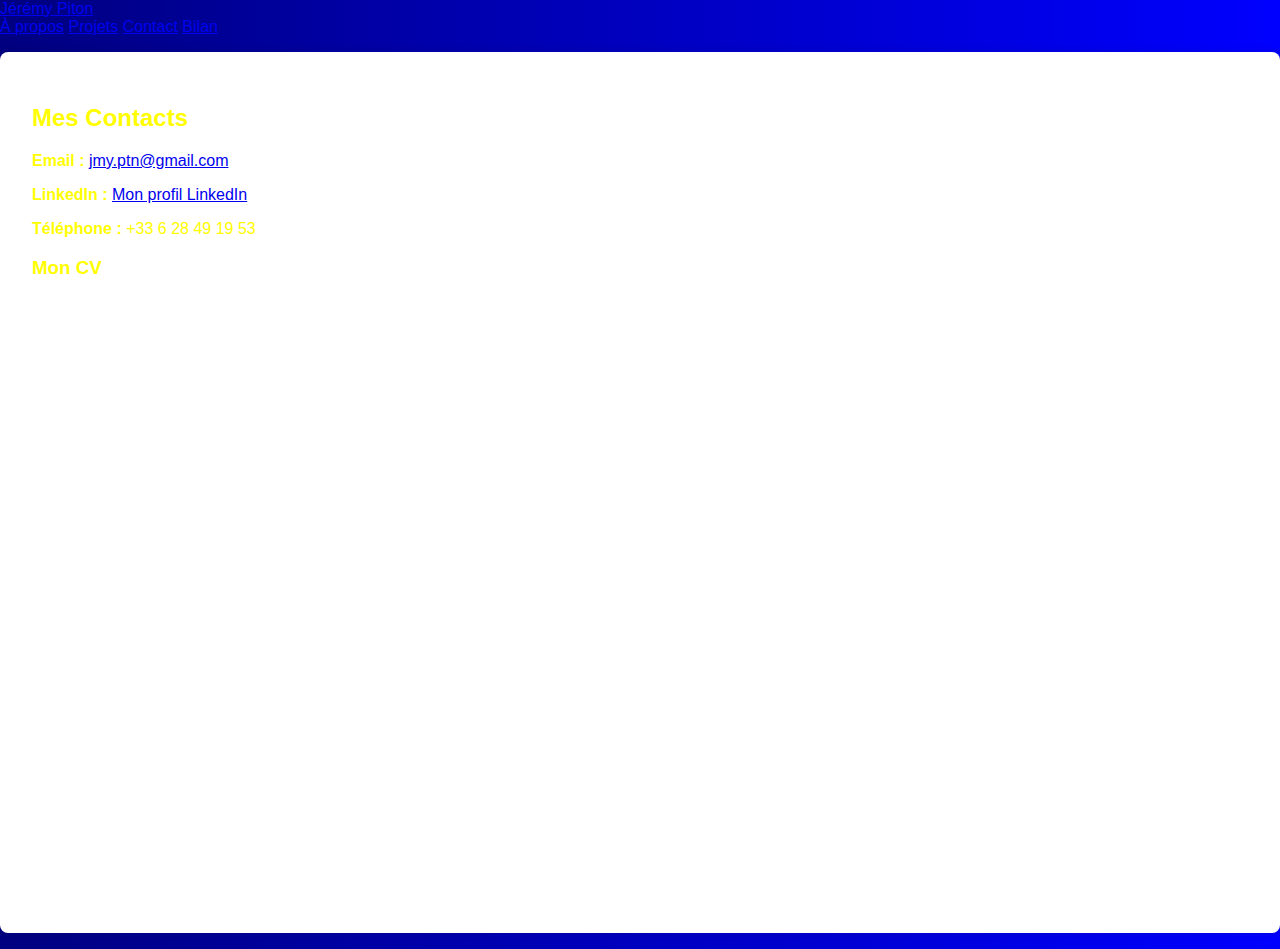
<file: scripts/contact.html>
<!DOCTYPE html>
<html lang="fr">
<head>
    <meta charset="UTF-8">
    <meta name="viewport" content="width=device-width, initial-scale=1.0">
    <title>Mon Portfolio</title>
    <link rel="stylesheet" href="../styles/styles.css">
</head>
<body>
    <!-- Barre de navigation -->
    <div class="navbar">
        <div class="logo">
            <a href="../index.html">Jérémy Piton</a> <!-- Lien vers index.html -->
        </div>
        <div class="nav-links">
            <a href="./about.html">À propos</a>
            <a href="./projects.html">Projets</a>
            <a href="./contact.html">Contact</a>
            <a href="./bilan.html">Bilan</a>
        </div>
    </div>

    <div>
        <section id="contact" class="falling"> <!-- Ajout de la classe "falling" -->
            <h2 class="page-title">Mes Contacts</h2> <!-- Ajout de la classe pour centrer -->
            <div class="contact-info">
                <p><strong>Email :</strong> <a href="mailto:jmy.ptn@gmail.com">jmy.ptn@gmail.com</a></p>
                <p><strong>LinkedIn :</strong> <a href="https://www.linkedin.com/in/jeremy-piton" target="_blank">Mon profil LinkedIn</a></p>
                <p><strong>Téléphone :</strong> +33 6 28 49 19 53</p>
            </div>
            <h3 class="page-title">Mon CV</h3>
            <div class="cv-container">
                <iframe src="../documents/CV.pdf" width="100%" height="600px" frameborder="0"></iframe>
            </div>
        </section>
    </div>

</body>
</html>
</file>
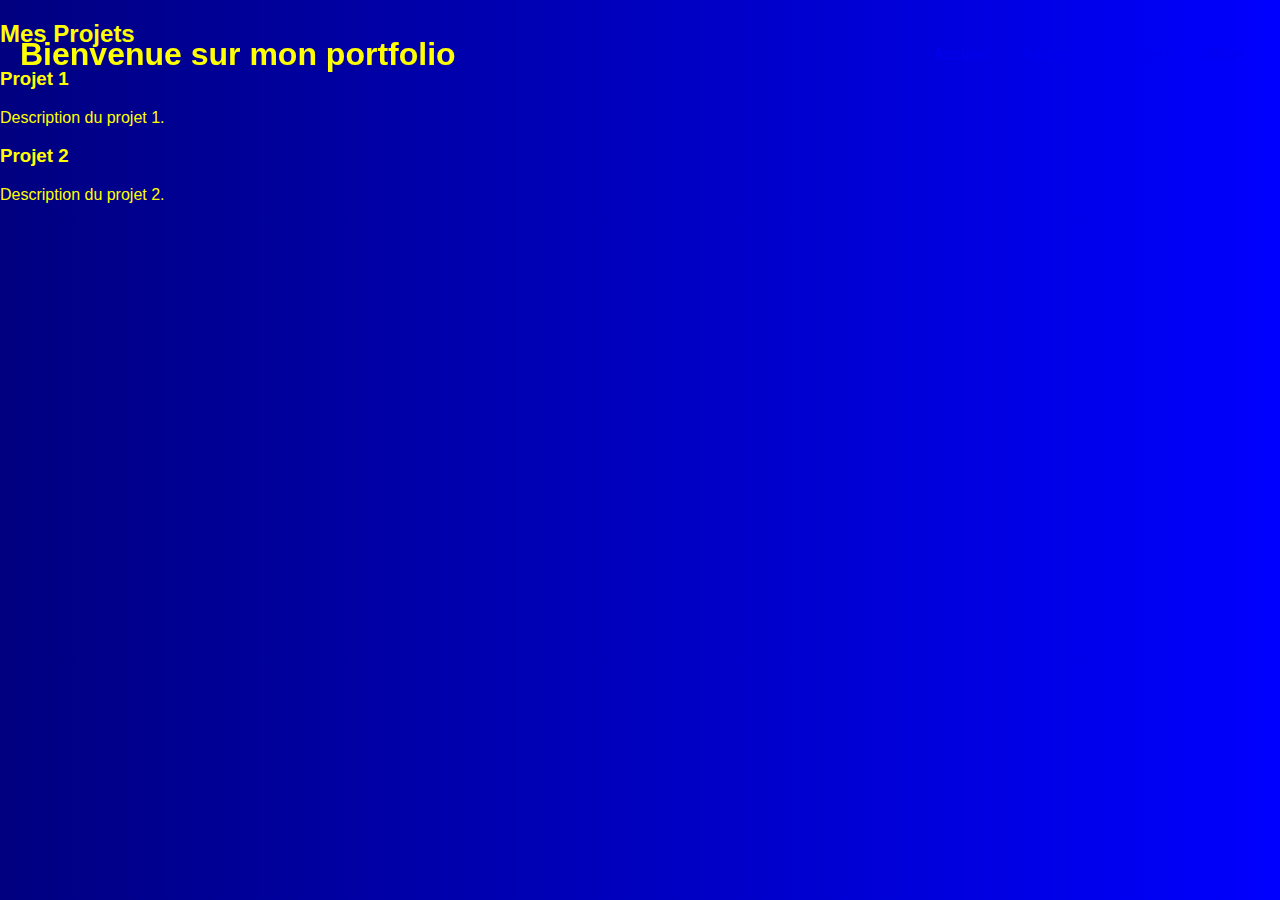
<file: scripts/projects.html>
<!DOCTYPE html>
<html lang="fr">
<head>
    <meta charset="UTF-8">
    <meta name="viewport" content="width=device-width, initial-scale=1.0">
    <title>Mon Portfolio</title>
    <link rel="stylesheet" href="../styles/styles.css">
</head>
<body>
    <header>
        <h1>Bienvenue sur mon portfolio</h1>
        <nav>
            <ul>
                <li><a href="../index.html">Accueil</a></li>
                <li><a href="./about.html">À propos</a></li>
                <li><a href="./projects.html">Projets</a></li>
                <li><a href="./bilan.html">Bilan</a></li>
            </ul>
        </nav>
    </header>
    <h2>Mes Projets</h2>
    <div class="project">
        <h3>Projet 1</h3>
        <p>Description du projet 1.</p>
    </div>
    <div class="project">
        <h3>Projet 2</h3>
        <p>Description du projet 2.</p>
    </div>
</body>
</html>
</file>
<file: styles/style.css>
* {
    margin: 0;
    padding: 0;
    box-sizing: border-box;
    font-family: 'Segoe UI', Tahoma, Geneva, Verdana, sans-serif;
}

body {
    background-color: #f5f7fa;
    color: #333;
}

header {
    background-color: #1e40af;
    color: white;
    padding: 1rem 2rem;
    box-shadow: 0 2px 10px rgba(0,0,0,0.1);
}

nav {
    display: flex;
    justify-content: space-between;
    align-items: center;
}

.logo {
    font-size: 1.8rem;
    font-weight: bold;
    display: flex;
    align-items: center;
}

.logo span {
    color: #60a5fa;
}

.nav-links {
    display: flex;
    gap: 1.5rem;
}

.nav-links a {
    color: white;
    text-decoration: none;
    font-weight: 500;
    transition: color 0.3s;
}

.nav-links a:hover {
    color: #60a5fa;
}

.auth-buttons a {
    padding: 0.5rem 1rem;
    border-radius: 5px;
    text-decoration: none;
    font-weight: 500;
    transition: all 0.3s;
}

.login {
    color: white;
    margin-right: 1rem;
}

.login:hover {
    color: #60a5fa;
}

.signup {
    background-color: #60a5fa;
    color: white;
}

.signup:hover {
    background-color: #3b82f6;
}

.hero {
    padding: 4rem 2rem;
    display: flex;
    flex-direction: column;
    align-items: center;
    text-align: center;
    background-color: #e0e7ff;
}

.hero h1 {
    font-size: 2.5rem;
    margin-bottom: 1rem;
    color: #1e40af;
}

.hero p {
    font-size: 1.2rem;
    max-width: 800px;
    margin-bottom: 2rem;
    color: #4b5563;
}

.hero-btn {
    padding: 0.8rem 1.5rem;
    background-color: #1e40af;
    color: white;
    border: none;
    border-radius: 5px;
    font-size: 1rem;
    font-weight: 500;
    cursor: pointer;
    transition: background-color 0.3s;
}

.hero-btn:hover {
    background-color: #1c3879;
}

.features {
    padding: 4rem 2rem;
    display: grid;
    grid-template-columns: repeat(auto-fit, minmax(300px, 1fr));
    gap: 2rem;
    max-width: 1200px;
    margin: 0 auto;
}

.feature-card {
    background-color: white;
    padding: 2rem;
    border-radius: 10px;
    box-shadow: 0 4px 6px rgba(0,0,0,0.05);
    transition: transform 0.3s;
}

.feature-card:hover {
    transform: translateY(-5px);
    box-shadow: 0 10px 15px rgba(0,0,0,0.1);
}

.feature-icon {
    font-size: 2rem;
    color: #1e40af;
    margin-bottom: 1rem;
}

.feature-card h3 {
    font-size: 1.5rem;
    margin-bottom: 1rem;
    color: #1e3a8a;
}

.feature-card p {
    color: #4b5563;
    line-height: 1.6;
}

footer {
    background-color: #1e3a8a;
    color: white;
    padding: 2rem;
    text-align: center;
}

footer p {
    margin-bottom: 1rem;
}

.social-links {
    display: flex;
    justify-content: center;
    gap: 1rem;
    margin-top: 1rem;
}

.social-links a {
    color: white;
    font-size: 1.5rem;
    transition: color 0.3s;
}

.social-links a:hover {
    color: #60a5fa;
}

.hero {
    padding: 4rem 2rem;
    display: flex;
    flex-direction: column;
    align-items: center;
    text-align: center;
    background: linear-gradient(135deg, #e0e7ff 0%, #c7d2fe 100%);
    position: relative;
    overflow: hidden;
}

.hero::before {
    content: '';
    position: absolute;
    top: -50%;
    left: -50%;
    width: 200%;
    height: 200%;
    background: radial-gradient(circle, rgba(30, 64, 175, 0.1) 0%, transparent 70%);
    animation: float 20s infinite linear;
}

@keyframes float {
    0% { transform: rotate(0deg); }
    100% { transform: rotate(360deg); }
}

.hero-content {
    position: relative;
    z-index: 2;
}

.hero h1 {
    font-size: 3rem;
    margin-bottom: 1rem;
    color: #1e40af;
    animation: slideInFromTop 1s ease-out;
}

.hero p {
    font-size: 1.3rem;
    max-width: 800px;
    margin-bottom: 2rem;
    color: #4b5563;
    animation: slideInFromBottom 1s ease-out 0.3s both;
}

.hero-btn {
    padding: 0.8rem 1.5rem;
    background-color: #1e40af;
    color: white;
    text-decoration: none;
    border-radius: 5px;
    font-weight: 500;
    transition: background-color 0.3s;
}

.hero-btn:hover {
    background-color: #3b82f6;
}

@keyframes slideInFromTop {
    0% { opacity: 0; transform: translateY(-50px); }
    100% { opacity: 1; transform: translateY(0); }
}

@keyframes slideInFromBottom {
    0% { opacity: 0; transform: translateY(50px); }
    100% { opacity: 1; transform: translateY(0); }
}

/* Styles pour la page Bilan*/

.bilan-container {
    max-width: 1000px;
    margin: 0 auto;
    padding: 2rem;
}

.bilan-header {
    text-align: center;
    margin-bottom: 3rem;
    padding: 2rem;
    background: linear-gradient(135deg, #e0e7ff 0%, #f0f4ff 100%);
    border-radius: 15px;
}

.bilan-header h1 {
    color: #1e40af;
    font-size: 2.5rem;
    margin-bottom: 1rem;
}

.bilan-header p {
    color: #4b5563;
    font-size: 1.2rem;
    max-width: 600px;
    margin: 0 auto;
}

.bilan-section {
    background: white;
    margin-bottom: 2rem;
    padding: 2.5rem;
    border-radius: 15px;
    box-shadow: 0 4px 15px rgba(0,0,0,0.08);
    transition: transform 0.3s ease, box-shadow 0.3s ease;
}

.bilan-section:hover {
    transform: translateY(-3px);
    box-shadow: 0 8px 25px rgba(0,0,0,0.12);
}

.bilan-section h2 {
    color: #1e3a8a;
    font-size: 1.8rem;
    margin-bottom: 1.5rem;
    display: flex;
    align-items: center;
    gap: 0.5rem;
}

.section-icon {
    font-size: 1.5rem;
}

.bilan-section p {
    color: #4b5563;
    line-height: 1.8;
    margin-bottom: 1rem;
    font-size: 1.1rem;
}

.highlight-box {
    background: linear-gradient(135deg, #dbeafe 0%, #eff6ff 100%);
    padding: 1.5rem;
    border-radius: 10px;
    border-left: 4px solid #3b82f6;
    margin: 1.5rem 0;
}

.highlight-box p {
    margin: 0;
    font-weight: 500;
    color: #1e40af;
}

.skills-grid {
    display: grid;
    grid-template-columns: repeat(auto-fit, minmax(200px, 1fr));
    gap: 1rem;
    margin: 1.5rem 0;
}

.skill-item {
    background: #f8fafc;
    padding: 1rem;
    border-radius: 8px;
    text-align: center;
    border: 2px solid #e2e8f0;
    transition: all 0.3s ease;
}

.skill-item:hover {
    border-color: #3b82f6;
    background: #eff6ff;
}

.skill-item strong {
    color: #1e40af;
}
</file>
<file: styles/styles.css>
html{
    color:  yellow
}

body {
    background: linear-gradient(to right, navy, blue);
    font-family: Arial, sans-serif;
    margin: 0;
    padding: 0;
    background-color: #f4f4f4;
}

header {
    background-color: linear-gradient(to right, #800000, #FF0000);
    padding: 15px;
    display: flex;
    justify-content: space-between;
    align-items: center;
    padding-left: 20px;
    padding-right: 20px;
    position: fixed;
    top: 0;
    width: 100%;
    box-sizing: border-box;
    z-index: 10;
}

nav ul {
    list-style: none;
    padding: 0;
}

nav ul li {
    display: inline;
    margin: 0 1rem;
}

nav ul li a {
    text-decoration: none;
}

section {
    padding: 2rem;
    margin: 1rem 0;
    background-color: #fff;
    border-radius: 8px;
    box-shadow: 0 0 10px rgba(0, 0, 0, 0.1);
}

.project {
    margin-bottom: 1rem;
}

form {
    display: flex;
    flex-direction: column;
}

form label {
    margin-bottom: 0.5rem;
}

form input, form textarea {
    margin-bottom: 1rem;
    padding: 0.5rem;
    border: 1px solid #ccc;
    border-radius: 4px;
}

form button {
    padding: 0.5rem;
    border: none;
    border-radius: 4px;
    background-color: #333;
    color: #fff;
    cursor: pointer;
}

form button:hover {
    background-color: #555;
}

table {
    width: 100%;
    border-collapse: collapse;
    margin: 0 auto; /* Centrer le tableau */
}
th, td {
    border: 1px solid #ddd;
    padding: 8px;
    text-align: center; /* Centrer le contenu des cellules */
    border: none;
}
th {
    background-color: #f2f2f2;
}
.project-img {
    width: 100px;
    height: 100px;
    object-fit: cover;
}
</file>
